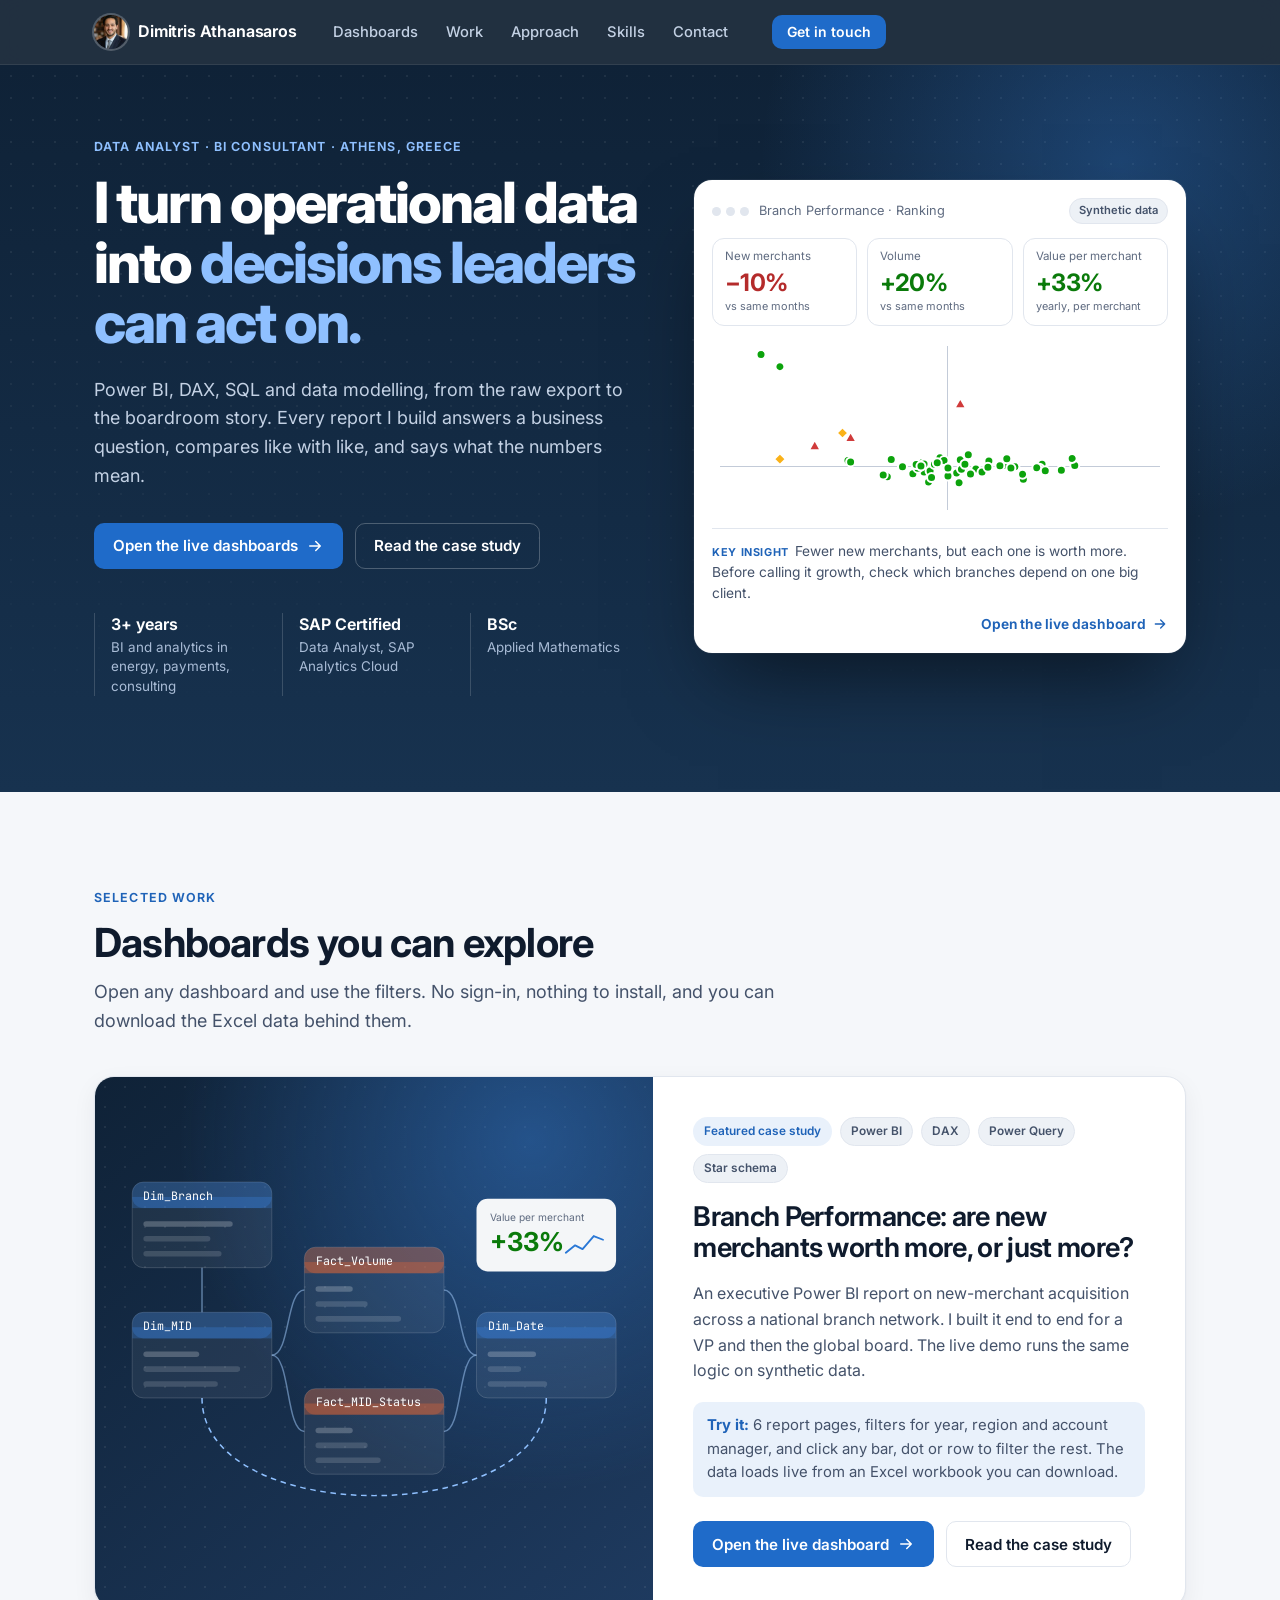
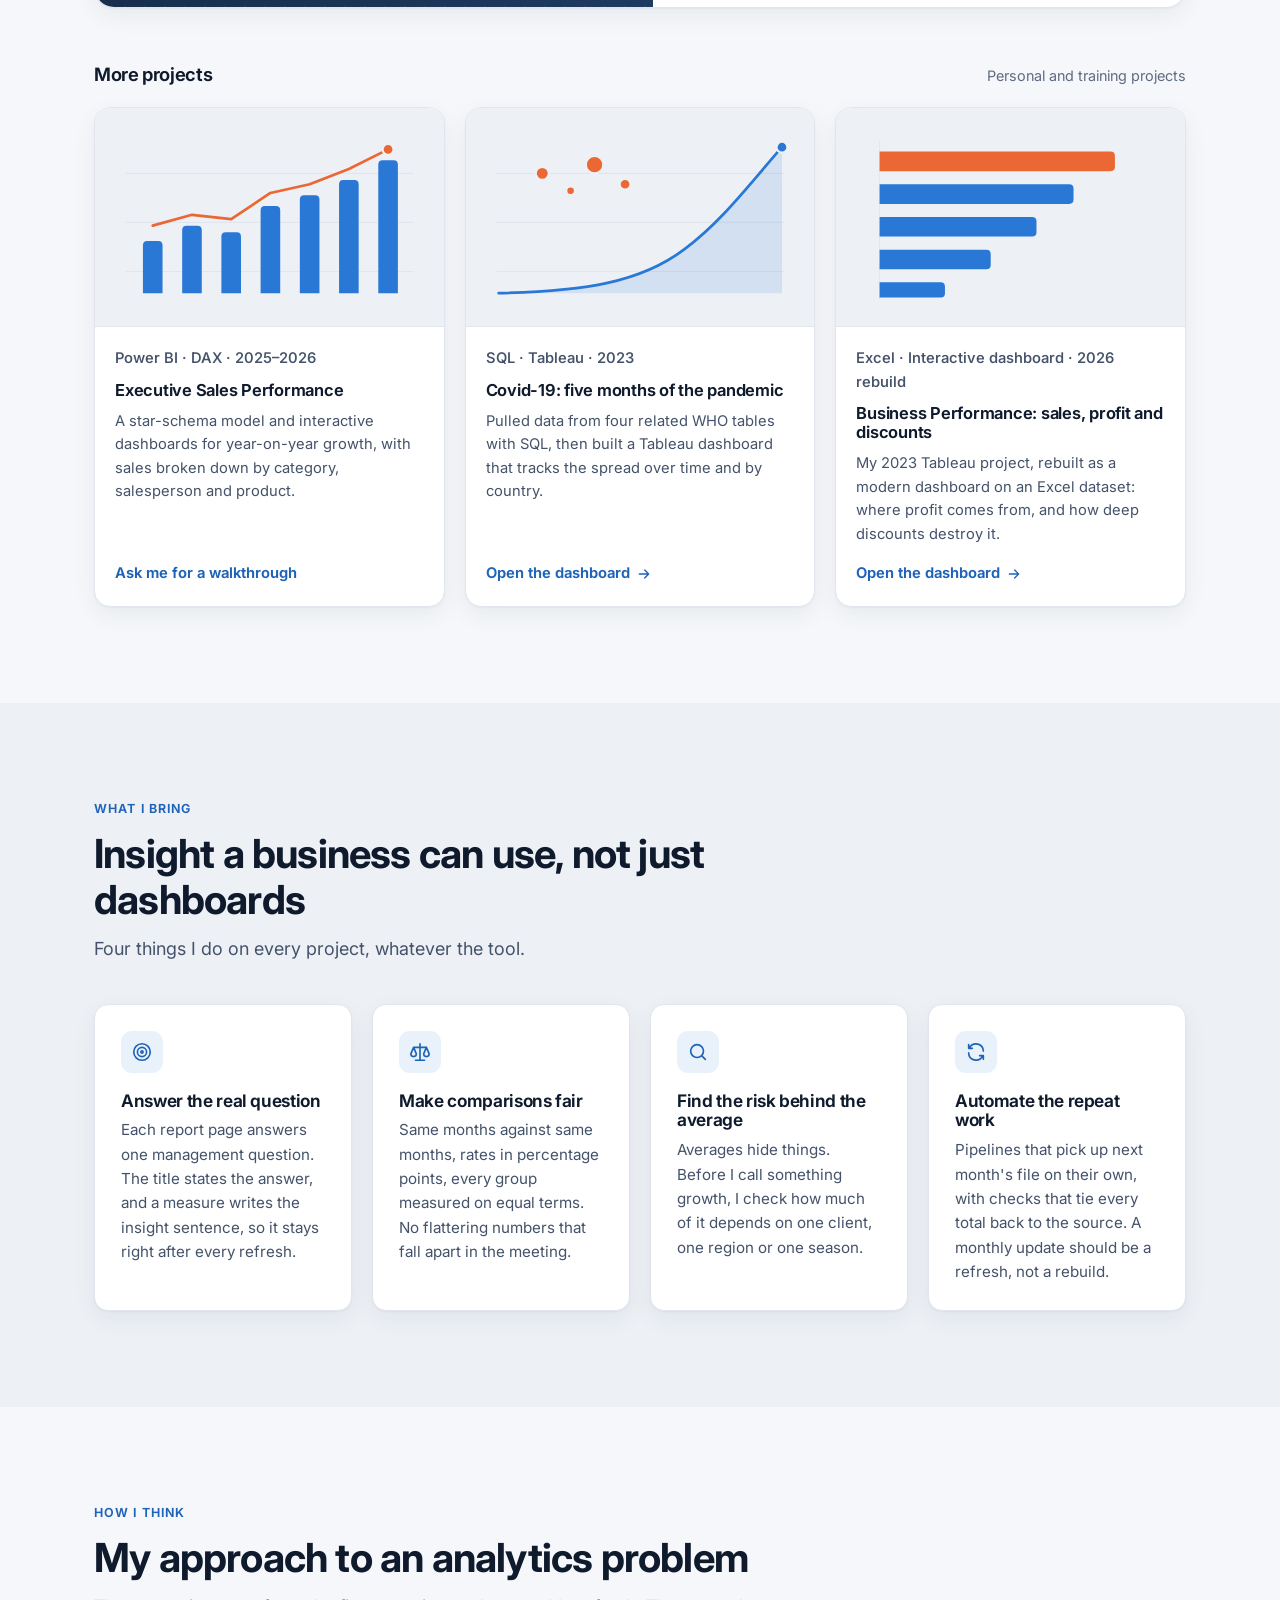
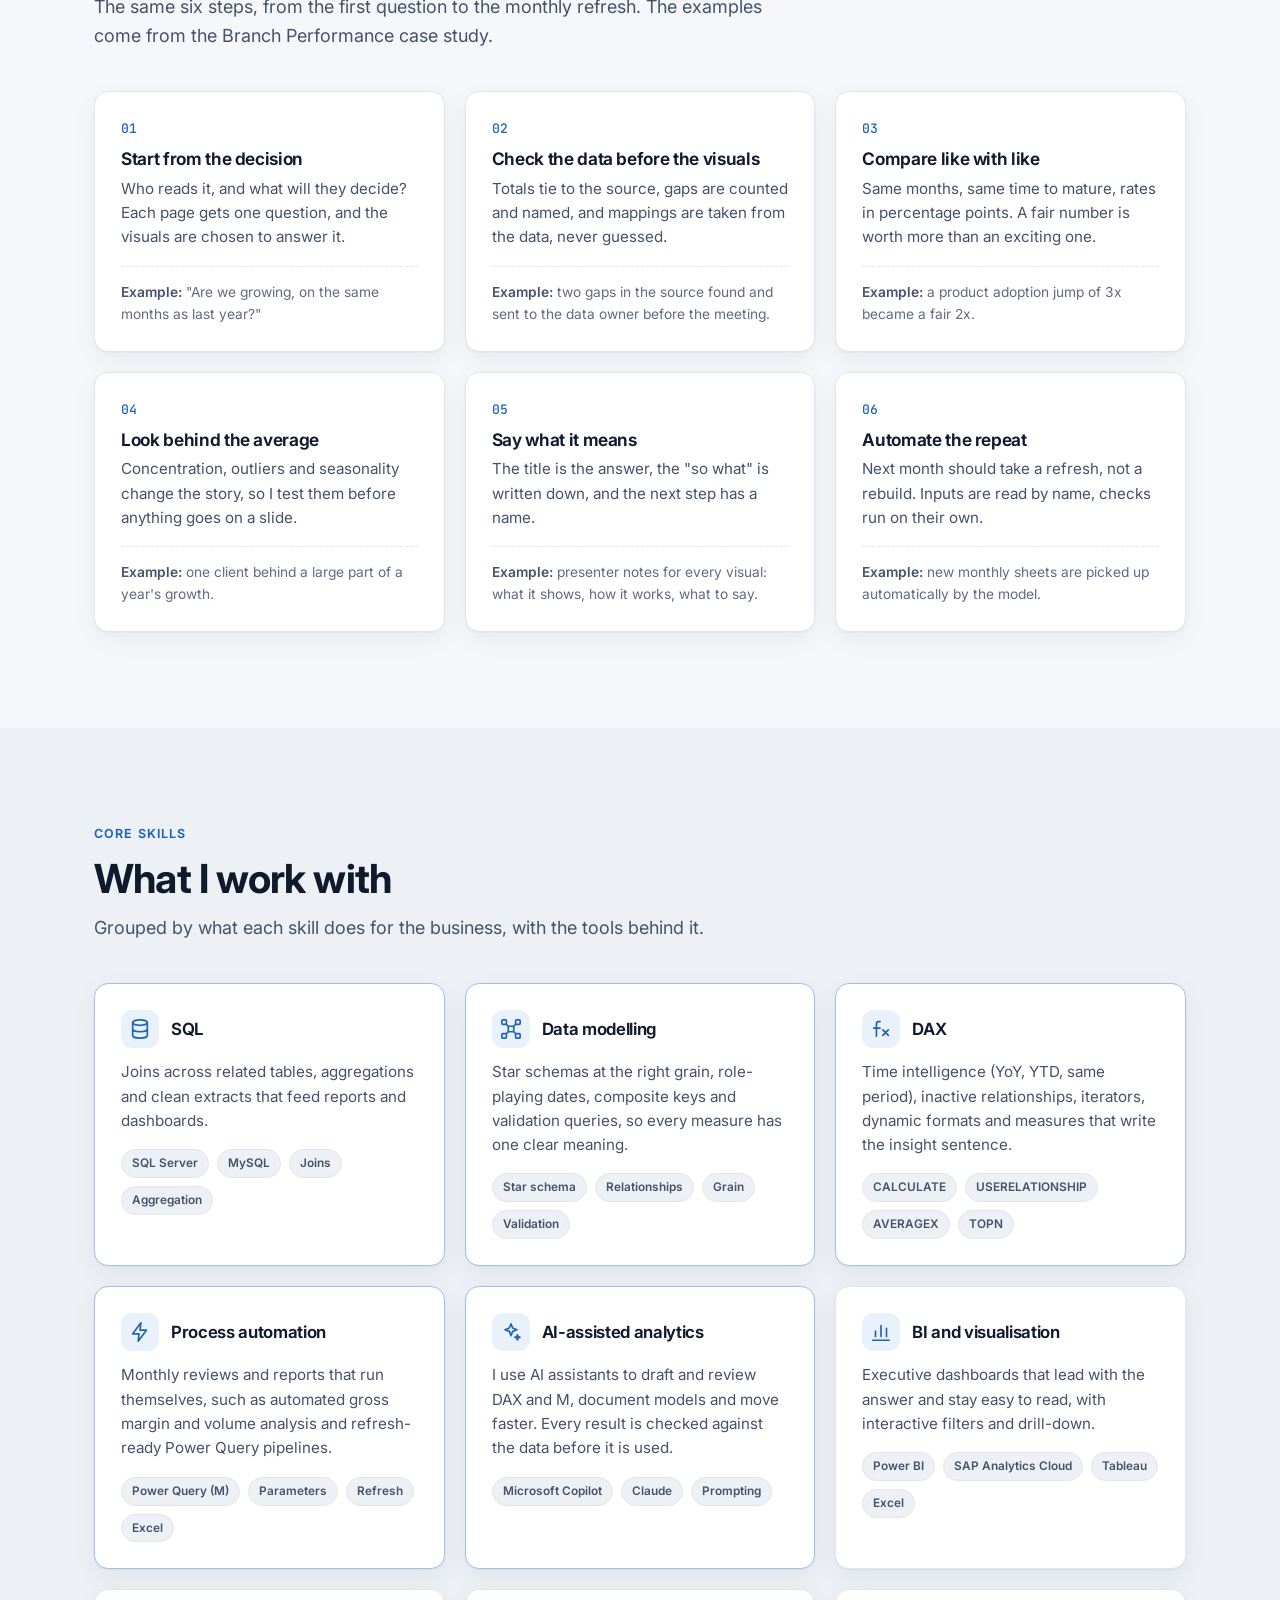
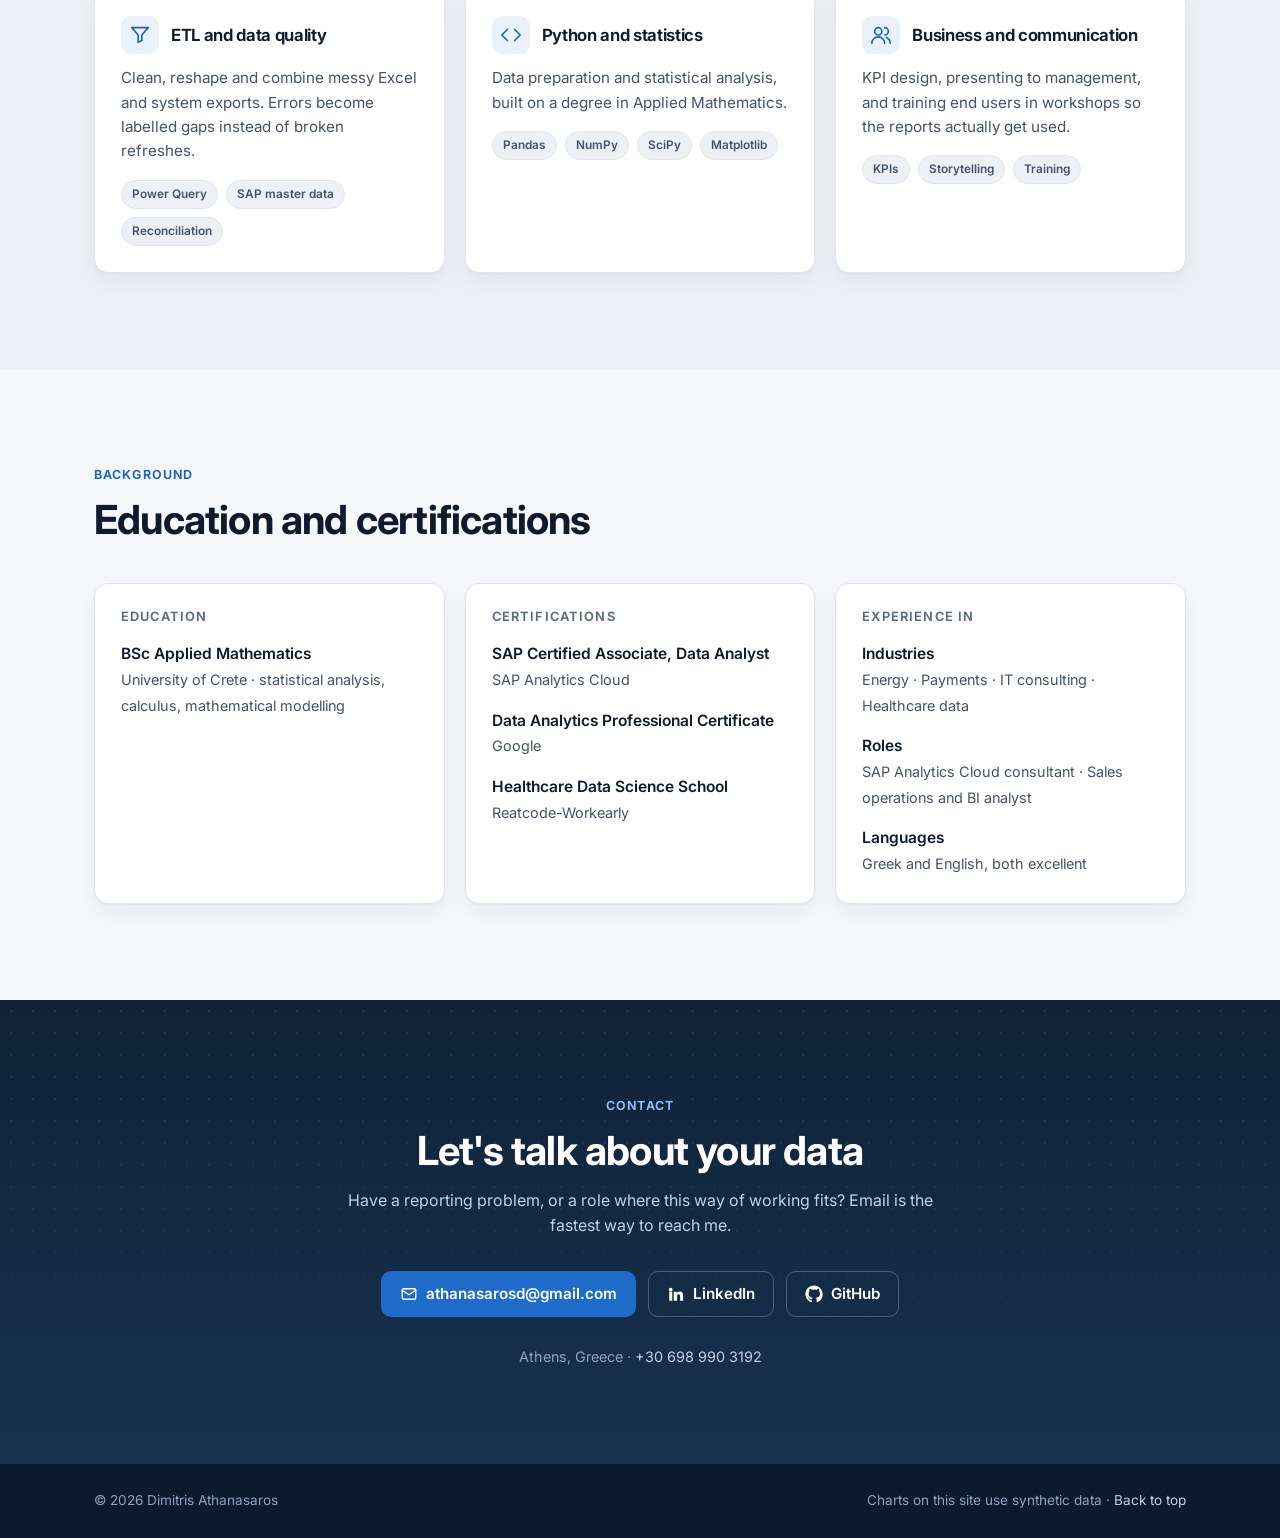
<file: index.html>
<!doctype html>
<html lang="en">
<head>
  <meta charset="utf-8">
  <meta name="viewport" content="width=device-width, initial-scale=1">
  <title>Dimitris Athanasaros · Data Analyst &amp; BI Consultant</title>
  <meta name="description" content="Data Analyst and BI consultant in Athens. Power BI, DAX, SQL and data modelling: reports that answer a business question, compare fairly and say what it means.">
  <meta name="author" content="Dimitris Athanasaros">
  <meta name="theme-color" content="#0f2237">
  <link rel="canonical" href="https://dimitrisatha.github.io/DataDim.github.io/">
  <meta property="og:type" content="website">
  <meta property="og:title" content="Dimitris Athanasaros · Data Analyst &amp; BI Consultant">
  <meta property="og:description" content="Power BI, DAX, SQL and data modelling, from the raw export to the boardroom story.">
  <meta property="og:url" content="https://dimitrisatha.github.io/DataDim.github.io/">
  <meta property="og:image" content="https://dimitrisatha.github.io/DataDim.github.io/images/og-cover.png">
  <meta name="twitter:card" content="summary_large_image">
  <link rel="icon" href="favicon.svg" type="image/svg+xml">
  <link rel="preconnect" href="https://fonts.googleapis.com">
  <link rel="preconnect" href="https://fonts.gstatic.com" crossorigin>
  <link rel="stylesheet" href="https://fonts.googleapis.com/css2?family=Inter:wght@400;500;600;700;800&amp;family=JetBrains+Mono:wght@400;500;600&amp;display=swap">
  <link rel="stylesheet" href="css/site.css">
</head>
<body>
  <a class="skip" href="#main">Skip to content</a>

  <header class="nav">
    <div class="wrap nav-in">
      <a class="brand" href="./" aria-label="Dimitris Athanasaros, home"><img class="avatar" src="images/avatar-96.jpg" alt="" width="34" height="34"><span class="brand-name">Dimitris Athanasaros</span></a>
      <nav aria-label="Main">
        <ul class="nav-links">
          <li><a href="dashboard.html">Dashboards</a></li>
          <li><a href="#work">Work</a></li>
          <li><a href="#approach">Approach</a></li>
          <li><a href="#skills">Skills</a></li>
          <li><a href="#contact">Contact</a></li>
        </ul>
      </nav>
      <a class="btn btn-sm btn-primary nav-cta" href="mailto:athanasarosd@gmail.com">Get in touch</a>
    </div>
  </header>

  <main id="main">
    <!-- Hero -->
    <section class="hero">
      <div class="wrap hero-grid">
        <div>
          <p class="eyebrow">Data Analyst · BI Consultant · Athens, Greece</p>
          <h1>I turn operational data into <em>decisions leaders can act on.</em></h1>
          <p class="lead">Power BI, DAX, SQL and data modelling, from the raw export to the boardroom story. Every report I build answers a business question, compares like with like, and says what the numbers mean.</p>
          <div class="cta-row">
            <a class="btn btn-primary" href="dashboard.html">Open the live dashboards
              <svg viewBox="0 0 24 24" fill="none" stroke="currentColor" stroke-width="2" stroke-linecap="round" stroke-linejoin="round" aria-hidden="true"><path d="M5 12h14M13 6l6 6-6 6"/></svg></a>
            <a class="btn btn-ghost-dark" href="branch-performance.html">Read the case study</a>
          </div>
          <ul class="hero-facts">
            <li><strong>3+ years</strong>BI and analytics in energy, payments, consulting</li>
            <li><strong>SAP Certified</strong>Data Analyst, SAP Analytics Cloud</li>
            <li><strong>BSc</strong>Applied Mathematics</li>
          </ul>
        </div>

        <a class="preview-link" href="dashboard.html" aria-label="Open the live Branch Performance dashboard">
        <figure class="preview">
          <div class="preview-head">
            <span class="dots" aria-hidden="true"><i></i><i></i><i></i></span>
            <span>Branch Performance · Ranking</span>
            <span class="tag-synth">Synthetic data</span>
          </div>
          <div class="preview-kpis">
            <div class="kpi"><span class="kpi-label">New merchants</span><span class="kpi-value down">−10%</span><span class="kpi-sub">vs same months</span></div>
            <div class="kpi"><span class="kpi-label">Volume</span><span class="kpi-value up">+20%</span><span class="kpi-sub">vs same months</span></div>
            <div class="kpi"><span class="kpi-label">Value per merchant</span><span class="kpi-value up">+33%</span><span class="kpi-sub">yearly, per merchant</span></div>
          </div>
          <div class="preview-chart" id="hero-scatter"></div>
          <figcaption class="preview-insight"><span class="insight-tag">Key insight</span>Fewer new merchants, but each one is worth more. Before calling it growth, check which branches depend on one big client.</figcaption>
          <p class="preview-open">Open the live dashboard <svg viewBox="0 0 24 24" fill="none" stroke="currentColor" stroke-width="2" stroke-linecap="round" stroke-linejoin="round" aria-hidden="true"><path d="M5 12h14M13 6l6 6-6 6"/></svg></p>
        </figure>
        </a>
      </div>
    </section>

    <!-- Work -->
    <section class="section" id="work">
      <div class="wrap">
        <div class="section-head">
          <p class="eyebrow">Selected work</p>
          <h2>Dashboards you can explore</h2>
          <p class="lead">Open any dashboard and use the filters. No sign-in, nothing to install, and you can download the Excel data behind them.</p>
        </div>

        <article class="feature">
          <a class="feature-art" href="dashboard.html" tabindex="-1" aria-hidden="true">
            <svg viewBox="0 0 600 400" preserveAspectRatio="xMidYMid meet">
              <g fill="none" stroke="#9cc4f2" stroke-opacity=".55" stroke-width="1.6">
                <path d="M115 120V168"/>
                <path d="M190 214C210 214 205 144 225 144"/>
                <path d="M190 214C210 214 205 296 225 296"/>
                <path d="M375 144C395 144 390 214 410 214"/>
                <path d="M375 296C395 296 390 214 410 214"/>
              </g>
              <path d="M115 260C115 400 485 400 485 260" fill="none" stroke="#8fc0ff" stroke-width="1.6" stroke-dasharray="6 5"/>
              <g font-family="JetBrains Mono, monospace" font-size="12.5" fill="#fff">
                <g transform="translate(40 28)"><rect width="150" height="92" rx="12" fill="#fff" fill-opacity=".06" stroke="#fff" stroke-opacity=".16"/><rect width="150" height="28" rx="12" fill="#3987e5" fill-opacity=".28"/><rect y="16" width="150" height="12" fill="#3987e5" fill-opacity=".28"/><text x="12" y="19">Dim_Branch</text><rect x="12" y="42" width="96" height="6" rx="3" fill="#fff" fill-opacity=".22"/><rect x="12" y="58" width="72" height="6" rx="3" fill="#fff" fill-opacity=".14"/><rect x="12" y="74" width="84" height="6" rx="3" fill="#fff" fill-opacity=".14"/></g>
                <g transform="translate(40 168)"><rect width="150" height="92" rx="12" fill="#fff" fill-opacity=".06" stroke="#fff" stroke-opacity=".16"/><rect width="150" height="28" rx="12" fill="#3987e5" fill-opacity=".28"/><rect y="16" width="150" height="12" fill="#3987e5" fill-opacity=".28"/><text x="12" y="19">Dim_MID</text><rect x="12" y="42" width="60" height="6" rx="3" fill="#fff" fill-opacity=".22"/><rect x="12" y="58" width="104" height="6" rx="3" fill="#fff" fill-opacity=".14"/><rect x="12" y="74" width="80" height="6" rx="3" fill="#fff" fill-opacity=".14"/></g>
                <g transform="translate(225 98)"><rect width="150" height="92" rx="12" fill="#fff" fill-opacity=".06" stroke="#fff" stroke-opacity=".16"/><rect width="150" height="28" rx="12" fill="#eb6834" fill-opacity=".32"/><rect y="16" width="150" height="12" fill="#eb6834" fill-opacity=".32"/><text x="12" y="19">Fact_Volume</text><rect x="12" y="42" width="40" height="6" rx="3" fill="#fff" fill-opacity=".22"/><rect x="12" y="58" width="56" height="6" rx="3" fill="#fff" fill-opacity=".14"/><rect x="12" y="74" width="92" height="6" rx="3" fill="#fff" fill-opacity=".14"/></g>
                <g transform="translate(225 250)"><rect width="150" height="92" rx="12" fill="#fff" fill-opacity=".06" stroke="#fff" stroke-opacity=".16"/><rect width="150" height="28" rx="12" fill="#eb6834" fill-opacity=".32"/><rect y="16" width="150" height="12" fill="#eb6834" fill-opacity=".32"/><text x="12" y="19">Fact_MID_Status</text><rect x="12" y="42" width="40" height="6" rx="3" fill="#fff" fill-opacity=".22"/><rect x="12" y="58" width="56" height="6" rx="3" fill="#fff" fill-opacity=".14"/><rect x="12" y="74" width="70" height="6" rx="3" fill="#fff" fill-opacity=".14"/></g>
                <g transform="translate(410 168)"><rect width="150" height="92" rx="12" fill="#fff" fill-opacity=".06" stroke="#fff" stroke-opacity=".16"/><rect width="150" height="28" rx="12" fill="#3987e5" fill-opacity=".28"/><rect y="16" width="150" height="12" fill="#3987e5" fill-opacity=".28"/><text x="12" y="19">Dim_Date</text><rect x="12" y="42" width="52" height="6" rx="3" fill="#fff" fill-opacity=".22"/><rect x="12" y="58" width="36" height="6" rx="3" fill="#fff" fill-opacity=".14"/><rect x="12" y="74" width="64" height="6" rx="3" fill="#fff" fill-opacity=".14"/></g>
              </g>
              <g transform="translate(410 46)">
                <rect width="150" height="78" rx="12" fill="#fff" fill-opacity=".95"/>
                <text x="14" y="24" font-family="Inter, sans-serif" font-size="11" fill="#5f6b80">Value per merchant</text>
                <text x="14" y="56" font-family="Inter, sans-serif" font-size="28" font-weight="700" fill="#0a7a0a">+33%</text>
                <path d="M96 58l10-8 8 4 12-14 10 4" fill="none" stroke="#2a78d6" stroke-width="2" stroke-linecap="round" stroke-linejoin="round"/>
              </g>
            </svg>
          </a>
          <div class="feature-body">
            <div class="chips">
              <span class="chip chip-accent">Featured case study</span>
              <span class="chip">Power BI</span>
              <span class="chip">DAX</span>
              <span class="chip">Power Query</span>
              <span class="chip">Star schema</span>
            </div>
            <h3>Branch Performance: are new merchants worth more, or just more?</h3>
            <p>An executive Power BI report on new-merchant acquisition across a national branch network. I built it end to end for a VP and then the global board. The live demo runs the same logic on synthetic data.</p>
            <p class="feature-try"><b>Try it:</b> 6 report pages, filters for year, region and account manager, and click any bar, dot or row to filter the rest. The data loads live from an Excel workbook you can download.</p>
            <div class="cta-row feature-cta">
              <a class="btn btn-primary" href="dashboard.html">Open the live dashboard <svg viewBox="0 0 24 24" fill="none" stroke="currentColor" stroke-width="2" stroke-linecap="round" stroke-linejoin="round" aria-hidden="true"><path d="M5 12h14M13 6l6 6-6 6"/></svg></a>
              <a class="btn btn-outline" href="branch-performance.html">Read the case study</a>
            </div>
          </div>
        </article>

        <div class="sub-head">
          <h3>More projects</h3>
          <p>Personal and training projects</p>
        </div>
        <div class="projects">
          <article class="project">
            <div class="project-art" aria-hidden="true">
              <svg viewBox="0 0 320 200" preserveAspectRatio="xMidYMid slice">
                <rect class="art-bg" width="320" height="200"/>
                <path class="art-grid" d="M28 60H292M28 105H292M28 150H292"/>
                <path class="art-a" d="M44 170V126Q44 122 48 122H58Q62 122 62 126V170Z"/>
                <path class="art-a" d="M80 170V112Q80 108 84 108H94Q98 108 98 112V170Z"/>
                <path class="art-a" d="M116 170V118Q116 114 120 114H130Q134 114 134 118V170Z"/>
                <path class="art-a" d="M152 170V94Q152 90 156 90H166Q170 90 170 94V170Z"/>
                <path class="art-a" d="M188 170V84Q188 80 192 80H202Q206 80 206 84V170Z"/>
                <path class="art-a" d="M224 170V70Q224 66 228 66H238Q242 66 242 70V170Z"/>
                <path class="art-a" d="M260 170V52Q260 48 264 48H274Q278 48 278 52V170Z"/>
                <path class="art-line-b" d="M53 108L89 98L125 102L161 78L197 70L233 56L269 38"/>
                <circle class="art-b art-ring" cx="269" cy="38" r="5"/>
              </svg>
            </div>
            <div class="project-body">
              <p class="project-meta">Power BI · DAX · 2025–2026</p>
              <h4>Executive Sales Performance</h4>
              <p>A star-schema model and interactive dashboards for year-on-year growth, with sales broken down by category, salesperson and product.</p>
              <p class="project-foot"><a class="link-arrow" href="mailto:athanasarosd@gmail.com?subject=Executive%20Sales%20Performance%20walkthrough">Ask me for a walkthrough</a></p>
            </div>
          </article>

          <article class="project">
            <div class="project-art" aria-hidden="true">
              <svg viewBox="0 0 320 200" preserveAspectRatio="xMidYMid slice">
                <rect class="art-bg" width="320" height="200"/>
                <path class="art-grid" d="M28 60H292M28 105H292M28 150H292"/>
                <path class="art-a-soft" d="M30 170C110 168 160 160 200 130C235 104 260 70 290 36V170Z"/>
                <path class="art-line-a" d="M30 170C110 168 160 160 200 130C235 104 260 70 290 36"/>
                <circle class="art-a art-ring" cx="290" cy="36" r="5"/>
                <circle class="art-b art-ring" cx="70" cy="60" r="6"/>
                <circle class="art-b art-ring" cx="96" cy="76" r="4"/>
                <circle class="art-b art-ring" cx="118" cy="52" r="8"/>
                <circle class="art-b art-ring" cx="146" cy="70" r="5"/>
              </svg>
            </div>
            <div class="project-body">
              <p class="project-meta">SQL · Tableau · 2023</p>
              <h4>Covid-19: five months of the pandemic</h4>
              <p>Pulled data from four related WHO tables with SQL, then built a Tableau dashboard that tracks the spread over time and by country.</p>
              <p class="project-foot"><a class="link-arrow" href="dashboard.html#dash=covid">Open the dashboard <svg viewBox="0 0 24 24" fill="none" stroke="currentColor" stroke-width="2" stroke-linecap="round" stroke-linejoin="round" aria-hidden="true"><path d="M5 12h14M13 6l6 6-6 6"/></svg></a></p>
            </div>
          </article>

          <article class="project">
            <div class="project-art" aria-hidden="true">
              <svg viewBox="0 0 320 200" preserveAspectRatio="xMidYMid slice">
                <rect class="art-bg" width="320" height="200"/>
                <path class="art-grid" d="M40 30V176"/>
                <path class="art-b" d="M40 40H252Q256 40 256 44V54Q256 58 252 58H40Z"/>
                <path class="art-a" d="M40 70H214Q218 70 218 74V84Q218 88 214 88H40Z"/>
                <path class="art-a" d="M40 100H180Q184 100 184 104V114Q184 118 180 118H40Z"/>
                <path class="art-a" d="M40 130H138Q142 130 142 134V144Q142 148 138 148H40Z"/>
                <path class="art-a" d="M40 160H96Q100 160 100 164V170Q100 174 96 174H40Z"/>
              </svg>
            </div>
            <div class="project-body">
              <p class="project-meta">Excel · Interactive dashboard · 2026 rebuild</p>
              <h4>Business Performance: sales, profit and discounts</h4>
              <p>My 2023 Tableau project, rebuilt as a modern dashboard on an Excel dataset: where profit comes from, and how deep discounts destroy it.</p>
              <p class="project-foot"><a class="link-arrow" href="dashboard.html#dash=business">Open the dashboard <svg viewBox="0 0 24 24" fill="none" stroke="currentColor" stroke-width="2" stroke-linecap="round" stroke-linejoin="round" aria-hidden="true"><path d="M5 12h14M13 6l6 6-6 6"/></svg></a></p>
            </div>
          </article>

        </div>
      </div>
    </section>

    <!-- Value -->
    <section class="section section-alt" id="value">
      <div class="wrap">
        <div class="section-head">
          <p class="eyebrow">What I bring</p>
          <h2>Insight a business can use, not just dashboards</h2>
          <p class="lead">Four things I do on every project, whatever the tool.</p>
        </div>
        <div class="grid-4">
          <article class="card">
            <div class="icon-badge"><svg viewBox="0 0 24 24" fill="none" stroke="currentColor" stroke-width="1.8" stroke-linecap="round" stroke-linejoin="round" aria-hidden="true"><circle cx="12" cy="12" r="9"/><circle cx="12" cy="12" r="5"/><circle cx="12" cy="12" r="1.2"/></svg></div>
            <h3>Answer the real question</h3>
            <p>Each report page answers one management question. The title states the answer, and a measure writes the insight sentence, so it stays right after every refresh.</p>
          </article>
          <article class="card">
            <div class="icon-badge"><svg viewBox="0 0 24 24" fill="none" stroke="currentColor" stroke-width="1.8" stroke-linecap="round" stroke-linejoin="round" aria-hidden="true"><path d="M12 3v18M7 21h10M5 7h14M5 7l-3 7a3 3 0 0 0 6 0zM19 7l-3 7a3 3 0 0 0 6 0z"/></svg></div>
            <h3>Make comparisons fair</h3>
            <p>Same months against same months, rates in percentage points, every group measured on equal terms. No flattering numbers that fall apart in the meeting.</p>
          </article>
          <article class="card">
            <div class="icon-badge"><svg viewBox="0 0 24 24" fill="none" stroke="currentColor" stroke-width="1.8" stroke-linecap="round" stroke-linejoin="round" aria-hidden="true"><circle cx="11" cy="11" r="7"/><path d="m20 20-3.5-3.5"/></svg></div>
            <h3>Find the risk behind the average</h3>
            <p>Averages hide things. Before I call something growth, I check how much of it depends on one client, one region or one season.</p>
          </article>
          <article class="card">
            <div class="icon-badge"><svg viewBox="0 0 24 24" fill="none" stroke="currentColor" stroke-width="1.8" stroke-linecap="round" stroke-linejoin="round" aria-hidden="true"><path d="M20 11a8 8 0 0 0-14.9-3.9M4 4v4h4M4 13a8 8 0 0 0 14.9 3.9M20 20v-4h-4"/></svg></div>
            <h3>Automate the repeat work</h3>
            <p>Pipelines that pick up next month's file on their own, with checks that tie every total back to the source. A monthly update should be a refresh, not a rebuild.</p>
          </article>
        </div>
      </div>
    </section>


    <!-- Approach -->
    <section class="section" id="approach">
      <div class="wrap">
        <div class="section-head">
          <p class="eyebrow">How I think</p>
          <h2>My approach to an analytics problem</h2>
          <p class="lead">The same six steps, from the first question to the monthly refresh. The examples come from the Branch Performance case study.</p>
        </div>
        <ol class="steps">
          <li class="card">
            <span class="step-num">01</span>
            <h3>Start from the decision</h3>
            <p>Who reads it, and what will they decide? Each page gets one question, and the visuals are chosen to answer it.</p>
            <p class="step-eg"><b>Example:</b> "Are we growing, on the same months as last year?"</p>
          </li>
          <li class="card">
            <span class="step-num">02</span>
            <h3>Check the data before the visuals</h3>
            <p>Totals tie to the source, gaps are counted and named, and mappings are taken from the data, never guessed.</p>
            <p class="step-eg"><b>Example:</b> two gaps in the source found and sent to the data owner before the meeting.</p>
          </li>
          <li class="card">
            <span class="step-num">03</span>
            <h3>Compare like with like</h3>
            <p>Same months, same time to mature, rates in percentage points. A fair number is worth more than an exciting one.</p>
            <p class="step-eg"><b>Example:</b> a product adoption jump of 3x became a fair 2x.</p>
          </li>
          <li class="card">
            <span class="step-num">04</span>
            <h3>Look behind the average</h3>
            <p>Concentration, outliers and seasonality change the story, so I test them before anything goes on a slide.</p>
            <p class="step-eg"><b>Example:</b> one client behind a large part of a year's growth.</p>
          </li>
          <li class="card">
            <span class="step-num">05</span>
            <h3>Say what it means</h3>
            <p>The title is the answer, the "so what" is written down, and the next step has a name.</p>
            <p class="step-eg"><b>Example:</b> presenter notes for every visual: what it shows, how it works, what to say.</p>
          </li>
          <li class="card">
            <span class="step-num">06</span>
            <h3>Automate the repeat</h3>
            <p>Next month should take a refresh, not a rebuild. Inputs are read by name, checks run on their own.</p>
            <p class="step-eg"><b>Example:</b> new monthly sheets are picked up automatically by the model.</p>
          </li>
        </ol>
      </div>
    </section>

    <!-- Skills -->
    <section class="section section-alt" id="skills">
      <div class="wrap">
        <div class="section-head">
          <p class="eyebrow">Core skills</p>
          <h2>What I work with</h2>
          <p class="lead">Grouped by what each skill does for the business, with the tools behind it.</p>
        </div>
        <div class="grid-3">
          <article class="card skill key">
            <div class="skill-head"><div class="icon-badge"><svg viewBox="0 0 24 24" fill="none" stroke="currentColor" stroke-width="1.8" stroke-linecap="round" stroke-linejoin="round" aria-hidden="true"><ellipse cx="12" cy="5" rx="8" ry="3"/><path d="M4 5v14c0 1.7 3.6 3 8 3s8-1.3 8-3V5M4 12c0 1.7 3.6 3 8 3s8-1.3 8-3"/></svg></div><h3>SQL</h3></div>
            <p>Joins across related tables, aggregations and clean extracts that feed reports and dashboards.</p>
            <div class="chips"><span class="chip">SQL Server</span><span class="chip">MySQL</span><span class="chip">Joins</span><span class="chip">Aggregation</span></div>
          </article>
          <article class="card skill key">
            <div class="skill-head"><div class="icon-badge"><svg viewBox="0 0 24 24" fill="none" stroke="currentColor" stroke-width="1.8" stroke-linecap="round" stroke-linejoin="round" aria-hidden="true"><rect x="9" y="9" width="6" height="6" rx="1"/><rect x="2" y="2" width="5" height="5" rx="1"/><rect x="17" y="2" width="5" height="5" rx="1"/><rect x="2" y="17" width="5" height="5" rx="1"/><rect x="17" y="17" width="5" height="5" rx="1"/><path d="M7 7l2 2M17 7l-2 2M7 17l2-2M17 17l-2-2"/></svg></div><h3>Data modelling</h3></div>
            <p>Star schemas at the right grain, role-playing dates, composite keys and validation queries, so every measure has one clear meaning.</p>
            <div class="chips"><span class="chip">Star schema</span><span class="chip">Relationships</span><span class="chip">Grain</span><span class="chip">Validation</span></div>
          </article>
          <article class="card skill key">
            <div class="skill-head"><div class="icon-badge"><svg viewBox="0 0 24 24" fill="none" stroke="currentColor" stroke-width="1.8" stroke-linecap="round" stroke-linejoin="round" aria-hidden="true"><path d="M11 4H9.5A2.5 2.5 0 0 0 7 6.5V20M4 11h7M14 13l6 6M20 13l-6 6"/></svg></div><h3>DAX</h3></div>
            <p>Time intelligence (YoY, YTD, same period), inactive relationships, iterators, dynamic formats and measures that write the insight sentence.</p>
            <div class="chips"><span class="chip">CALCULATE</span><span class="chip">USERELATIONSHIP</span><span class="chip">AVERAGEX</span><span class="chip">TOPN</span></div>
          </article>
          <article class="card skill key">
            <div class="skill-head"><div class="icon-badge"><svg viewBox="0 0 24 24" fill="none" stroke="currentColor" stroke-width="1.8" stroke-linecap="round" stroke-linejoin="round" aria-hidden="true"><path d="M13 2 4 14h7l-1 8 9-12h-7z"/></svg></div><h3>Process automation</h3></div>
            <p>Monthly reviews and reports that run themselves, such as automated gross margin and volume analysis and refresh-ready Power Query pipelines.</p>
            <div class="chips"><span class="chip">Power Query (M)</span><span class="chip">Parameters</span><span class="chip">Refresh</span><span class="chip">Excel</span></div>
          </article>
          <article class="card skill key">
            <div class="skill-head"><div class="icon-badge"><svg viewBox="0 0 24 24" fill="none" stroke="currentColor" stroke-width="1.8" stroke-linecap="round" stroke-linejoin="round" aria-hidden="true"><path d="M12 3l1.8 4.7 4.7 1.8-4.7 1.8L12 16l-1.8-4.7-4.7-1.8 4.7-1.8z"/><path d="M19 15l.8 2 2 .8-2 .8-.8 2-.8-2-2-.8 2-.8z"/></svg></div><h3>AI-assisted analytics</h3></div>
            <p>I use AI assistants to draft and review DAX and M, document models and move faster. Every result is checked against the data before it is used.</p>
            <div class="chips"><span class="chip">Microsoft Copilot</span><span class="chip">Claude</span><span class="chip">Prompting</span></div>
          </article>
          <article class="card skill">
            <div class="skill-head"><div class="icon-badge"><svg viewBox="0 0 24 24" fill="none" stroke="currentColor" stroke-width="1.8" stroke-linecap="round" stroke-linejoin="round" aria-hidden="true"><path d="M3 21h18M6 17v-6M12 17V5M18 17v-9"/></svg></div><h3>BI and visualisation</h3></div>
            <p>Executive dashboards that lead with the answer and stay easy to read, with interactive filters and drill-down.</p>
            <div class="chips"><span class="chip">Power BI</span><span class="chip">SAP Analytics Cloud</span><span class="chip">Tableau</span><span class="chip">Excel</span></div>
          </article>
          <article class="card skill">
            <div class="skill-head"><div class="icon-badge"><svg viewBox="0 0 24 24" fill="none" stroke="currentColor" stroke-width="1.8" stroke-linecap="round" stroke-linejoin="round" aria-hidden="true"><path d="M3 4h18l-7 8v6l-4 2v-8z"/></svg></div><h3>ETL and data quality</h3></div>
            <p>Clean, reshape and combine messy Excel and system exports. Errors become labelled gaps instead of broken refreshes.</p>
            <div class="chips"><span class="chip">Power Query</span><span class="chip">SAP master data</span><span class="chip">Reconciliation</span></div>
          </article>
          <article class="card skill">
            <div class="skill-head"><div class="icon-badge"><svg viewBox="0 0 24 24" fill="none" stroke="currentColor" stroke-width="1.8" stroke-linecap="round" stroke-linejoin="round" aria-hidden="true"><path d="M8 6 2 12l6 6M16 6l6 6-6 6"/></svg></div><h3>Python and statistics</h3></div>
            <p>Data preparation and statistical analysis, built on a degree in Applied Mathematics.</p>
            <div class="chips"><span class="chip">Pandas</span><span class="chip">NumPy</span><span class="chip">SciPy</span><span class="chip">Matplotlib</span></div>
          </article>
          <article class="card skill">
            <div class="skill-head"><div class="icon-badge"><svg viewBox="0 0 24 24" fill="none" stroke="currentColor" stroke-width="1.8" stroke-linecap="round" stroke-linejoin="round" aria-hidden="true"><circle cx="9" cy="8" r="4"/><path d="M2 21a7 7 0 0 1 14 0M16 4a4 4 0 0 1 0 8M22 21a7 7 0 0 0-4-6.3"/></svg></div><h3>Business and communication</h3></div>
            <p>KPI design, presenting to management, and training end users in workshops so the reports actually get used.</p>
            <div class="chips"><span class="chip">KPIs</span><span class="chip">Storytelling</span><span class="chip">Training</span></div>
          </article>
        </div>
      </div>
    </section>

    <!-- Background -->
    <section class="section" id="background">
      <div class="wrap">
        <div class="section-head">
          <p class="eyebrow">Background</p>
          <h2>Education and certifications</h2>
        </div>
        <div class="grid-3">
          <article class="card">
            <h3 class="bg-title">Education</h3>
            <ul class="bg-list">
              <li><strong>BSc Applied Mathematics</strong><span>University of Crete · statistical analysis, calculus, mathematical modelling</span></li>
            </ul>
          </article>
          <article class="card">
            <h3 class="bg-title">Certifications</h3>
            <ul class="bg-list">
              <li><strong>SAP Certified Associate, Data Analyst</strong><span>SAP Analytics Cloud</span></li>
              <li><strong>Data Analytics Professional Certificate</strong><span>Google</span></li>
              <li><strong>Healthcare Data Science School</strong><span>Reatcode-Workearly</span></li>
            </ul>
          </article>
          <article class="card">
            <h3 class="bg-title">Experience in</h3>
            <ul class="bg-list">
              <li><strong>Industries</strong><span>Energy · Payments · IT consulting · Healthcare data</span></li>
              <li><strong>Roles</strong><span>SAP Analytics Cloud consultant · Sales operations and BI analyst</span></li>
              <li><strong>Languages</strong><span>Greek and English, both excellent</span></li>
            </ul>
          </article>
        </div>
      </div>
    </section>

    <!-- Contact -->
    <section class="contact" id="contact">
      <div class="wrap">
        <p class="eyebrow">Contact</p>
        <h2>Let's talk about your data</h2>
        <p>Have a reporting problem, or a role where this way of working fits? Email is the fastest way to reach me.</p>
        <div class="cta-row">
          <a class="btn btn-primary" href="mailto:athanasarosd@gmail.com">
            <svg viewBox="0 0 24 24" fill="none" stroke="currentColor" stroke-width="1.8" stroke-linecap="round" stroke-linejoin="round" aria-hidden="true"><rect x="3" y="5" width="18" height="14" rx="2"/><path d="m3 7 9 6 9-6"/></svg>athanasarosd@gmail.com</a>
          <a class="btn btn-ghost-dark" href="https://www.linkedin.com/in/dimitris-athanasaros/" target="_blank" rel="noopener">
            <svg viewBox="0 0 24 24" fill="currentColor" aria-hidden="true"><path d="M4.98 3.5a2.5 2.5 0 1 1 0 5 2.5 2.5 0 0 1 0-5zM3 9h4v12H3zM9 9h3.8v1.7h.1c.5-1 1.8-2 3.8-2 4 0 4.8 2.6 4.8 6V21h-4v-5.6c0-1.3 0-3-1.9-3s-2.1 1.4-2.1 2.9V21H9z"/></svg>LinkedIn</a>
          <a class="btn btn-ghost-dark" href="https://github.com/DimitrisAtha" target="_blank" rel="noopener">
            <svg viewBox="0 0 24 24" fill="currentColor" aria-hidden="true"><path d="M12 .5C5.7.5.5 5.7.5 12c0 5.1 3.3 9.4 7.9 10.9.6.1.8-.3.8-.6v-2c-3.2.7-3.9-1.5-3.9-1.5-.5-1.3-1.3-1.7-1.3-1.7-1-.7.1-.7.1-.7 1.2.1 1.8 1.2 1.8 1.2 1 1.8 2.8 1.3 3.5 1 .1-.8.4-1.3.7-1.6-2.6-.3-5.3-1.3-5.3-5.7 0-1.3.5-2.3 1.2-3.1-.1-.3-.5-1.5.1-3.1 0 0 1-.3 3.3 1.2a11.4 11.4 0 0 1 6 0c2.3-1.5 3.3-1.2 3.3-1.2.6 1.6.2 2.8.1 3.1.8.8 1.2 1.9 1.2 3.1 0 4.4-2.7 5.4-5.3 5.7.4.4.8 1.1.8 2.2v3.3c0 .3.2.7.8.6A11.5 11.5 0 0 0 23.5 12C23.5 5.7 18.3.5 12 .5z"/></svg>GitHub</a>
        </div>
        <p class="contact-small">Athens, Greece · <a href="tel:+306989903192">+30 698 990 3192</a></p>
      </div>
    </section>
  </main>

  <footer class="site-foot">
    <div class="wrap">
      <span>© <span data-year>2026</span> Dimitris Athanasaros</span>
      <span>Charts on this site use synthetic data · <a href="#main">Back to top</a></span>
    </div>
  </footer>

  <script src="js/site.js"></script>
  <script src="js/demo-data.js"></script>
  <script src="js/demo-model.js"></script>
  <script src="js/charts.js"></script>
</body>
</html>
</file>
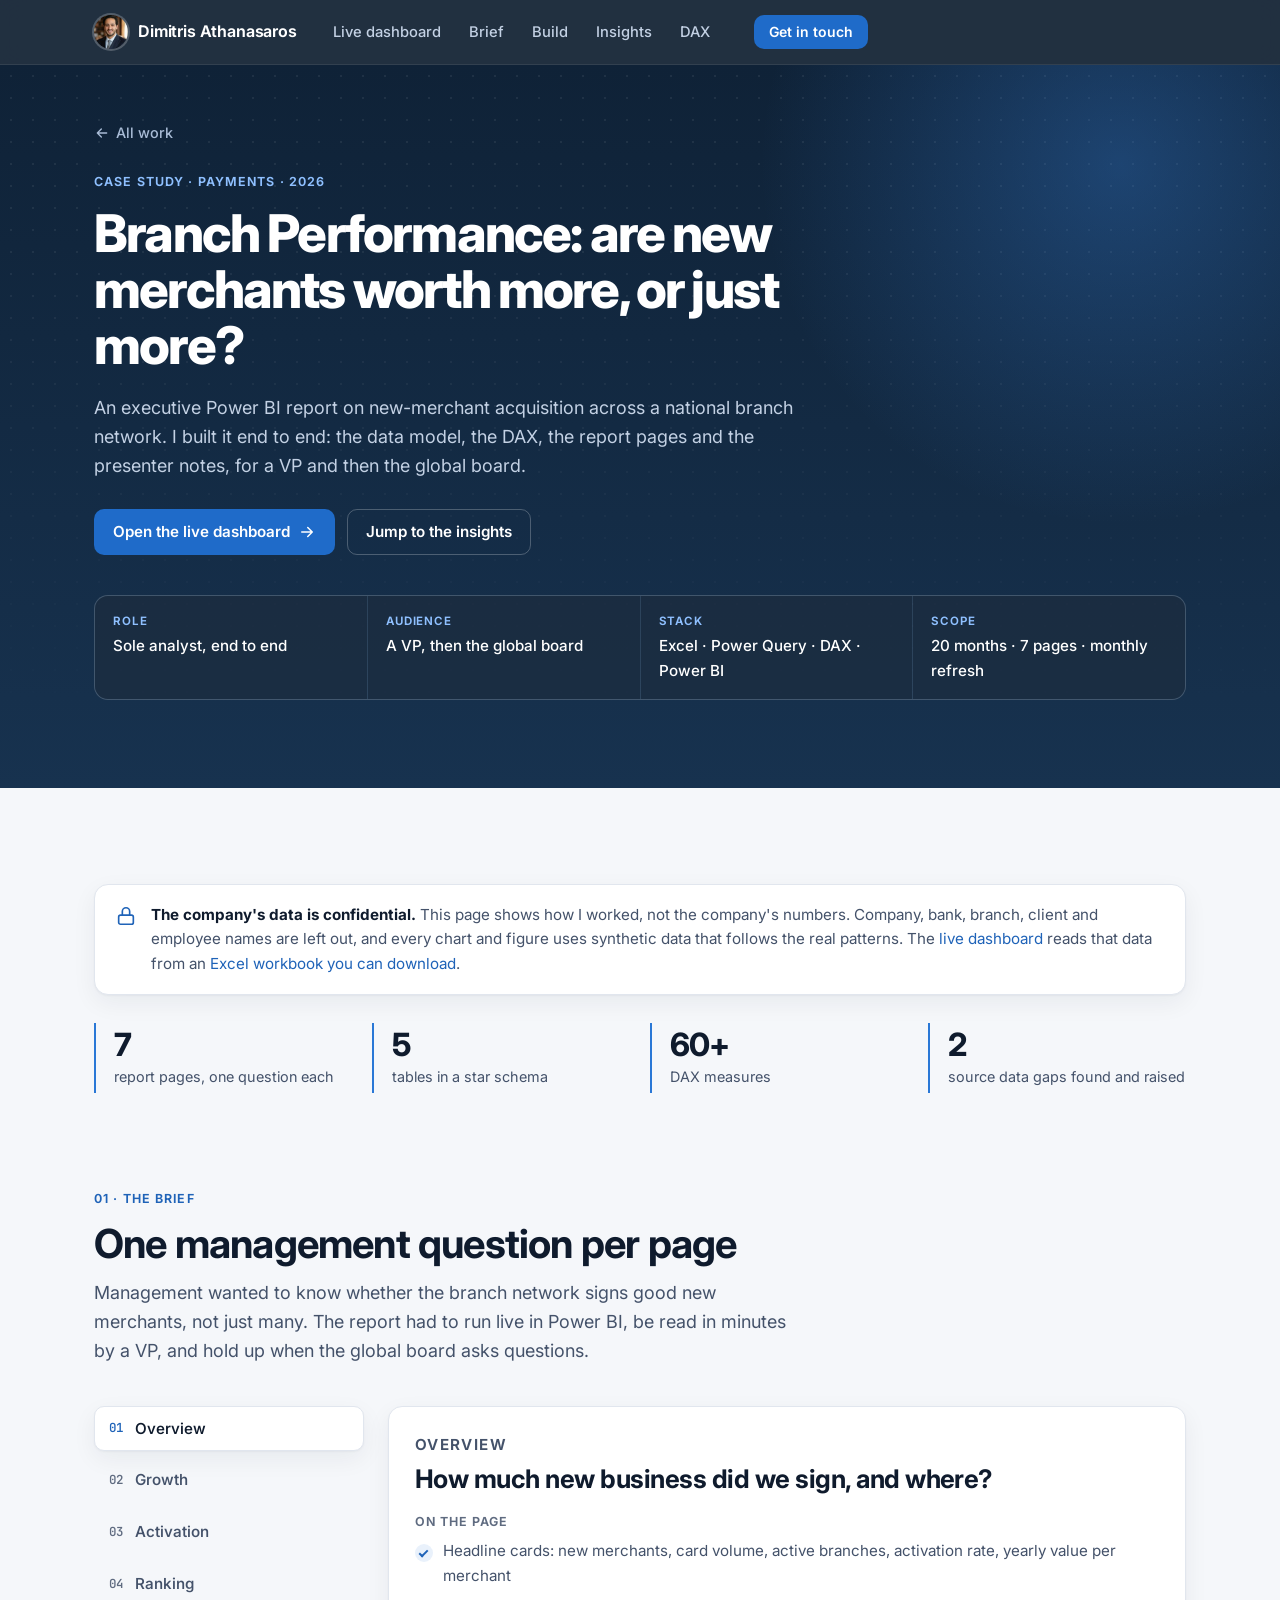
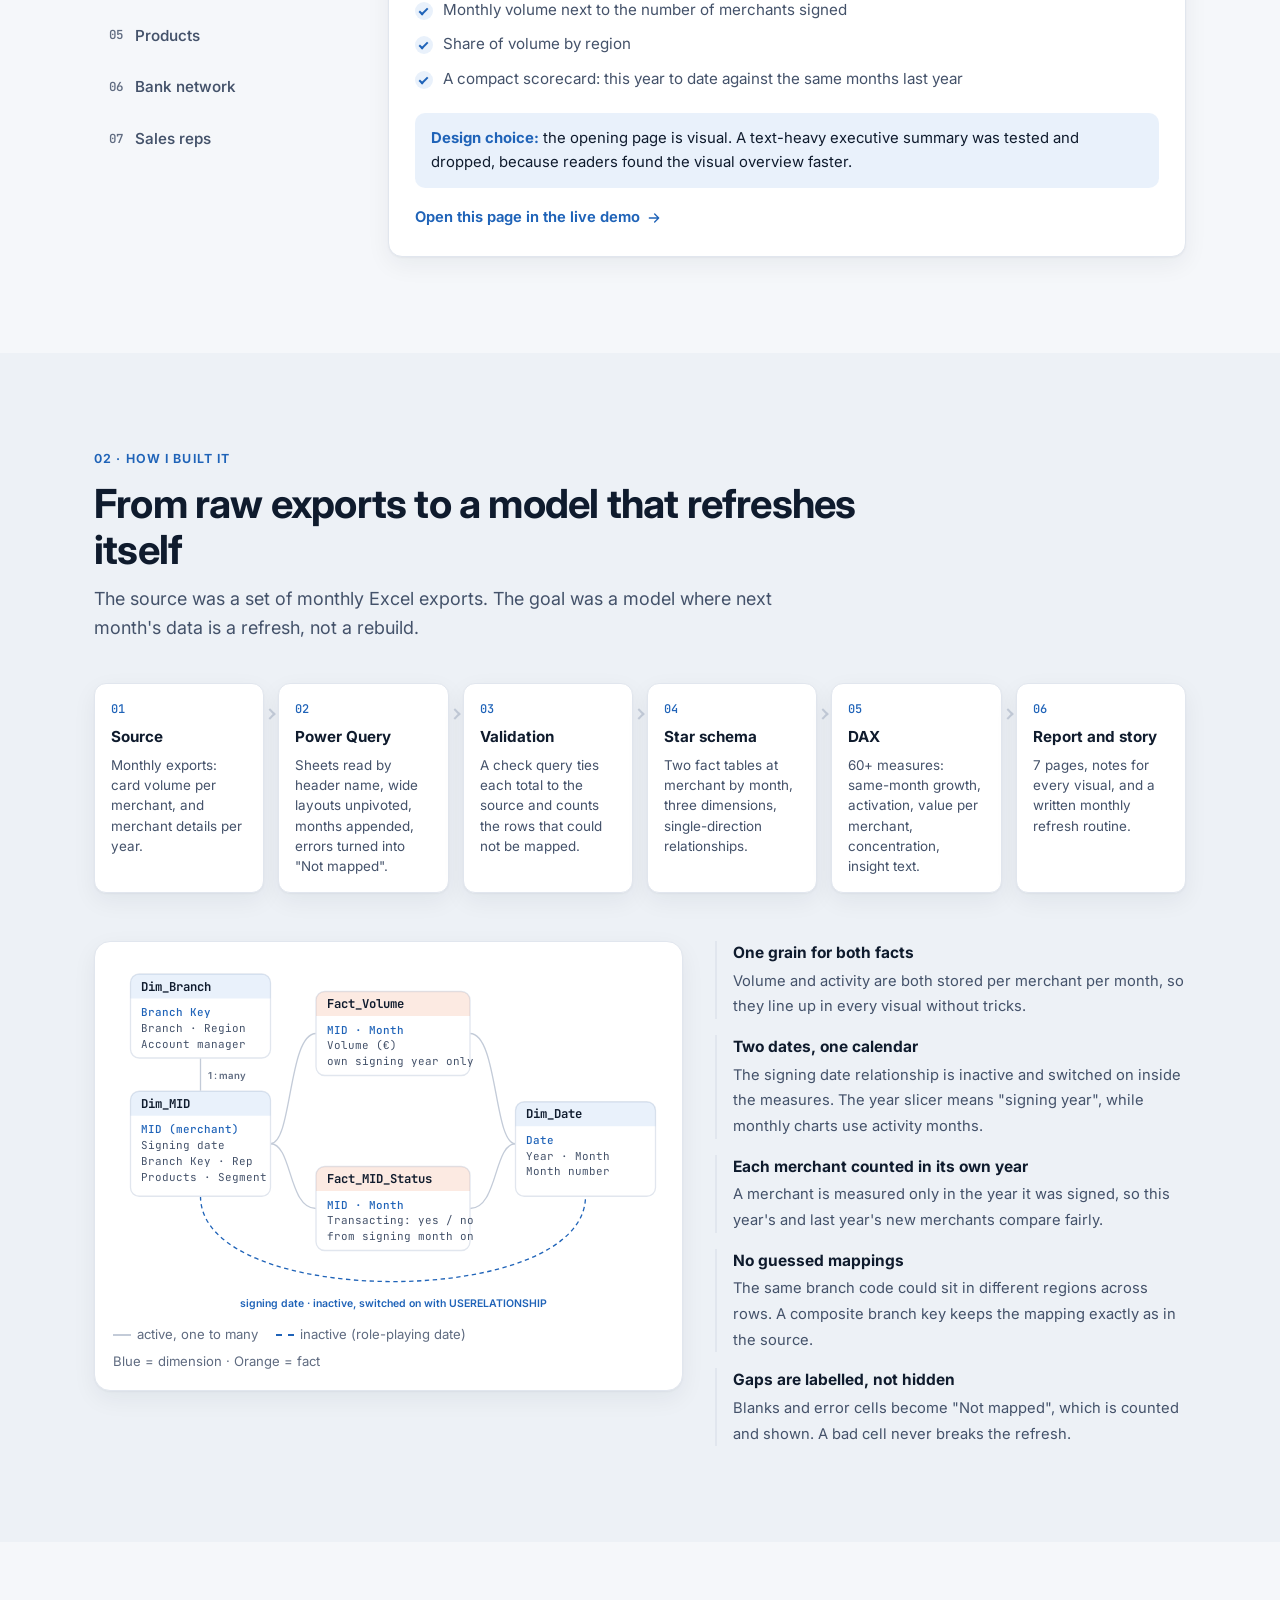
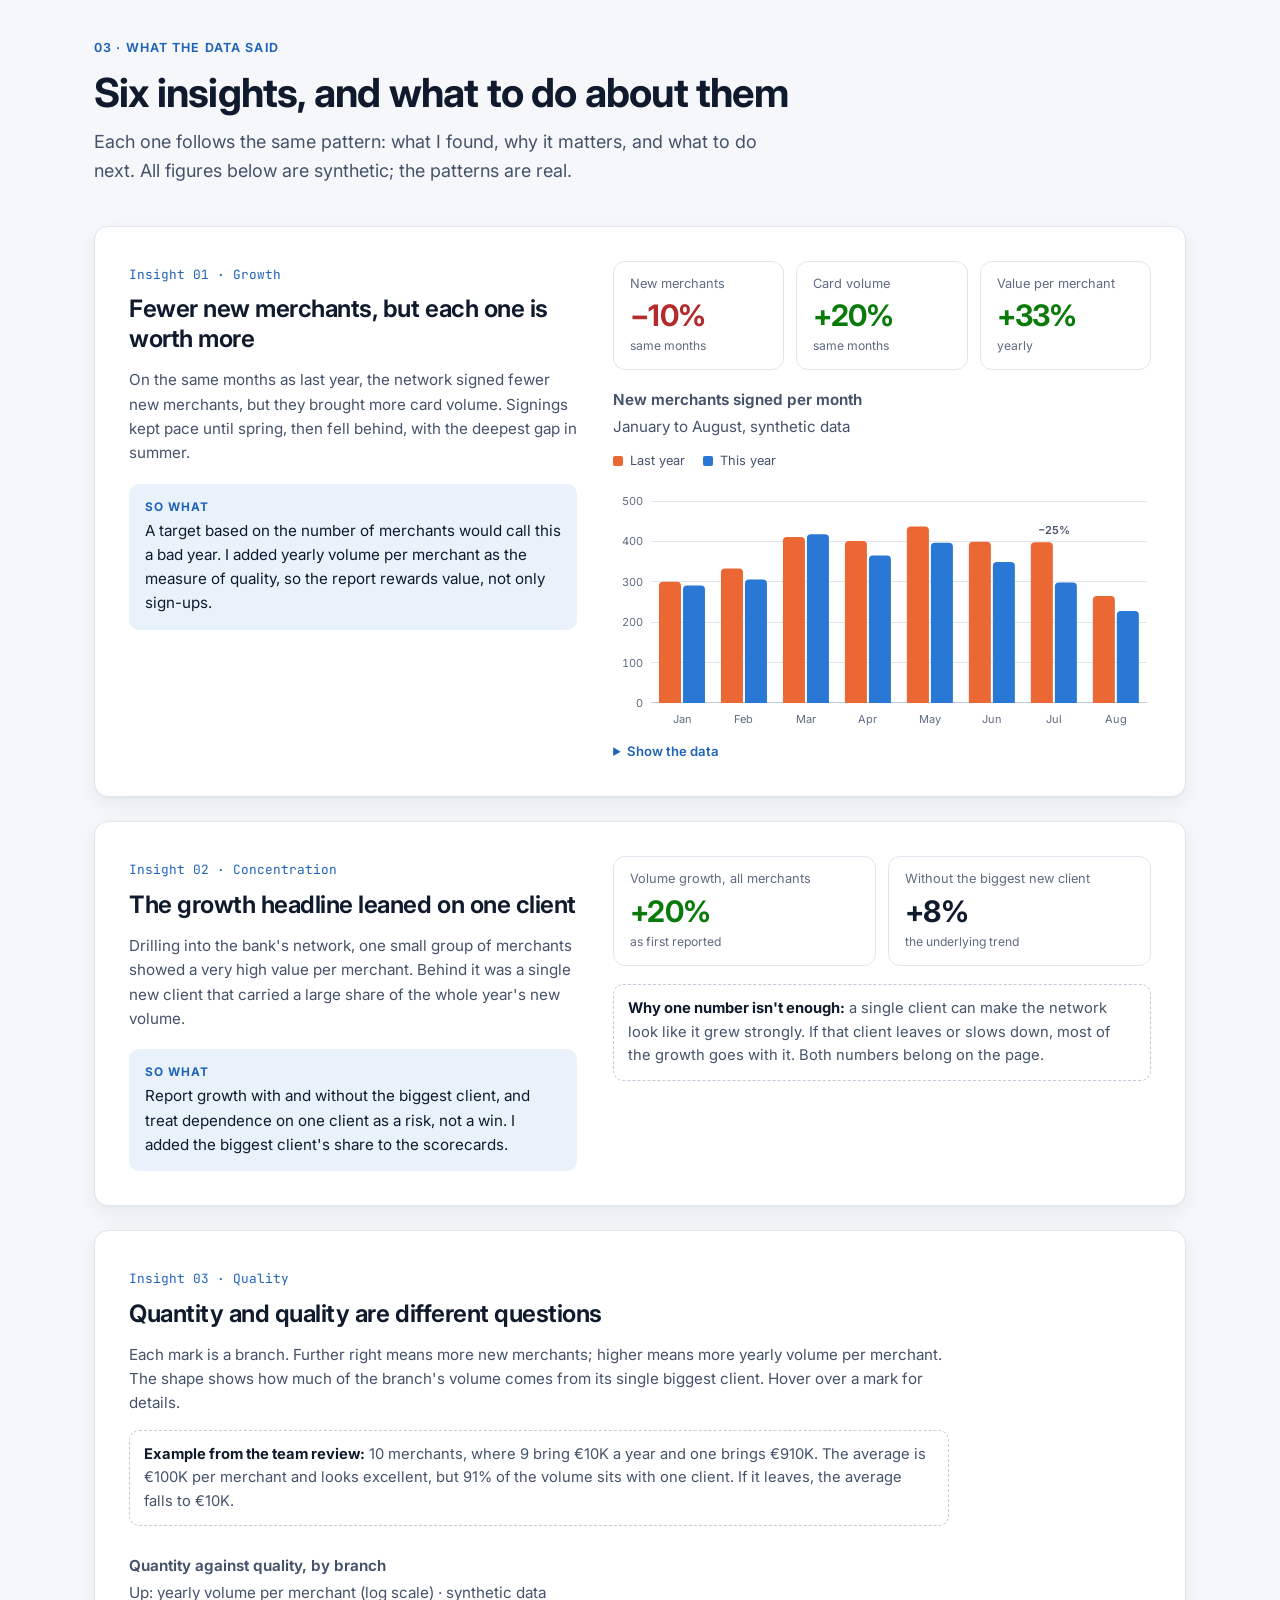
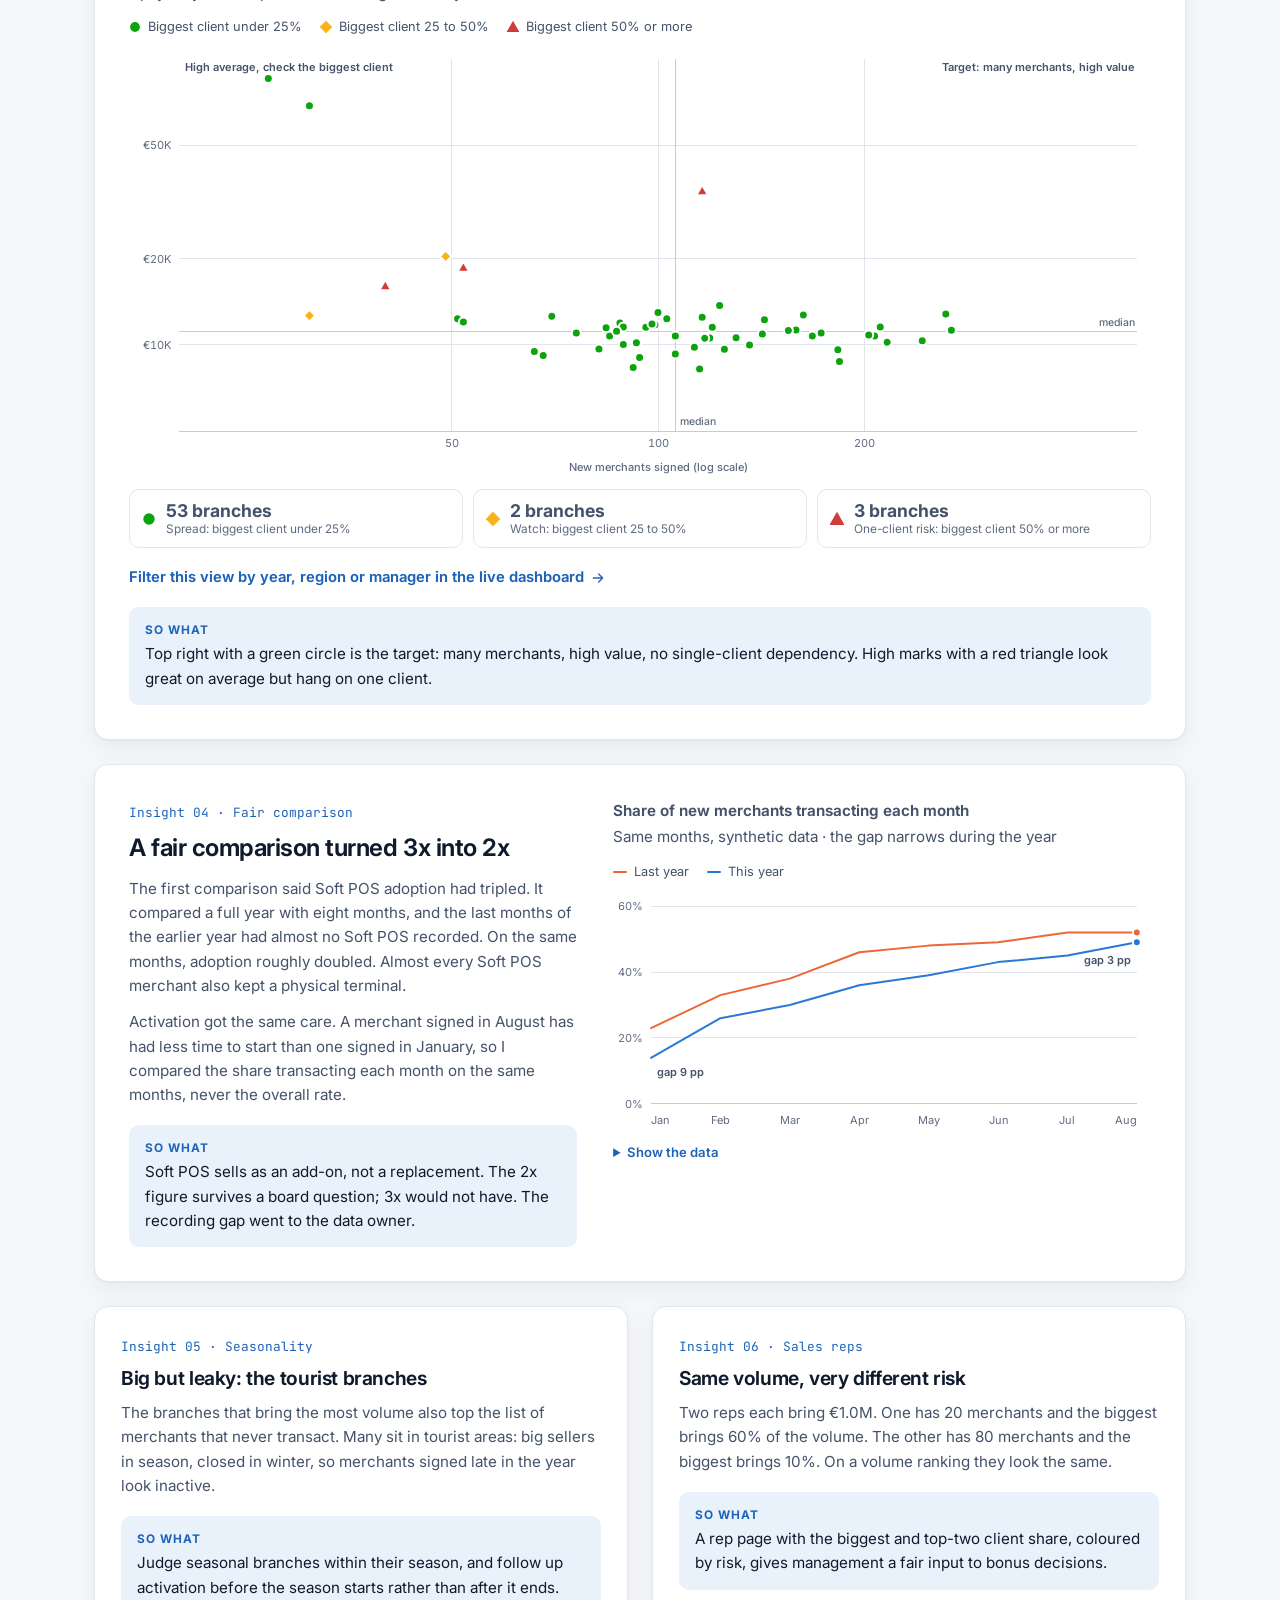
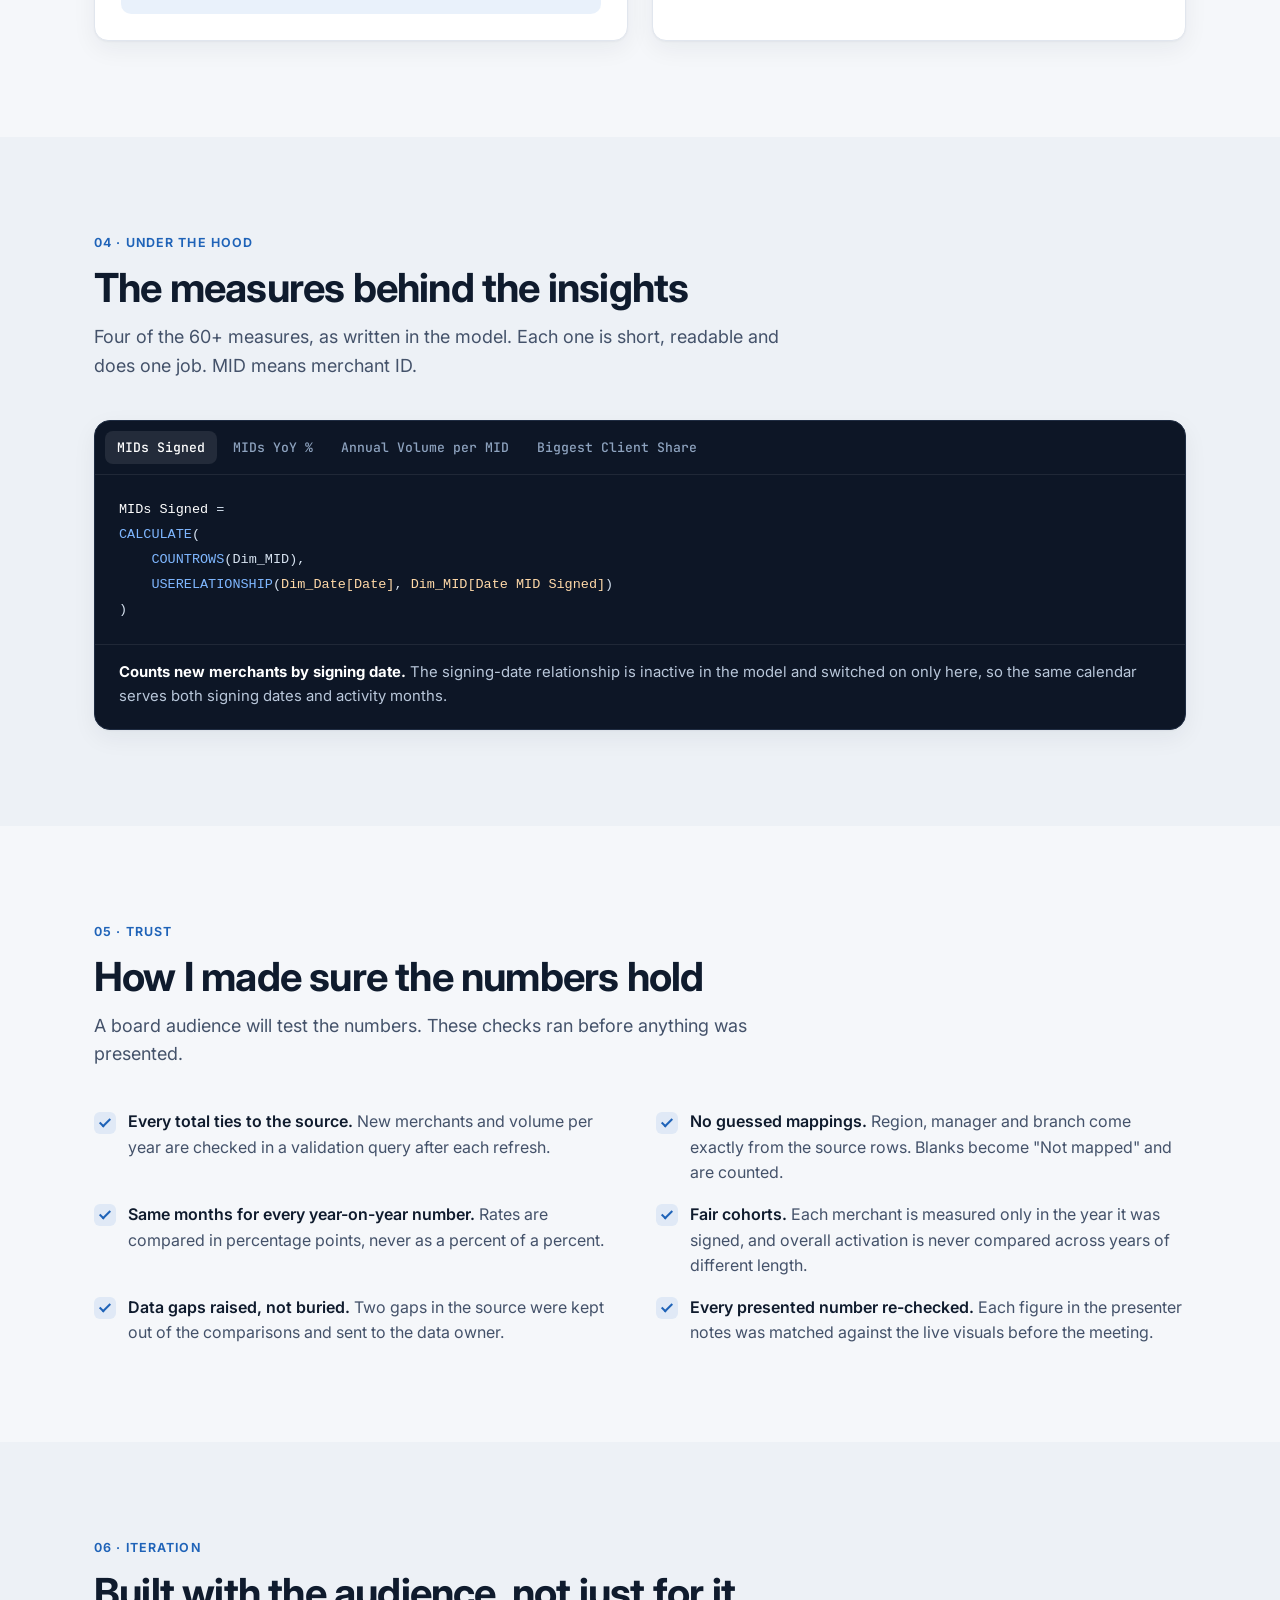
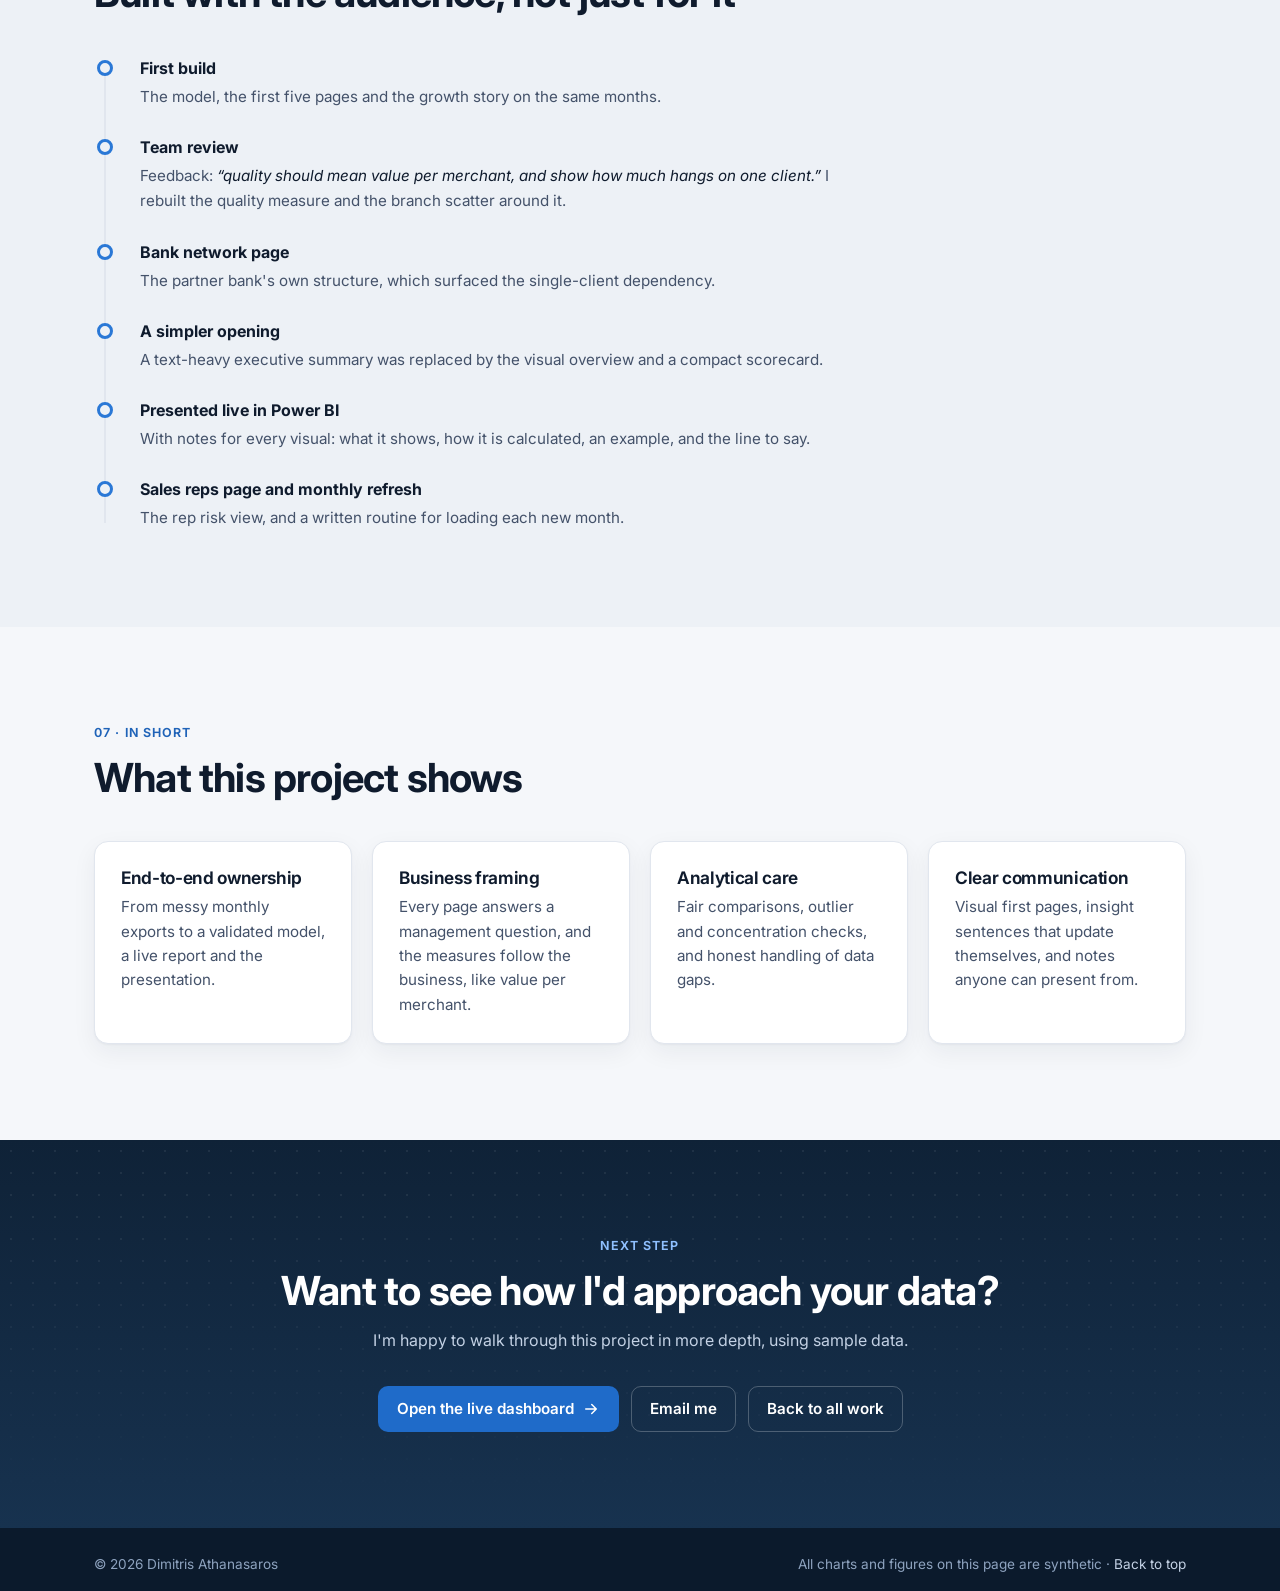
<file: branch-performance.html>
<!doctype html>
<html lang="en">
<head>
  <meta charset="utf-8">
  <meta name="viewport" content="width=device-width, initial-scale=1">
  <title>Branch Performance case study · Dimitris Athanasaros</title>
  <meta name="description" content="Case study: an executive Power BI report on new-merchant acquisition across a national branch network. Data model, DAX, insights and how they were validated.">
  <meta name="author" content="Dimitris Athanasaros">
  <meta name="theme-color" content="#0f2237">
  <link rel="canonical" href="https://dimitrisatha.github.io/DataDim.github.io/branch-performance.html">
  <meta property="og:type" content="article">
  <meta property="og:title" content="Branch Performance: are new merchants worth more, or just more?">
  <meta property="og:description" content="An executive Power BI report, built end to end: star schema, 60+ DAX measures, and insights a VP can act on.">
  <meta property="og:url" content="https://dimitrisatha.github.io/DataDim.github.io/branch-performance.html">
  <meta property="og:image" content="https://dimitrisatha.github.io/DataDim.github.io/images/og-cover.png">
  <meta name="twitter:card" content="summary_large_image">
  <link rel="icon" href="favicon.svg" type="image/svg+xml">
  <link rel="preconnect" href="https://fonts.googleapis.com">
  <link rel="preconnect" href="https://fonts.gstatic.com" crossorigin>
  <link rel="stylesheet" href="https://fonts.googleapis.com/css2?family=Inter:wght@400;500;600;700;800&amp;family=JetBrains+Mono:wght@400;500;600&amp;display=swap">
  <link rel="stylesheet" href="css/site.css">
</head>
<body>
  <a class="skip" href="#main">Skip to content</a>

  <header class="nav">
    <div class="wrap nav-in">
      <a class="brand" href="./" aria-label="Dimitris Athanasaros, home"><img class="avatar" src="images/avatar-96.jpg" alt="" width="34" height="34"><span class="brand-name">Dimitris Athanasaros</span></a>
      <nav aria-label="Case study sections">
        <ul class="nav-links">
          <li><a href="dashboard.html">Live dashboard</a></li>
          <li><a href="#brief">Brief</a></li>
          <li><a href="#build">Build</a></li>
          <li><a href="#insights">Insights</a></li>
          <li><a href="#dax">DAX</a></li>
        </ul>
      </nav>
      <a class="btn btn-sm btn-primary nav-cta" href="mailto:athanasarosd@gmail.com?subject=Branch%20Performance%20case%20study">Get in touch</a>
    </div>
  </header>

  <main id="main">
    <section class="cs-hero">
      <div class="wrap">
        <a class="crumb" href="./#work"><svg viewBox="0 0 24 24" fill="none" stroke="currentColor" stroke-width="2" stroke-linecap="round" stroke-linejoin="round" aria-hidden="true"><path d="M19 12H5M11 6l-6 6 6 6"/></svg>All work</a>
        <p class="eyebrow">Case study · Payments · 2026</p>
        <h1>Branch Performance: are new merchants worth more, or just more?</h1>
        <p class="lead">An executive Power BI report on new-merchant acquisition across a national branch network. I built it end to end: the data model, the DAX, the report pages and the presenter notes, for a VP and then the global board.</p>
        <div class="cta-row cs-cta">
          <a class="btn btn-primary" href="dashboard.html">Open the live dashboard <svg viewBox="0 0 24 24" fill="none" stroke="currentColor" stroke-width="2" stroke-linecap="round" stroke-linejoin="round" aria-hidden="true"><path d="M5 12h14M13 6l6 6-6 6"/></svg></a>
          <a class="btn btn-ghost-dark" href="#insights">Jump to the insights</a>
        </div>
        <dl class="meta-grid">
          <div><dt>Role</dt><dd>Sole analyst, end to end</dd></div>
          <div><dt>Audience</dt><dd>A VP, then the global board</dd></div>
          <div><dt>Stack</dt><dd>Excel · Power Query · DAX · Power BI</dd></div>
          <div><dt>Scope</dt><dd>20 months · 7 pages · monthly refresh</dd></div>
        </dl>
      </div>
    </section>

    <!-- Confidentiality + at a glance -->
    <section class="section section-flush">
      <div class="wrap">
        <div class="note">
          <svg viewBox="0 0 24 24" fill="none" stroke="currentColor" stroke-width="1.8" stroke-linecap="round" stroke-linejoin="round" aria-hidden="true"><rect x="4" y="11" width="16" height="10" rx="2"/><path d="M8 11V7a4 4 0 0 1 8 0v4"/></svg>
          <p><strong>The company's data is confidential.</strong> This page shows how I worked, not the company's numbers. Company, bank, branch, client and employee names are left out, and every chart and figure uses synthetic data that follows the real patterns. The <a href="dashboard.html">live dashboard</a> reads that data from an <a href="data/Branch_Performance_Synthetic.xlsx" download>Excel workbook you can download</a>.</p>
        </div>
        <div class="glance">
          <div><b>7</b><span>report pages, one question each</span></div>
          <div><b>5</b><span>tables in a star schema</span></div>
          <div><b>60+</b><span>DAX measures</span></div>
          <div><b>2</b><span>source data gaps found and raised</span></div>
        </div>
      </div>
    </section>

    <!-- 1. Brief -->
    <section class="section" id="brief">
      <div class="wrap">
        <div class="section-head">
          <p class="eyebrow">01 · The brief</p>
          <h2>One management question per page</h2>
          <p class="lead">Management wanted to know whether the branch network signs good new merchants, not just many. The report had to run live in Power BI, be read in minutes by a VP, and hold up when the global board asks questions.</p>
        </div>

        <div class="tour" data-tabs>
          <div class="tour-tabs" role="tablist" aria-label="Report pages">
            <button type="button" role="tab" id="t-ov" aria-controls="p-ov" aria-selected="true"><span class="tab-num">01</span>Overview</button>
            <button type="button" role="tab" id="t-gr" aria-controls="p-gr" aria-selected="false" tabindex="-1"><span class="tab-num">02</span>Growth</button>
            <button type="button" role="tab" id="t-ac" aria-controls="p-ac" aria-selected="false" tabindex="-1"><span class="tab-num">03</span>Activation</button>
            <button type="button" role="tab" id="t-ra" aria-controls="p-ra" aria-selected="false" tabindex="-1"><span class="tab-num">04</span>Ranking</button>
            <button type="button" role="tab" id="t-pr" aria-controls="p-pr" aria-selected="false" tabindex="-1"><span class="tab-num">05</span>Products</button>
            <button type="button" role="tab" id="t-bk" aria-controls="p-bk" aria-selected="false" tabindex="-1"><span class="tab-num">06</span>Bank network</button>
            <button type="button" role="tab" id="t-rm" aria-controls="p-rm" aria-selected="false" tabindex="-1"><span class="tab-num">07</span>Sales reps</button>
          </div>

          <div class="card tour-panel" role="tabpanel" id="p-ov" aria-labelledby="t-ov" tabindex="0">
            <p class="eyebrow">Overview</p>
            <p class="q">How much new business did we sign, and where?</p>
            <h4>On the page</h4>
            <ul class="ticks">
              <li>Headline cards: new merchants, card volume, active branches, activation rate, yearly value per merchant</li>
              <li>Monthly volume next to the number of merchants signed</li>
              <li>Share of volume by region</li>
              <li>A compact scorecard: this year to date against the same months last year</li>
            </ul>
            <p class="design-note"><b>Design choice:</b> the opening page is visual. A text-heavy executive summary was tested and dropped, because readers found the visual overview faster.</p>
            <a class="demo-link" href="dashboard.html#page=overview">Open this page in the live demo <svg viewBox="0 0 24 24" fill="none" stroke="currentColor" stroke-width="2" stroke-linecap="round" stroke-linejoin="round" aria-hidden="true"><path d="M5 12h14M13 6l6 6-6 6"/></svg></a>
          </div>
          <div class="card tour-panel" role="tabpanel" id="p-gr" aria-labelledby="t-gr" tabindex="0" hidden>
            <p class="eyebrow">Growth</p>
            <p class="q">Are we growing, on the same months as last year?</p>
            <h4>On the page</h4>
            <ul class="ticks">
              <li>New merchants and volume per month, this year against last year, with the growth line</li>
              <li>Share of new merchants transacting each month</li>
              <li>A region table: change in merchants, volume, and transacting rate in points</li>
            </ul>
            <p class="design-note"><b>Design choice:</b> no year slicer on this page, so every number is like for like. Clicking a month turns the cards into that month against the same month last year.</p>
            <a class="demo-link" href="dashboard.html#page=growth">Open this page in the live demo <svg viewBox="0 0 24 24" fill="none" stroke="currentColor" stroke-width="2" stroke-linecap="round" stroke-linejoin="round" aria-hidden="true"><path d="M5 12h14M13 6l6 6-6 6"/></svg></a>
          </div>
          <div class="card tour-panel" role="tabpanel" id="p-ac" aria-labelledby="t-ac" tabindex="0" hidden>
            <p class="eyebrow">Activation</p>
            <p class="q">Do new merchants actually start using the service?</p>
            <h4>On the page</h4>
            <ul class="ticks">
              <li>Activation rate by region, green or red against the company average</li>
              <li>The branches with the most merchants that never transacted</li>
              <li>Transacting against non-transacting merchants, month by month</li>
            </ul>
            <p class="design-note"><b>Design choice:</b> best and weakest region only count regions with enough merchants, so a tiny region can't top the list by chance.</p>
            <a class="demo-link" href="dashboard.html#page=activation">Open this page in the live demo <svg viewBox="0 0 24 24" fill="none" stroke="currentColor" stroke-width="2" stroke-linecap="round" stroke-linejoin="round" aria-hidden="true"><path d="M5 12h14M13 6l6 6-6 6"/></svg></a>
          </div>
          <div class="card tour-panel" role="tabpanel" id="p-ra" aria-labelledby="t-ra" tabindex="0" hidden>
            <p class="eyebrow">Ranking</p>
            <p class="q">Which branches bring quantity, and which bring quality?</p>
            <h4>On the page</h4>
            <ul class="ticks">
              <li>Top 10 and bottom 10 branches by a metric the reader picks: volume, merchants or activation</li>
              <li>A quantity against quality scatter, coloured by dependence on the biggest client</li>
              <li>An insight sentence on how concentrated the business is</li>
            </ul>
            <p class="design-note"><b>Design choice:</b> the bottom 10 only ranks branches with 10 or more new merchants, so tiny or special units don't fill the list.</p>
            <a class="demo-link" href="dashboard.html#page=ranking">Open this page in the live demo <svg viewBox="0 0 24 24" fill="none" stroke="currentColor" stroke-width="2" stroke-linecap="round" stroke-linejoin="round" aria-hidden="true"><path d="M5 12h14M13 6l6 6-6 6"/></svg></a>
          </div>
          <div class="card tour-panel" role="tabpanel" id="p-pr" aria-labelledby="t-pr" tabindex="0" hidden>
            <p class="eyebrow">Products</p>
            <p class="q">Is Soft POS growing, and is it replacing the physical terminal?</p>
            <h4>On the page</h4>
            <ul class="ticks">
              <li>Soft POS and e-commerce share by year, on the same months</li>
              <li>The terminal mix of new merchants: physical only, both, Soft POS only, none</li>
              <li>Soft POS adoption by region</li>
            </ul>
            <p class="design-note"><b>Design choice:</b> the first version compared a full year with eight months and overstated the growth. The page now compares the same months.</p>
            <a class="demo-link" href="dashboard.html#page=products">Open this page in the live demo <svg viewBox="0 0 24 24" fill="none" stroke="currentColor" stroke-width="2" stroke-linecap="round" stroke-linejoin="round" aria-hidden="true"><path d="M5 12h14M13 6l6 6-6 6"/></svg></a>
          </div>
          <div class="card tour-panel" role="tabpanel" id="p-bk" aria-labelledby="t-bk" tabindex="0" hidden>
            <p class="eyebrow">Bank network</p>
            <p class="q">How does each part of the partner bank's network perform?</p>
            <h4>On the page</h4>
            <ul class="ticks">
              <li>The bank's own structure as a slicer: division, then area</li>
              <li>Activation by area, against the average</li>
              <li>A scorecard that drills from division to area to branch, with the biggest client's share</li>
              <li>Growth and Soft POS adoption by area</li>
            </ul>
            <p class="design-note"><b>Design choice:</b> using the bank's own hierarchy made the page familiar to its readers, and the drill-down exposed the single-client dependency.</p>
          </div>
          <div class="card tour-panel" role="tabpanel" id="p-rm" aria-labelledby="t-rm" tabindex="0" hidden>
            <p class="eyebrow">Sales reps</p>
            <p class="q">Do sales reps build steady business, or rely on one big client?</p>
            <h4>On the page</h4>
            <ul class="ticks">
              <li>A rep table: new merchants, volume, yearly value per merchant, activation</li>
              <li>The biggest client's share and the top two clients' share, coloured by risk</li>
              <li>The quantity against quality scatter, one dot per rep</li>
            </ul>
            <p class="design-note"><b>Design choice:</b> added after the team review. Reps earn bonuses, and the business doesn't want a target reached by one client who could leave.</p>
            <a class="demo-link" href="dashboard.html#page=reps">Open this page in the live demo <svg viewBox="0 0 24 24" fill="none" stroke="currentColor" stroke-width="2" stroke-linecap="round" stroke-linejoin="round" aria-hidden="true"><path d="M5 12h14M13 6l6 6-6 6"/></svg></a>
          </div>
        </div>
      </div>
    </section>

    <!-- 2. Build -->
    <section class="section section-alt" id="build">
      <div class="wrap">
        <div class="section-head">
          <p class="eyebrow">02 · How I built it</p>
          <h2>From raw exports to a model that refreshes itself</h2>
          <p class="lead">The source was a set of monthly Excel exports. The goal was a model where next month's data is a refresh, not a rebuild.</p>
        </div>
        <ol class="pipeline">
          <li class="pipe"><span class="step-num">01</span><b>Source</b><p>Monthly exports: card volume per merchant, and merchant details per year.</p></li>
          <li class="pipe"><span class="step-num">02</span><b>Power Query</b><p>Sheets read by header name, wide layouts unpivoted, months appended, errors turned into "Not mapped".</p></li>
          <li class="pipe"><span class="step-num">03</span><b>Validation</b><p>A check query ties each total to the source and counts the rows that could not be mapped.</p></li>
          <li class="pipe"><span class="step-num">04</span><b>Star schema</b><p>Two fact tables at merchant by month, three dimensions, single-direction relationships.</p></li>
          <li class="pipe"><span class="step-num">05</span><b>DAX</b><p>60+ measures: same-month growth, activation, value per merchant, concentration, insight text.</p></li>
          <li class="pipe"><span class="step-num">06</span><b>Report and story</b><p>7 pages, notes for every visual, and a written monthly refresh routine.</p></li>
        </ol>

        <div class="model">
          <figure class="model-fig">
            <div class="model-scroll">
              <svg viewBox="0 0 640 404" role="img" aria-labelledby="model-title model-desc">
                <title id="model-title">The data model</title>
                <desc id="model-desc">Star schema. Fact_Volume and Fact_MID_Status hold one row per merchant per month and link to Dim_MID and Dim_Date. Dim_MID links to Dim_Branch. An inactive relationship links the merchant's signing date to Dim_Date.</desc>
                <g>
                  <path class="m-rel" d="M100 112V150"/>
                  <path class="m-rel" d="M180 210C205 210 200 84 232 84"/>
                  <path class="m-rel" d="M180 210C205 210 200 284 232 284"/>
                  <path class="m-rel" d="M408 84C440 84 435 210 460 210"/>
                  <path class="m-rel" d="M408 284C440 284 435 210 460 210"/>
                  <path class="m-rel-inactive" d="M100 270C100 400 540 400 540 270"/>
                  <text class="m-tag" x="320" y="396" text-anchor="middle">signing date · inactive, switched on with USERELATIONSHIP</text>
                  <text class="m-card" x="108" y="136">1 : many</text>
                </g>
                <g transform="translate(20 16)">
                  <rect class="m-box" width="160" height="96" rx="10"/>
                  <path class="m-head-dim" d="M0 10a10 10 0 0 1 10-10h140a10 10 0 0 1 10 10v18H0z"/>
                  <text class="m-title" x="12" y="19">Dim_Branch</text>
                  <text class="m-key" x="12" y="48">Branch Key</text>
                  <text class="m-col" x="12" y="66">Branch · Region</text>
                  <text class="m-col" x="12" y="84">Account manager</text>
                </g>
                <g transform="translate(20 150)">
                  <rect class="m-box" width="160" height="120" rx="10"/>
                  <path class="m-head-dim" d="M0 10a10 10 0 0 1 10-10h140a10 10 0 0 1 10 10v18H0z"/>
                  <text class="m-title" x="12" y="19">Dim_MID</text>
                  <text class="m-key" x="12" y="48">MID (merchant)</text>
                  <text class="m-col" x="12" y="66">Signing date</text>
                  <text class="m-col" x="12" y="84">Branch Key · Rep</text>
                  <text class="m-col" x="12" y="102">Products · Segment</text>
                </g>
                <g transform="translate(232 36)">
                  <rect class="m-box" width="176" height="96" rx="10"/>
                  <path class="m-head-fact" d="M0 10a10 10 0 0 1 10-10h156a10 10 0 0 1 10 10v18H0z"/>
                  <text class="m-title" x="12" y="19">Fact_Volume</text>
                  <text class="m-key" x="12" y="48">MID · Month</text>
                  <text class="m-col" x="12" y="66">Volume (€)</text>
                  <text class="m-col" x="12" y="84">own signing year only</text>
                </g>
                <g transform="translate(232 236)">
                  <rect class="m-box" width="176" height="96" rx="10"/>
                  <path class="m-head-fact" d="M0 10a10 10 0 0 1 10-10h156a10 10 0 0 1 10 10v18H0z"/>
                  <text class="m-title" x="12" y="19">Fact_MID_Status</text>
                  <text class="m-key" x="12" y="48">MID · Month</text>
                  <text class="m-col" x="12" y="66">Transacting: yes / no</text>
                  <text class="m-col" x="12" y="84">from signing month on</text>
                </g>
                <g transform="translate(460 162)">
                  <rect class="m-box" width="160" height="108" rx="10"/>
                  <path class="m-head-dim" d="M0 10a10 10 0 0 1 10-10h140a10 10 0 0 1 10 10v18H0z"/>
                  <text class="m-title" x="12" y="19">Dim_Date</text>
                  <text class="m-key" x="12" y="48">Date</text>
                  <text class="m-col" x="12" y="66">Year · Month</text>
                  <text class="m-col" x="12" y="84">Month number</text>
                </g>
              </svg>
            </div>
            <figcaption><span><i></i>active, one to many</span><span><i class="dash"></i>inactive (role-playing date)</span><span>Blue = dimension · Orange = fact</span></figcaption>
          </figure>

          <ul class="decisions">
            <li><b>One grain for both facts</b><span>Volume and activity are both stored per merchant per month, so they line up in every visual without tricks.</span></li>
            <li><b>Two dates, one calendar</b><span>The signing date relationship is inactive and switched on inside the measures. The year slicer means "signing year", while monthly charts use activity months.</span></li>
            <li><b>Each merchant counted in its own year</b><span>A merchant is measured only in the year it was signed, so this year's and last year's new merchants compare fairly.</span></li>
            <li><b>No guessed mappings</b><span>The same branch code could sit in different regions across rows. A composite branch key keeps the mapping exactly as in the source.</span></li>
            <li><b>Gaps are labelled, not hidden</b><span>Blanks and error cells become "Not mapped", which is counted and shown. A bad cell never breaks the refresh.</span></li>
          </ul>
        </div>
      </div>
    </section>

    <!-- 3. Insights -->
    <section class="section" id="insights">
      <div class="wrap">
        <div class="section-head">
          <p class="eyebrow">03 · What the data said</p>
          <h2>Six insights, and what to do about them</h2>
          <p class="lead">Each one follows the same pattern: what I found, why it matters, and what to do next. All figures below are synthetic; the patterns are real.</p>
        </div>

        <article class="card insight">
          <div class="insight-text">
            <span class="insight-num">Insight 01 · Growth</span>
            <h3>Fewer new merchants, but each one is worth more</h3>
            <p>On the same months as last year, the network signed fewer new merchants, but they brought more card volume. Signings kept pace until spring, then fell behind, with the deepest gap in summer.</p>
            <div class="sowhat"><b>So what</b>A target based on the number of merchants would call this a bad year. I added yearly volume per merchant as the measure of quality, so the report rewards value, not only sign-ups.</div>
          </div>
          <div class="chart-block" id="chart-signings">
            <div class="tiles">
              <div class="tile"><span class="tile-label">New merchants</span><span class="tile-value down">−10%</span><span class="tile-sub">same months</span></div>
              <div class="tile"><span class="tile-label">Card volume</span><span class="tile-value up">+20%</span><span class="tile-sub">same months</span></div>
              <div class="tile"><span class="tile-label">Value per merchant</span><span class="tile-value up">+33%</span><span class="tile-sub">yearly</span></div>
            </div>
            <p class="chart-title">New merchants signed per month</p>
            <p class="chart-sub">January to August, synthetic data</p>
            <div class="legend"><span class="key"><span class="sw-rect sw-last"></span>Last year</span><span class="key"><span class="sw-rect sw-this"></span>This year</span></div>
            <div class="chart"></div>
          </div>
        </article>

        <article class="card insight">
          <div class="insight-text">
            <span class="insight-num">Insight 02 · Concentration</span>
            <h3>The growth headline leaned on one client</h3>
            <p>Drilling into the bank's network, one small group of merchants showed a very high value per merchant. Behind it was a single new client that carried a large share of the whole year's new volume.</p>
            <div class="sowhat"><b>So what</b>Report growth with and without the biggest client, and treat dependence on one client as a risk, not a win. I added the biggest client's share to the scorecards.</div>
          </div>
          <div>
            <div class="tiles two">
              <div class="tile"><span class="tile-label">Volume growth, all merchants</span><span class="tile-value up">+20%</span><span class="tile-sub">as first reported</span></div>
              <div class="tile"><span class="tile-label">Without the biggest new client</span><span class="tile-value">+8%</span><span class="tile-sub">the underlying trend</span></div>
            </div>
            <div class="example"><b>Why one number isn't enough:</b> a single client can make the network look like it grew strongly. If that client leaves or slows down, most of the growth goes with it. Both numbers belong on the page.</div>
          </div>
        </article>

        <article class="card insight insight-wide">
          <div class="insight-text narrow">
            <span class="insight-num">Insight 03 · Quality</span>
            <h3>Quantity and quality are different questions</h3>
            <p>Each mark is a branch. Further right means more new merchants; higher means more yearly volume per merchant. The shape shows how much of the branch's volume comes from its single biggest client. Hover over a mark for details.</p>
            <div class="example"><b>Example from the team review:</b> 10 merchants, where 9 bring €10K a year and one brings €910K. The average is €100K per merchant and looks excellent, but 91% of the volume sits with one client. If it leaves, the average falls to €10K.</div>
          </div>
          <div class="chart-block scatter-wrap" id="chart-scatter">
            <p class="chart-title">Quantity against quality, by branch</p>
            <p class="chart-sub">Up: yearly volume per merchant (log scale) · synthetic data</p>
            <div class="legend" data-legend="risk"></div>
            <div class="chart"></div>
            <div class="risk-row"></div>
          </div>
          <a class="demo-link" href="dashboard.html#page=ranking">Filter this view by year, region or manager in the live dashboard <svg viewBox="0 0 24 24" fill="none" stroke="currentColor" stroke-width="2" stroke-linecap="round" stroke-linejoin="round" aria-hidden="true"><path d="M5 12h14M13 6l6 6-6 6"/></svg></a>
          <div class="sowhat"><b>So what</b>Top right with a green circle is the target: many merchants, high value, no single-client dependency. High marks with a red triangle look great on average but hang on one client.</div>
        </article>

        <article class="card insight">
          <div class="insight-text">
            <span class="insight-num">Insight 04 · Fair comparison</span>
            <h3>A fair comparison turned 3x into 2x</h3>
            <p>The first comparison said Soft POS adoption had tripled. It compared a full year with eight months, and the last months of the earlier year had almost no Soft POS recorded. On the same months, adoption roughly doubled. Almost every Soft POS merchant also kept a physical terminal.</p>
            <p>Activation got the same care. A merchant signed in August has had less time to start than one signed in January, so I compared the share transacting each month on the same months, never the overall rate.</p>
            <div class="sowhat"><b>So what</b>Soft POS sells as an add-on, not a replacement. The 2x figure survives a board question; 3x would not have. The recording gap went to the data owner.</div>
          </div>
          <div class="chart-block" id="chart-rate">
            <p class="chart-title">Share of new merchants transacting each month</p>
            <p class="chart-sub">Same months, synthetic data · the gap narrows during the year</p>
            <div class="legend"><span class="key"><span class="sw-line sw-last"></span>Last year</span><span class="key"><span class="sw-line sw-this"></span>This year</span></div>
            <div class="chart"></div>
          </div>
        </article>

        <div class="pair">
          <article class="card">
            <span class="insight-num">Insight 05 · Seasonality</span>
            <h3>Big but leaky: the tourist branches</h3>
            <p>The branches that bring the most volume also top the list of merchants that never transact. Many sit in tourist areas: big sellers in season, closed in winter, so merchants signed late in the year look inactive.</p>
            <div class="sowhat"><b>So what</b>Judge seasonal branches within their season, and follow up activation before the season starts rather than after it ends.</div>
          </article>
          <article class="card">
            <span class="insight-num">Insight 06 · Sales reps</span>
            <h3>Same volume, very different risk</h3>
            <p>Two reps each bring €1.0M. One has 20 merchants and the biggest brings 60% of the volume. The other has 80 merchants and the biggest brings 10%. On a volume ranking they look the same.</p>
            <div class="sowhat"><b>So what</b>A rep page with the biggest and top-two client share, coloured by risk, gives management a fair input to bonus decisions.</div>
          </article>
        </div>
      </div>
    </section>

    <!-- 4. DAX -->
    <section class="section section-alt" id="dax">
      <div class="wrap">
        <div class="section-head">
          <p class="eyebrow">04 · Under the hood</p>
          <h2>The measures behind the insights</h2>
          <p class="lead">Four of the 60+ measures, as written in the model. Each one is short, readable and does one job. MID means merchant ID.</p>
        </div>
        <div class="code" data-tabs>
          <div class="code-tabs" role="tablist" aria-label="DAX measures">
            <button type="button" role="tab" id="ct-1" aria-controls="cp-1" aria-selected="true">MIDs Signed</button>
            <button type="button" role="tab" id="ct-2" aria-controls="cp-2" aria-selected="false" tabindex="-1">MIDs YoY %</button>
            <button type="button" role="tab" id="ct-3" aria-controls="cp-3" aria-selected="false" tabindex="-1">Annual Volume per MID</button>
            <button type="button" role="tab" id="ct-4" aria-controls="cp-4" aria-selected="false" tabindex="-1">Biggest Client Share</button>
          </div>
          <div class="code-panel" role="tabpanel" id="cp-1" aria-labelledby="ct-1">
<pre tabindex="0"><code class="dax">
MIDs Signed =
CALCULATE(
    COUNTROWS(Dim_MID),
    USERELATIONSHIP(Dim_Date[Date], Dim_MID[Date MID Signed])
)
</code></pre>
            <p class="code-explain"><b>Counts new merchants by signing date.</b> The signing-date relationship is inactive in the model and switched on only here, so the same calendar serves both signing dates and activity months.</p>
          </div>
          <div class="code-panel" role="tabpanel" id="cp-2" aria-labelledby="ct-2" hidden>
<pre tabindex="0"><code class="dax">
MIDs YoY % =
VAR m = [Last Month No]
VAR a = CALCULATE([MIDs Signed 2025], KEEPFILTERS(Dim_Date[Month No] &lt;= m))
VAR b = CALCULATE([MIDs Signed 2026], KEEPFILTERS(Dim_Date[Month No] &lt;= m))
RETURN IF(NOT ISBLANK(b), DIVIDE(b - a, a))
</code></pre>
            <p class="code-explain"><b>Growth on the same months only.</b> Both years are cut at the last month with data, so January to August is compared with January to August. It extends by itself when the next month loads, and on a month axis it compares each month with the same month last year.</p>
          </div>
          <div class="code-panel" role="tabpanel" id="cp-3" aria-labelledby="ct-3" hidden>
<pre tabindex="0"><code class="dax">
Annual Volume per MID =
AVERAGEX(
    CALCULATETABLE(VALUES(Dim_MID[MID]), USERELATIONSHIP(Dim_Date[Date], Dim_MID[Date MID Signed])),
    VAR months = CALCULATE(COUNTROWS(Fact_MID_Status))
    VAR vol = CALCULATE(SUM(Fact_Volume[Volume])) + 0
    RETURN DIVIDE(vol, months) * 12
)
</code></pre>
            <p class="code-explain"><b>The quality measure: value per merchant, annualised.</b> Each merchant's volume is divided by the months it has been live and scaled to a year, then averaged. A merchant signed in November is not punished for having only two months, and merchants with no volume count as zero.</p>
          </div>
          <div class="code-panel" role="tabpanel" id="cp-4" aria-labelledby="ct-4" hidden>
<pre tabindex="0"><code class="dax">
Biggest Client Share =
VAR clients =
    ADDCOLUMNS(
        CALCULATETABLE(VALUES(Dim_MID[MID]), USERELATIONSHIP(Dim_Date[Date], Dim_MID[Date MID Signed])),
        "@vol", CALCULATE(SUM(Fact_Volume[Volume]))
    )
RETURN DIVIDE(MAXX(clients, [@vol]), SUMX(clients, [@vol]))
</code></pre>
            <p class="code-explain"><b>The risk measure: how much hangs on one client.</b> For any branch, rep or region in context, it builds a table of its merchants with their volume, then divides the biggest by the total. A second measure turns it into red, amber or green for the visuals.</p>
          </div>
        </div>
      </div>
    </section>

    <!-- 5. Trust -->
    <section class="section" id="trust">
      <div class="wrap">
        <div class="section-head">
          <p class="eyebrow">05 · Trust</p>
          <h2>How I made sure the numbers hold</h2>
          <p class="lead">A board audience will test the numbers. These checks ran before anything was presented.</p>
        </div>
        <ul class="checks">
          <li><b>Every total ties to the source.</b> New merchants and volume per year are checked in a validation query after each refresh.</li>
          <li><b>No guessed mappings.</b> Region, manager and branch come exactly from the source rows. Blanks become "Not mapped" and are counted.</li>
          <li><b>Same months for every year-on-year number.</b> Rates are compared in percentage points, never as a percent of a percent.</li>
          <li><b>Fair cohorts.</b> Each merchant is measured only in the year it was signed, and overall activation is never compared across years of different length.</li>
          <li><b>Data gaps raised, not buried.</b> Two gaps in the source were kept out of the comparisons and sent to the data owner.</li>
          <li><b>Every presented number re-checked.</b> Each figure in the presenter notes was matched against the live visuals before the meeting.</li>
        </ul>
      </div>
    </section>

    <!-- 6. Iteration -->
    <section class="section section-alt" id="iteration">
      <div class="wrap">
        <div class="section-head">
          <p class="eyebrow">06 · Iteration</p>
          <h2>Built with the audience, not just for it</h2>
        </div>
        <ol class="timeline">
          <li><b>First build</b><span>The model, the first five pages and the growth story on the same months.</span></li>
          <li><b>Team review</b><span>Feedback: <q>quality should mean value per merchant, and show how much hangs on one client.</q> I rebuilt the quality measure and the branch scatter around it.</span></li>
          <li><b>Bank network page</b><span>The partner bank's own structure, which surfaced the single-client dependency.</span></li>
          <li><b>A simpler opening</b><span>A text-heavy executive summary was replaced by the visual overview and a compact scorecard.</span></li>
          <li><b>Presented live in Power BI</b><span>With notes for every visual: what it shows, how it is calculated, an example, and the line to say.</span></li>
          <li><b>Sales reps page and monthly refresh</b><span>The rep risk view, and a written routine for loading each new month.</span></li>
        </ol>
      </div>
    </section>

    <!-- 7. What it shows -->
    <section class="section" id="shows">
      <div class="wrap">
        <div class="section-head">
          <p class="eyebrow">07 · In short</p>
          <h2>What this project shows</h2>
        </div>
        <div class="grid-4">
          <article class="card"><h3>End-to-end ownership</h3><p>From messy monthly exports to a validated model, a live report and the presentation.</p></article>
          <article class="card"><h3>Business framing</h3><p>Every page answers a management question, and the measures follow the business, like value per merchant.</p></article>
          <article class="card"><h3>Analytical care</h3><p>Fair comparisons, outlier and concentration checks, and honest handling of data gaps.</p></article>
          <article class="card"><h3>Clear communication</h3><p>Visual first pages, insight sentences that update themselves, and notes anyone can present from.</p></article>
        </div>
      </div>
    </section>

    <section class="contact">
      <div class="wrap">
        <p class="eyebrow">Next step</p>
        <h2>Want to see how I'd approach your data?</h2>
        <p>I'm happy to walk through this project in more depth, using sample data.</p>
        <div class="cta-row">
          <a class="btn btn-primary" href="dashboard.html">Open the live dashboard <svg viewBox="0 0 24 24" fill="none" stroke="currentColor" stroke-width="2" stroke-linecap="round" stroke-linejoin="round" aria-hidden="true"><path d="M5 12h14M13 6l6 6-6 6"/></svg></a>
          <a class="btn btn-ghost-dark" href="mailto:athanasarosd@gmail.com?subject=Branch%20Performance%20case%20study">Email me</a>
          <a class="btn btn-ghost-dark" href="./#work">Back to all work</a>
        </div>
      </div>
    </section>
  </main>

  <footer class="site-foot">
    <div class="wrap">
      <span>© <span data-year>2026</span> Dimitris Athanasaros</span>
      <span>All charts and figures on this page are synthetic · <a href="#main">Back to top</a></span>
    </div>
  </footer>

  <script src="js/site.js"></script>
  <script src="js/demo-data.js"></script>
  <script src="js/demo-model.js"></script>
  <script src="js/charts.js"></script>
</body>
</html>
</file>
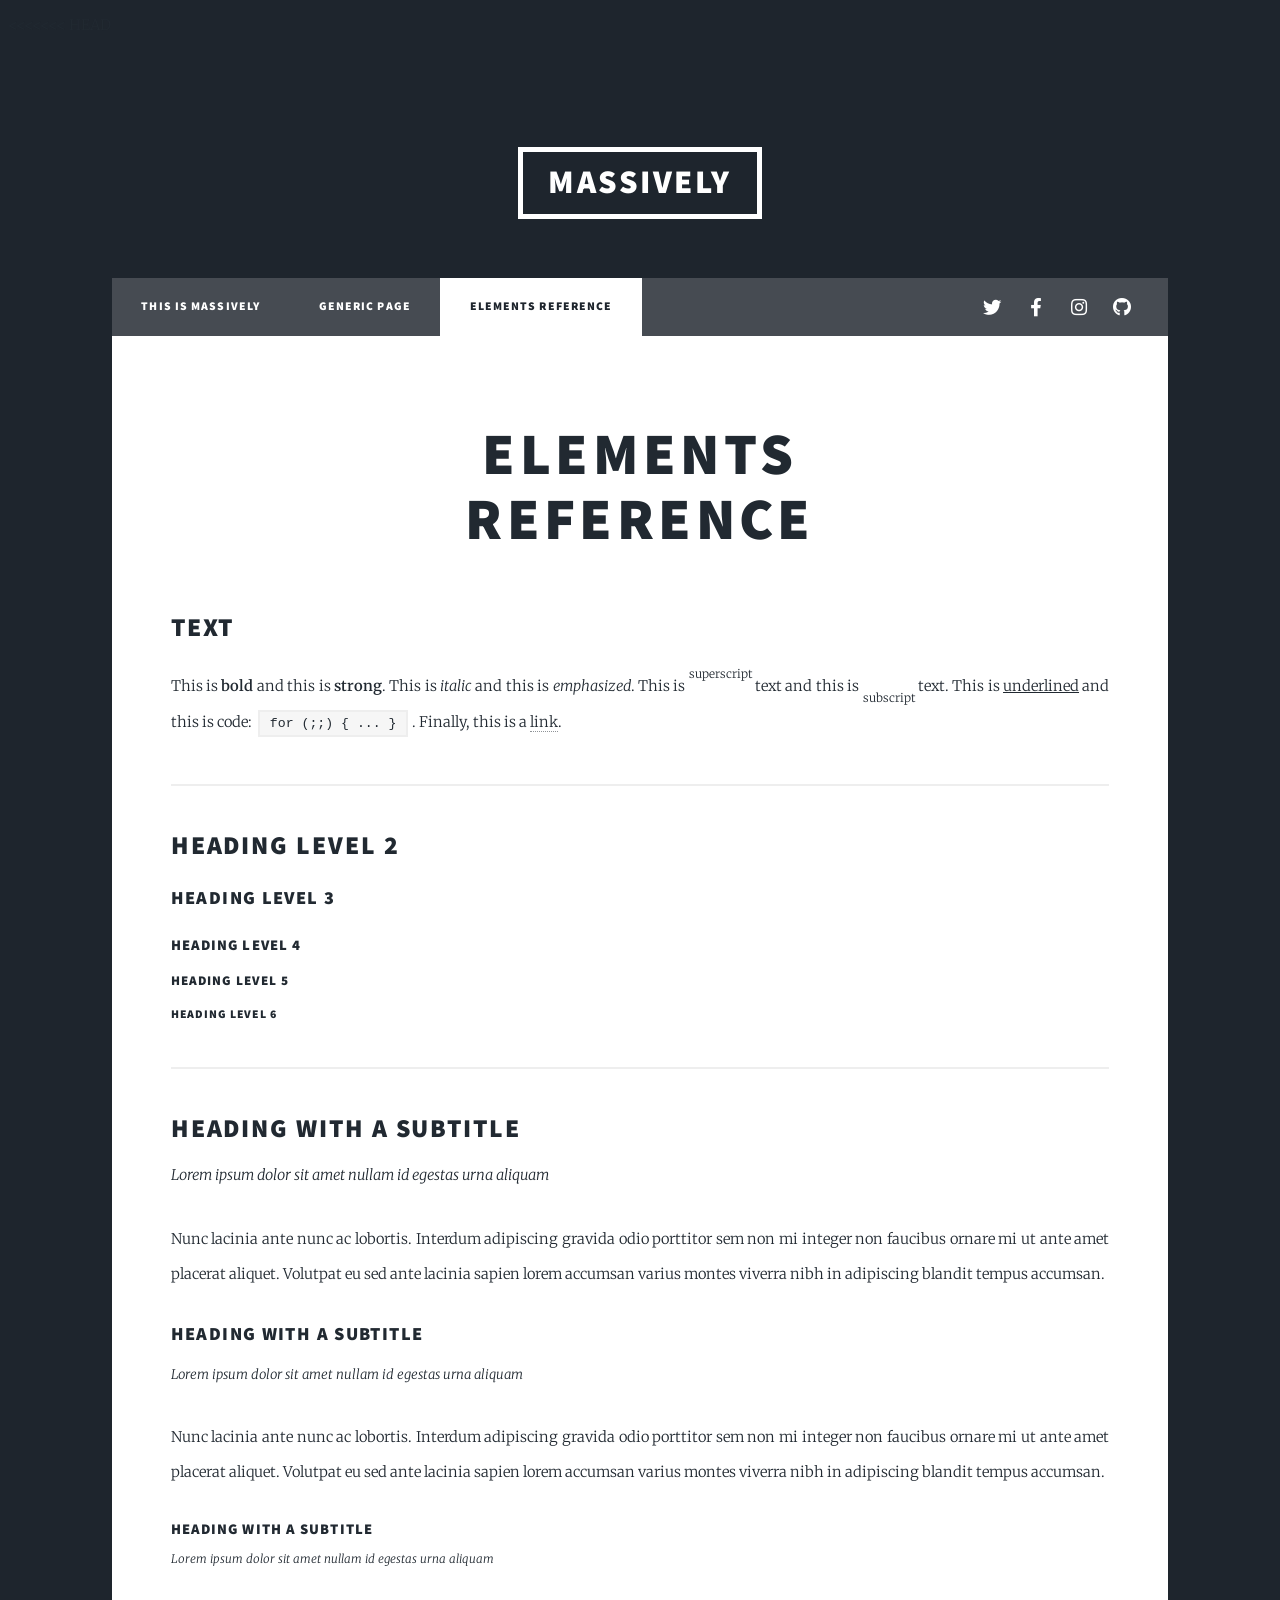
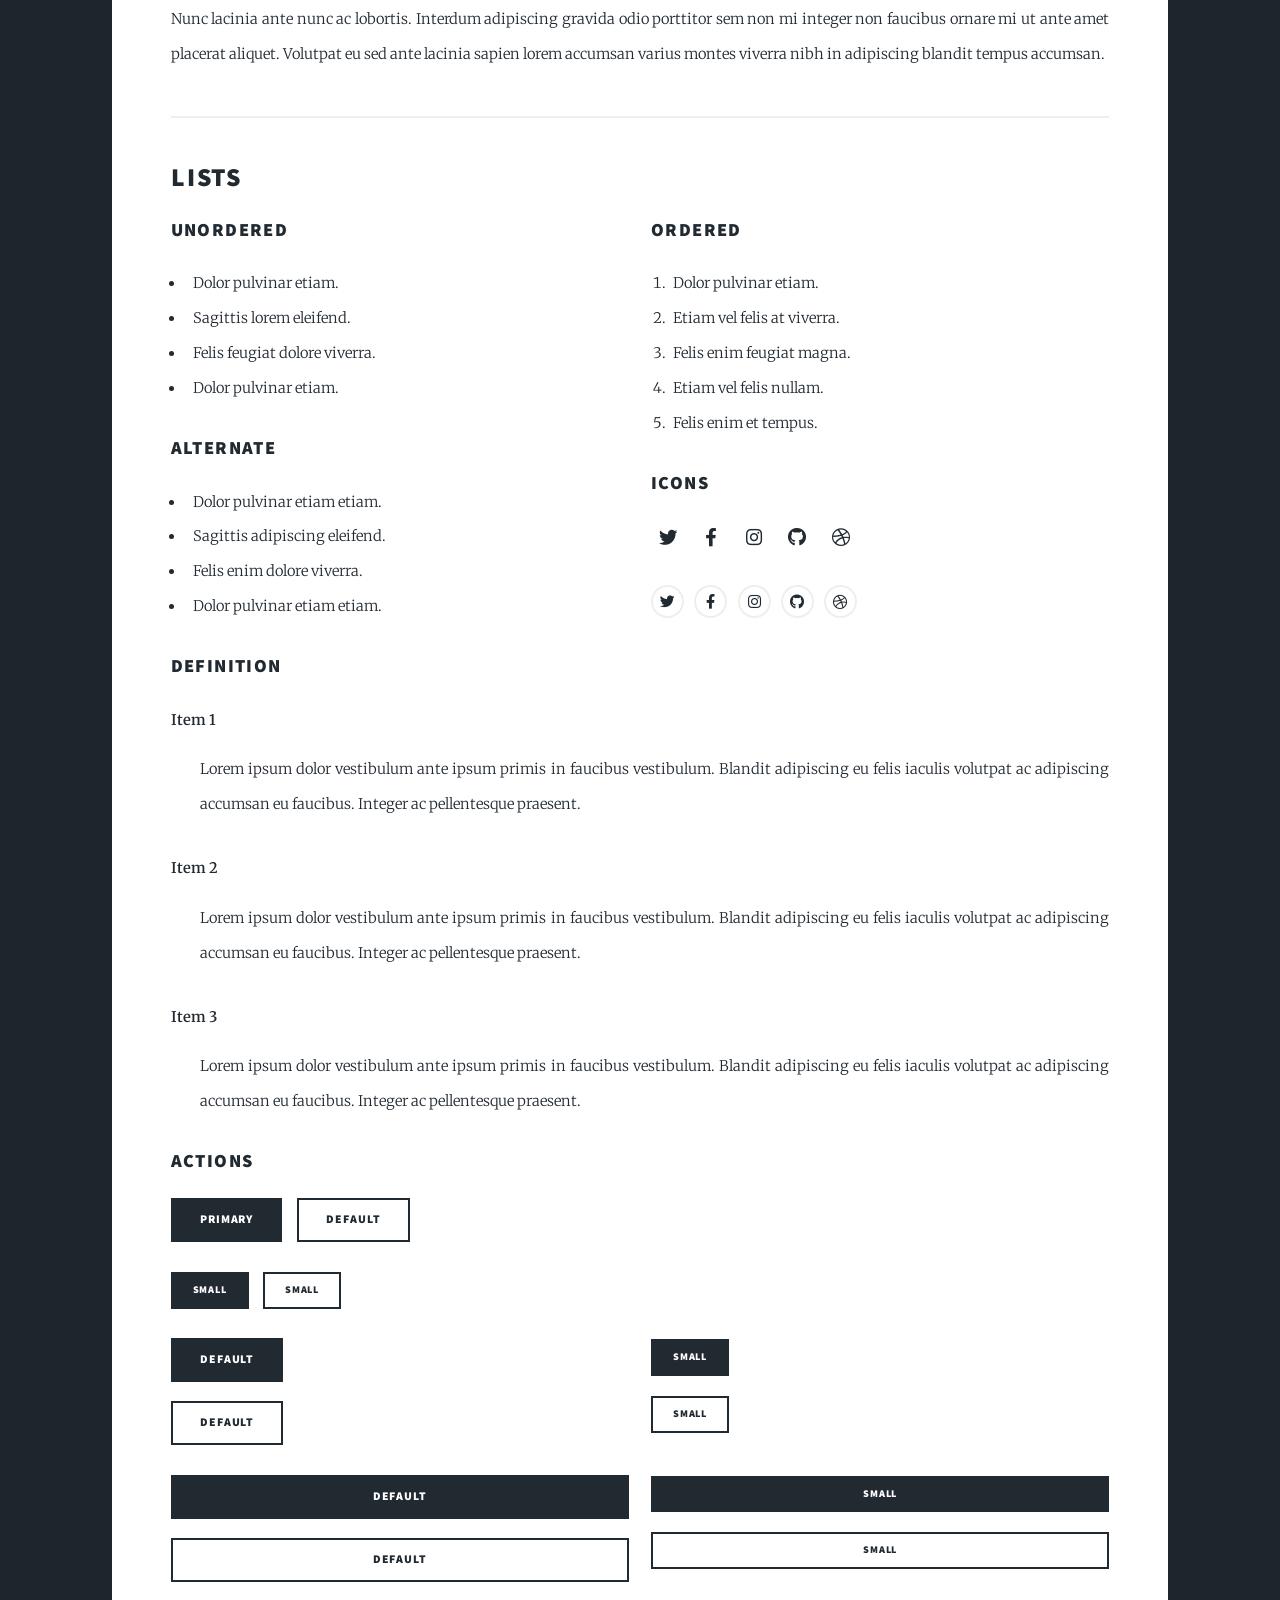
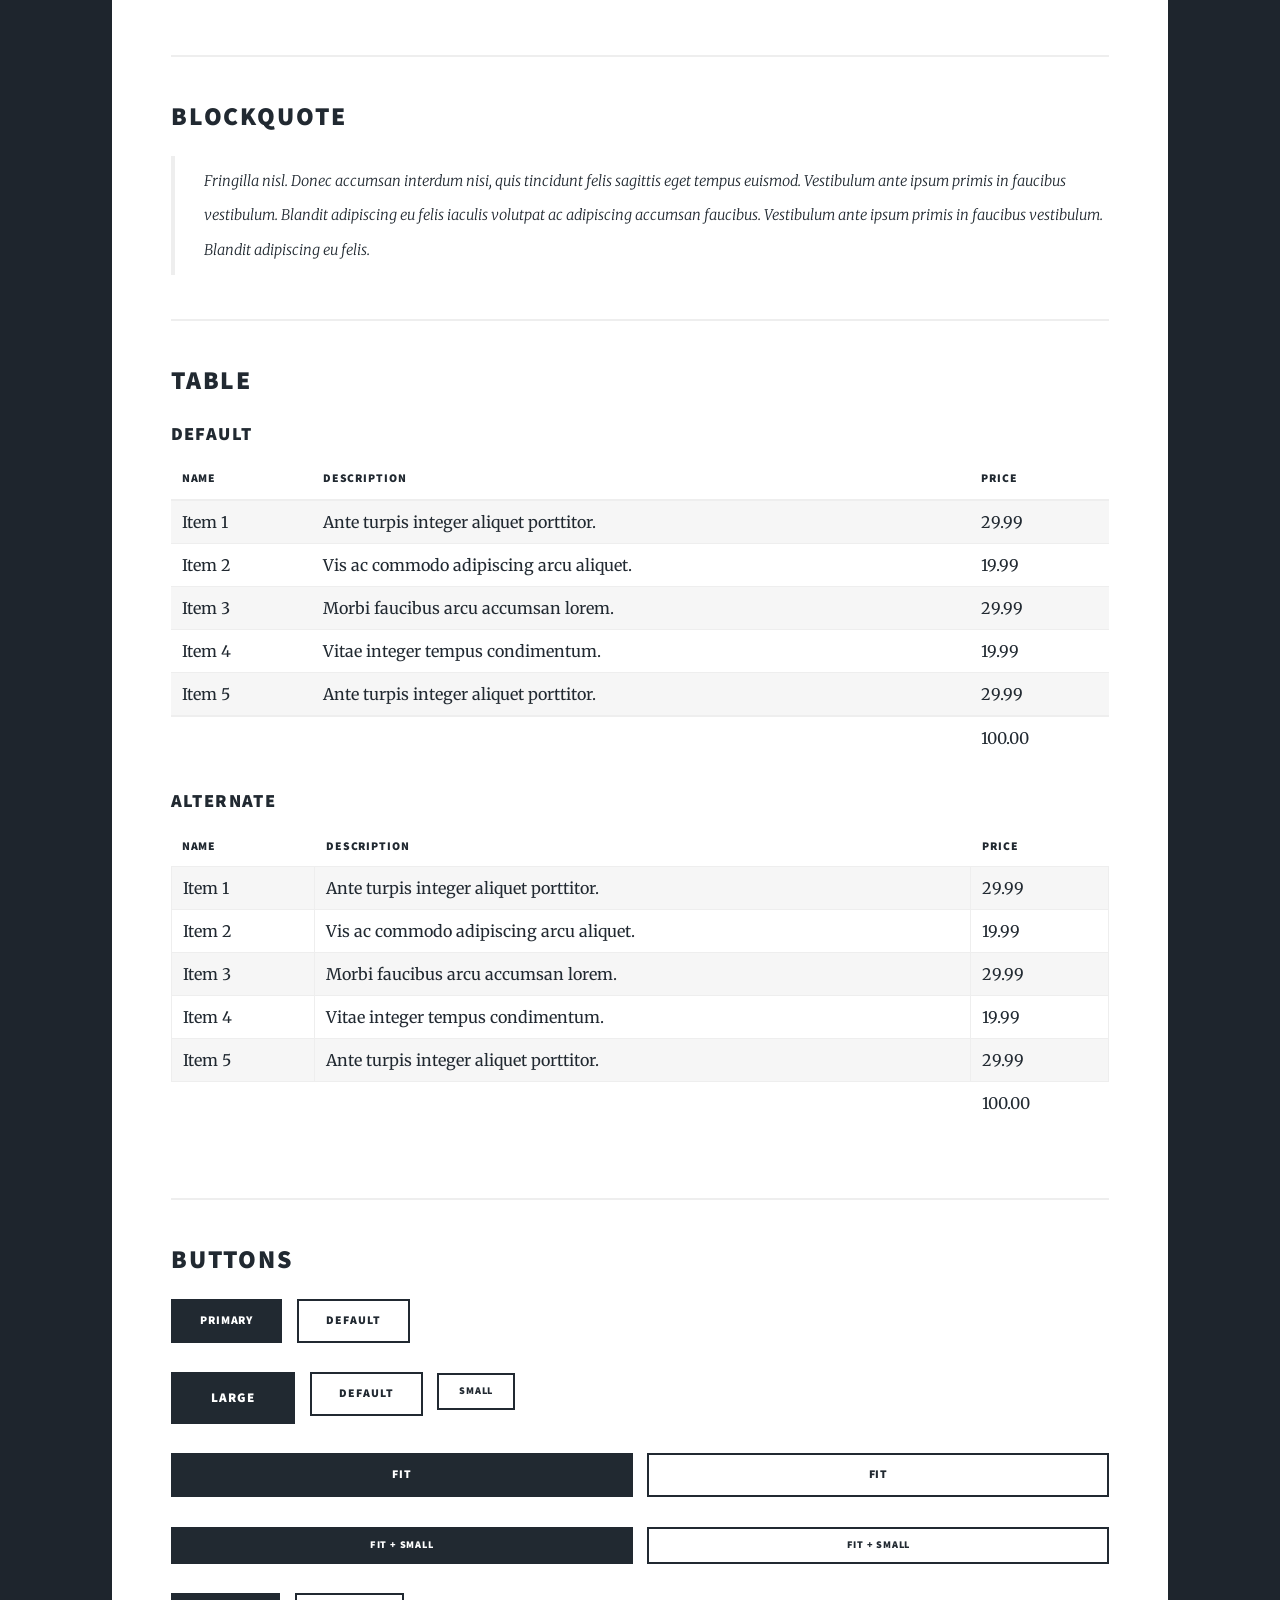
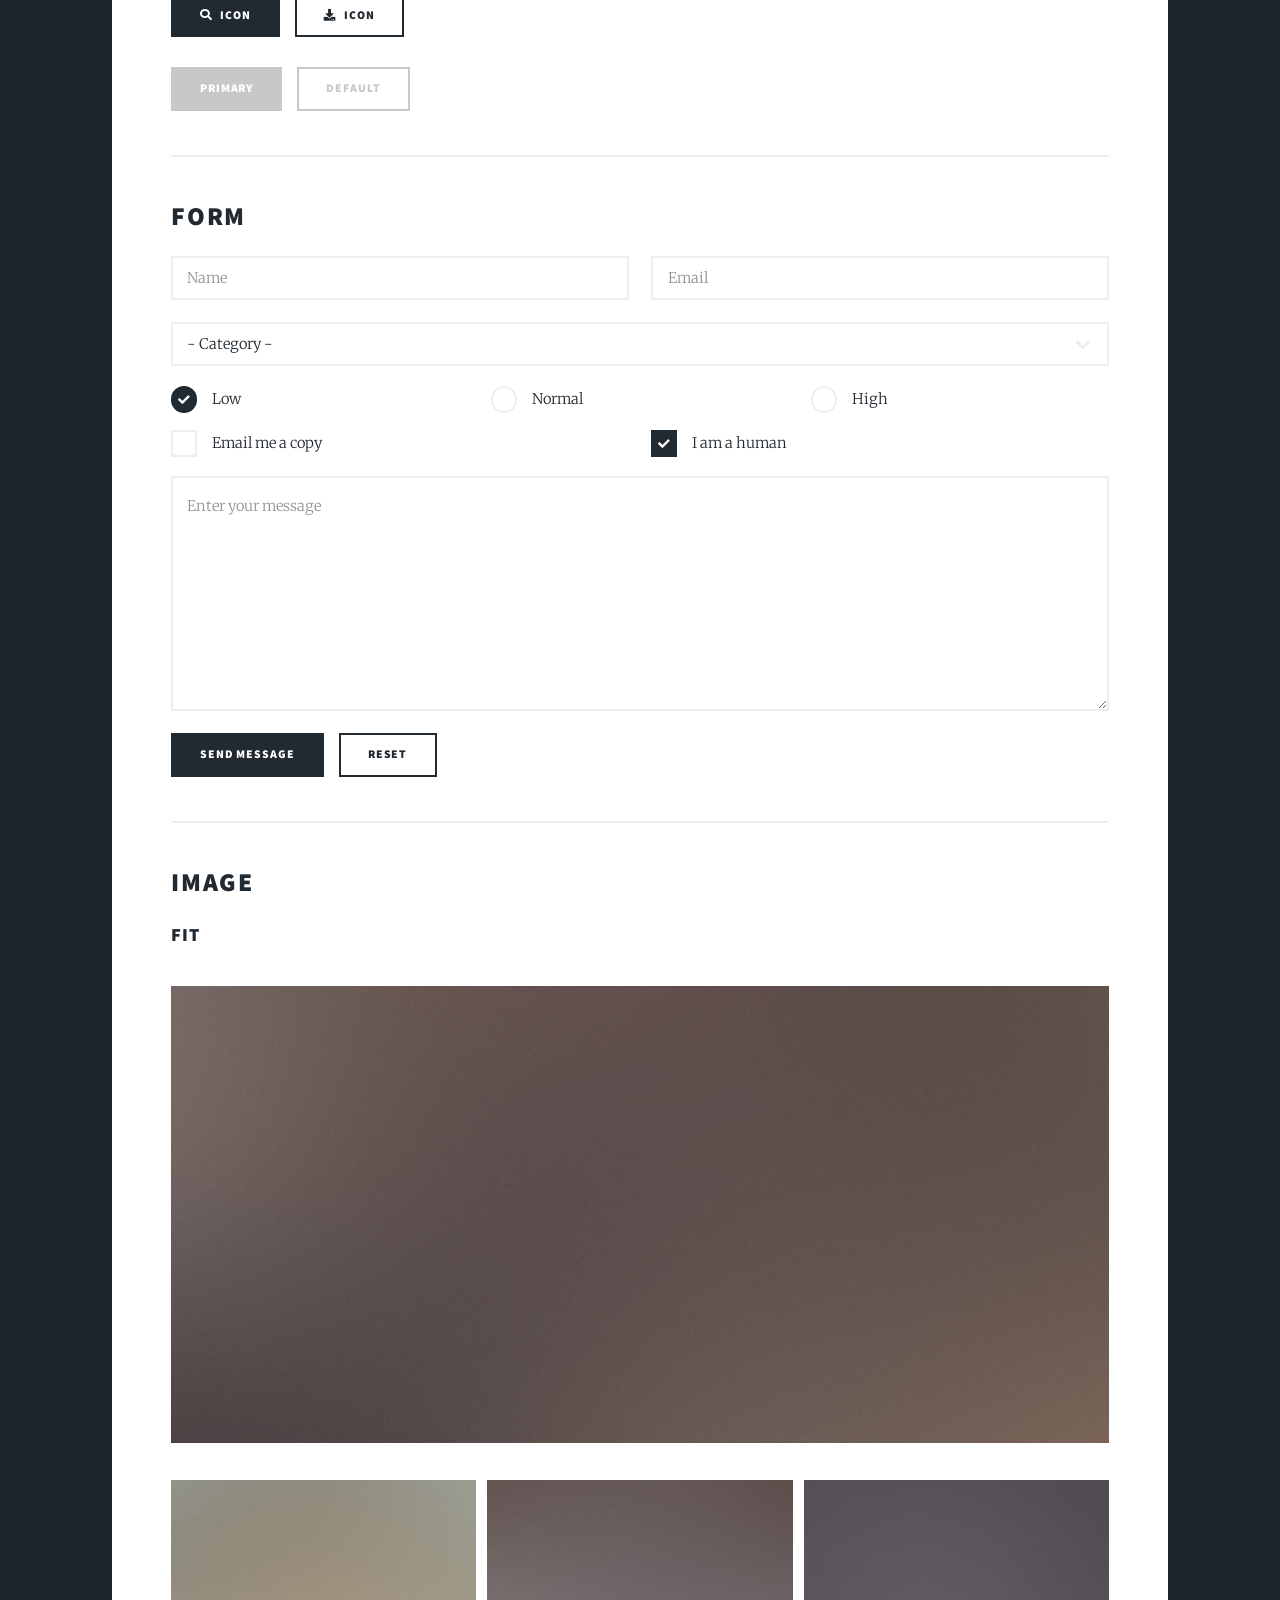
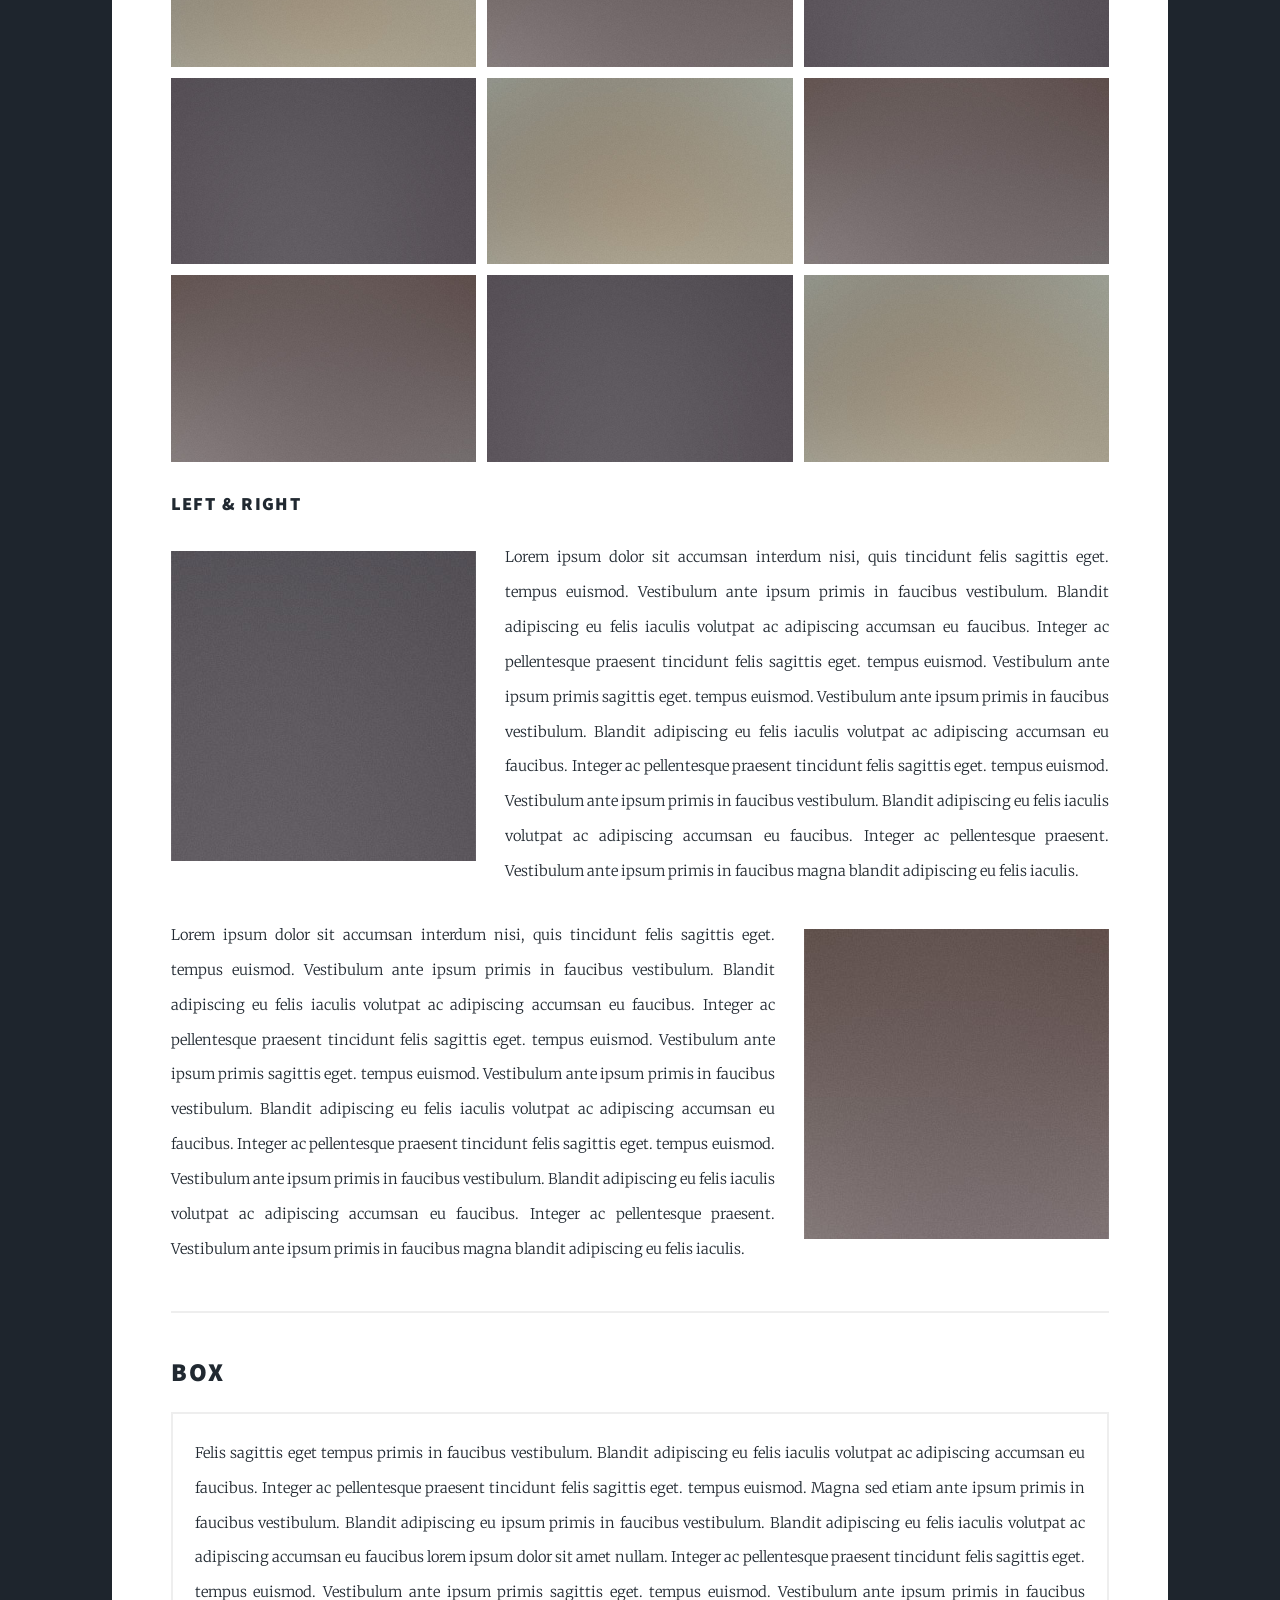
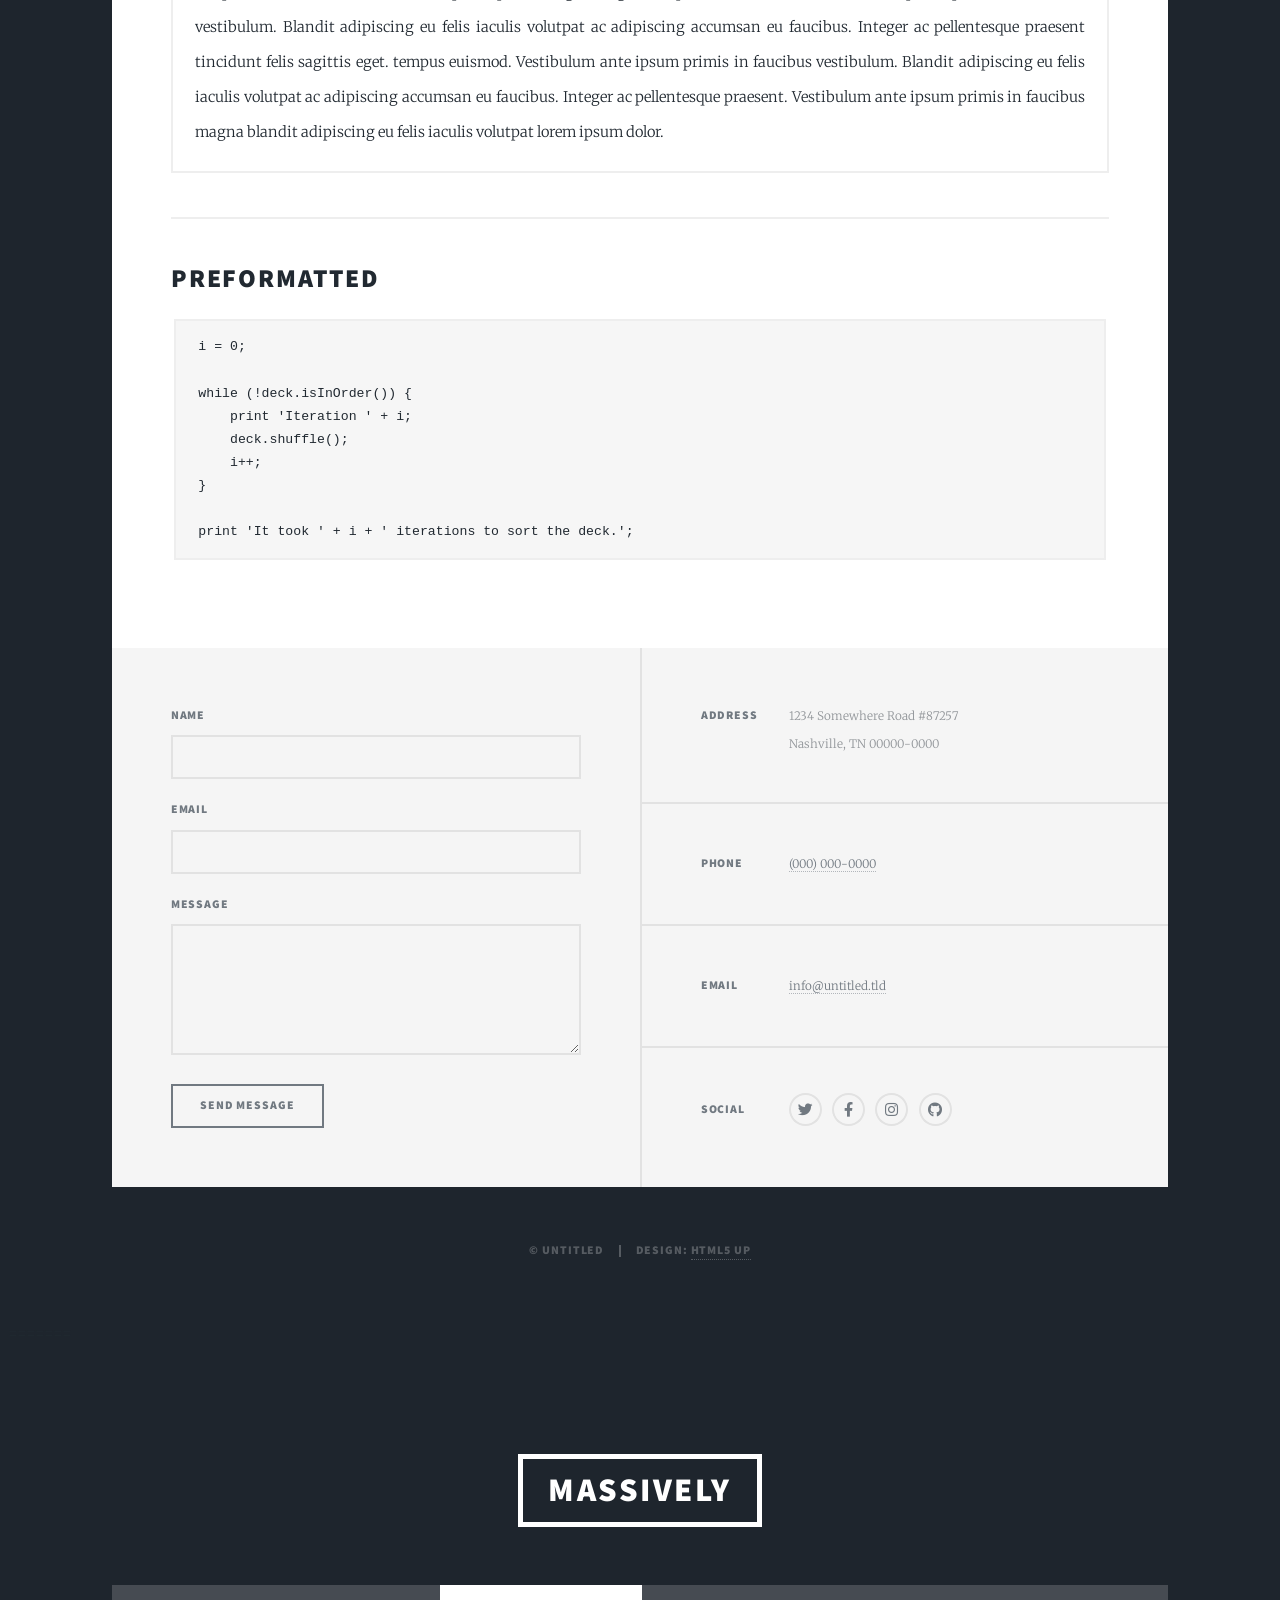
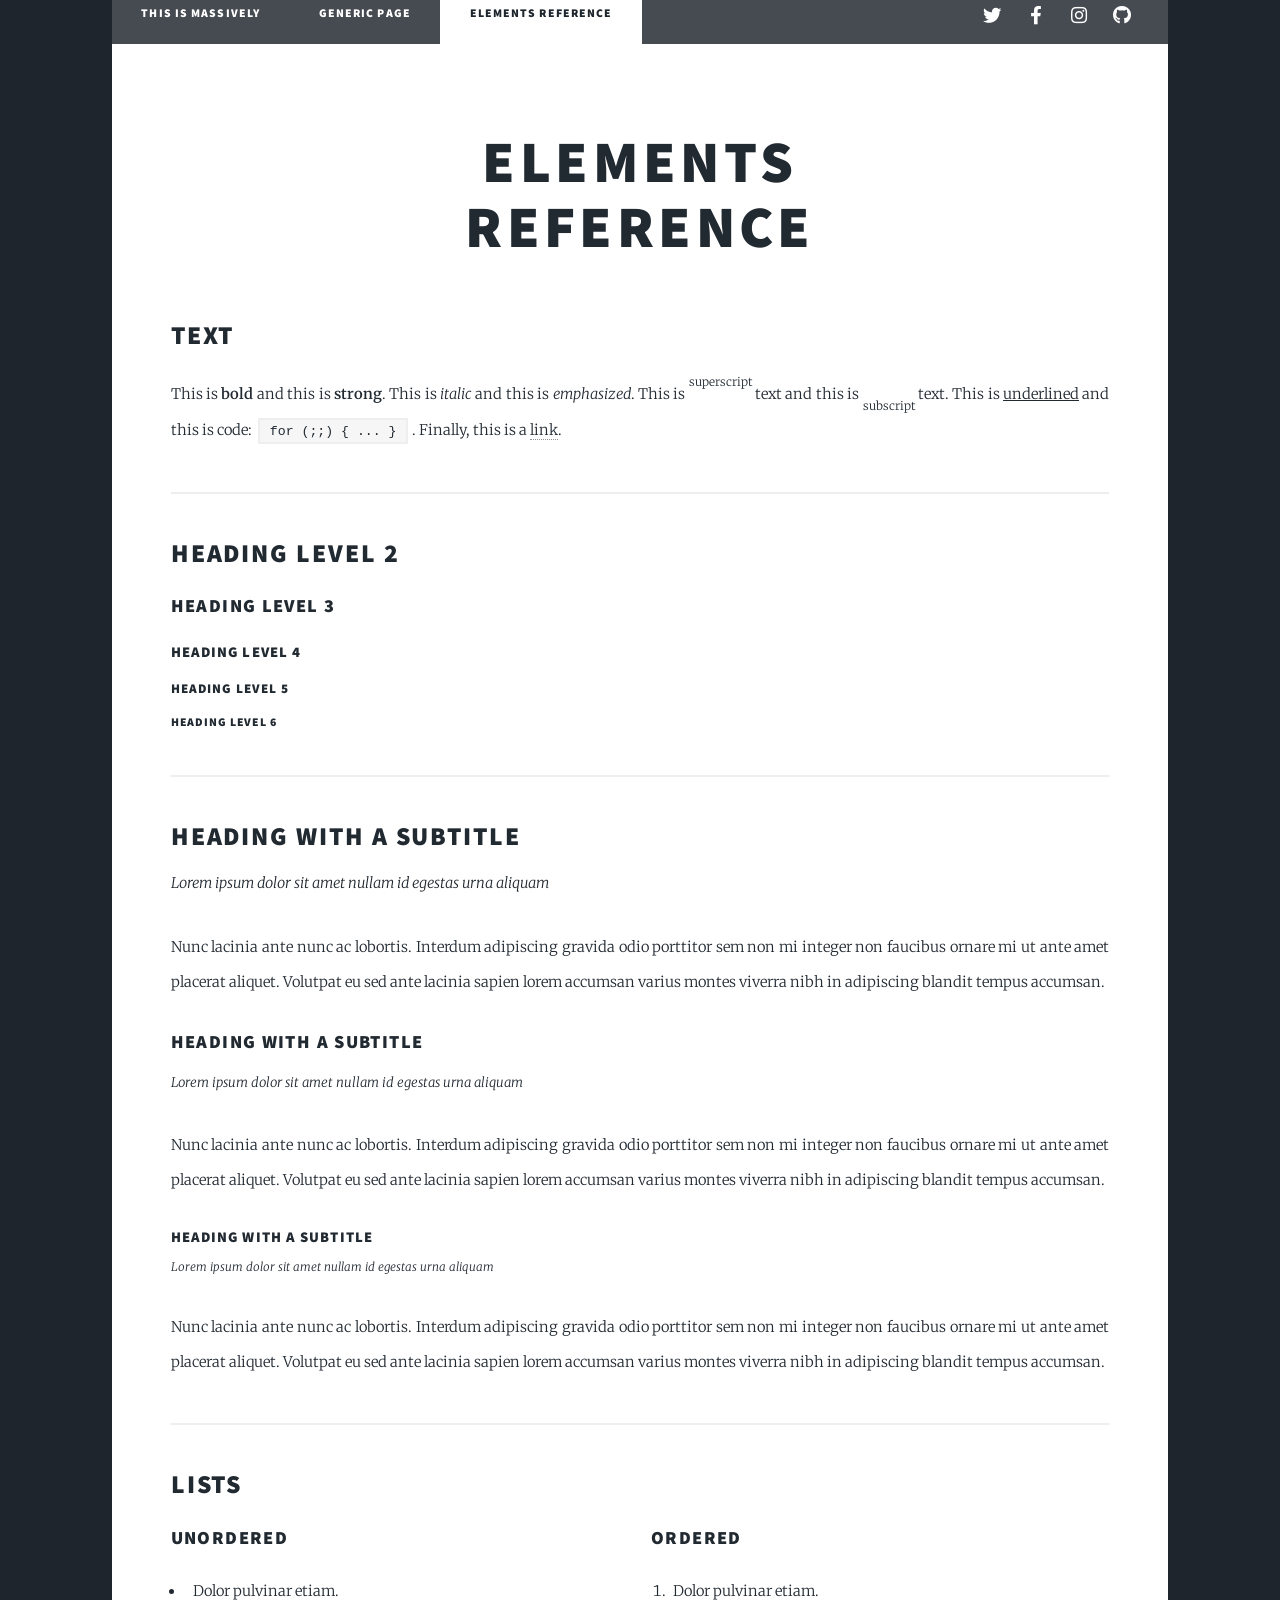
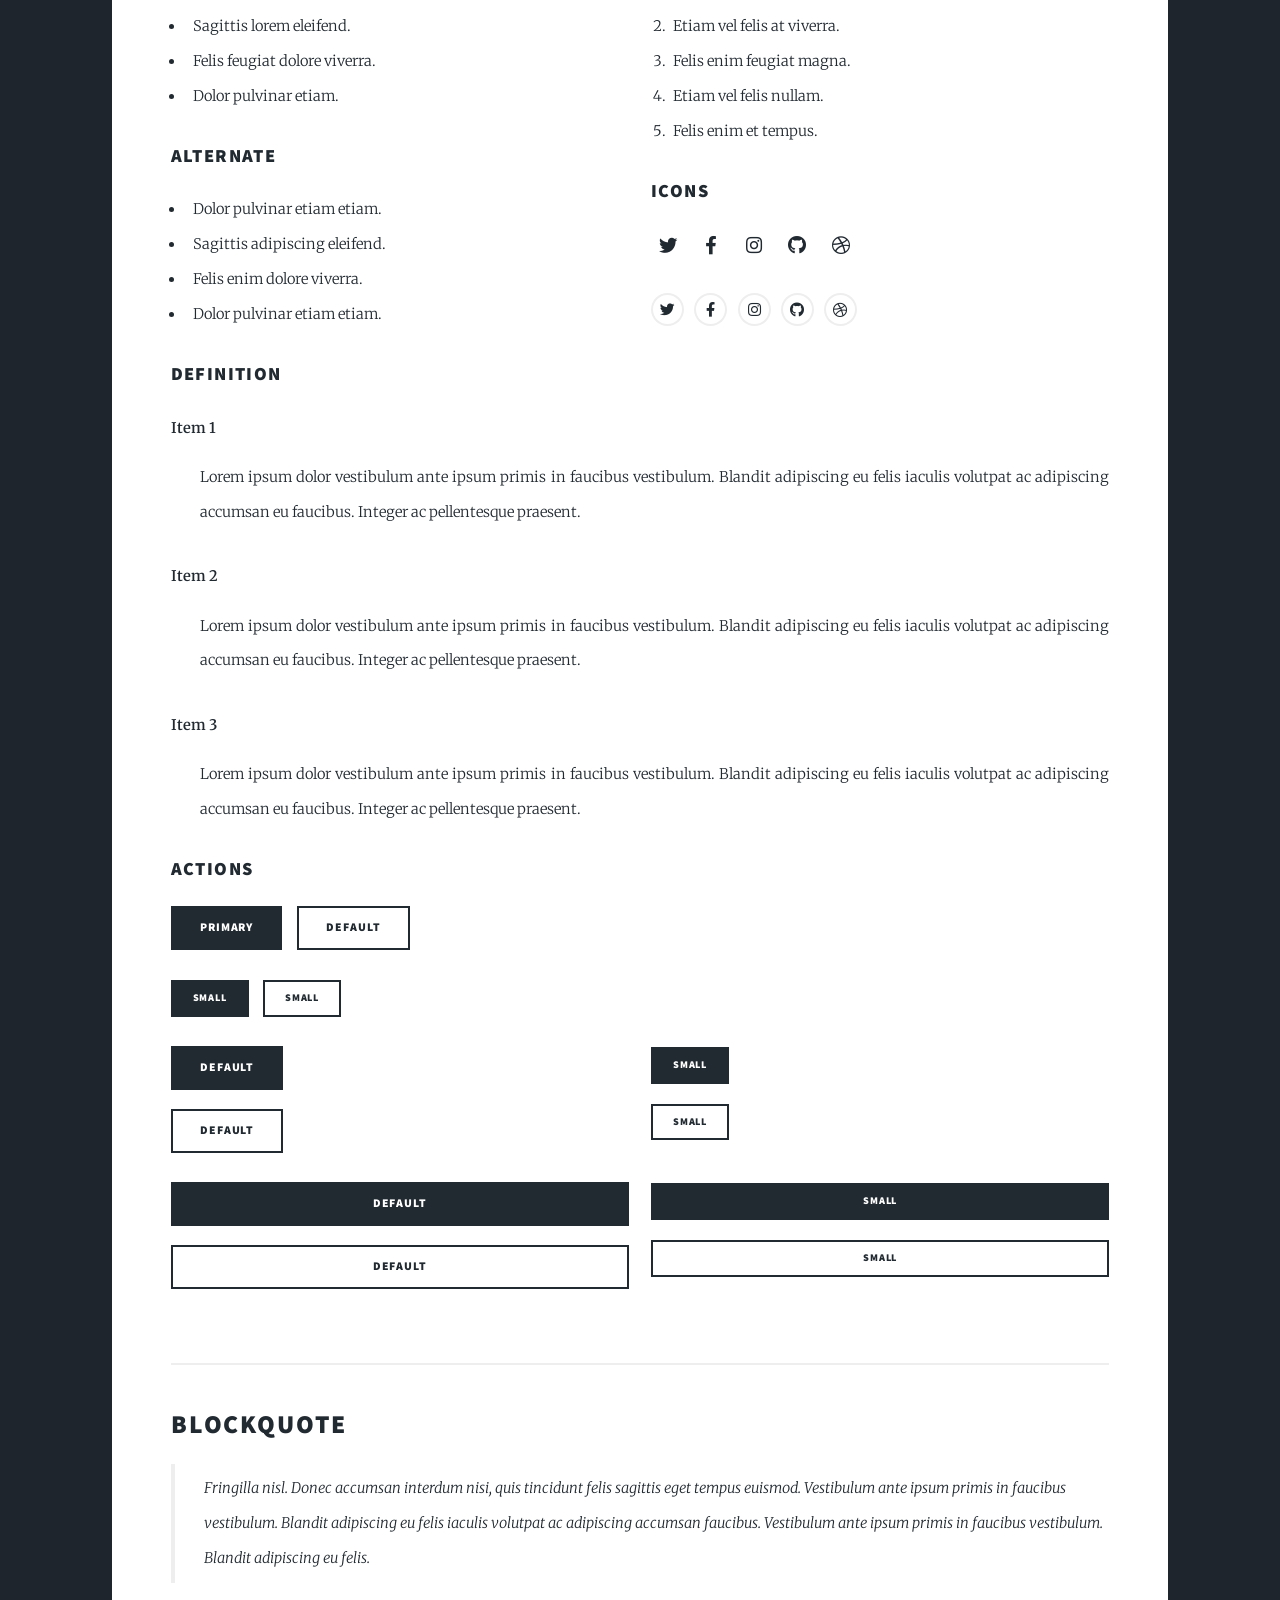
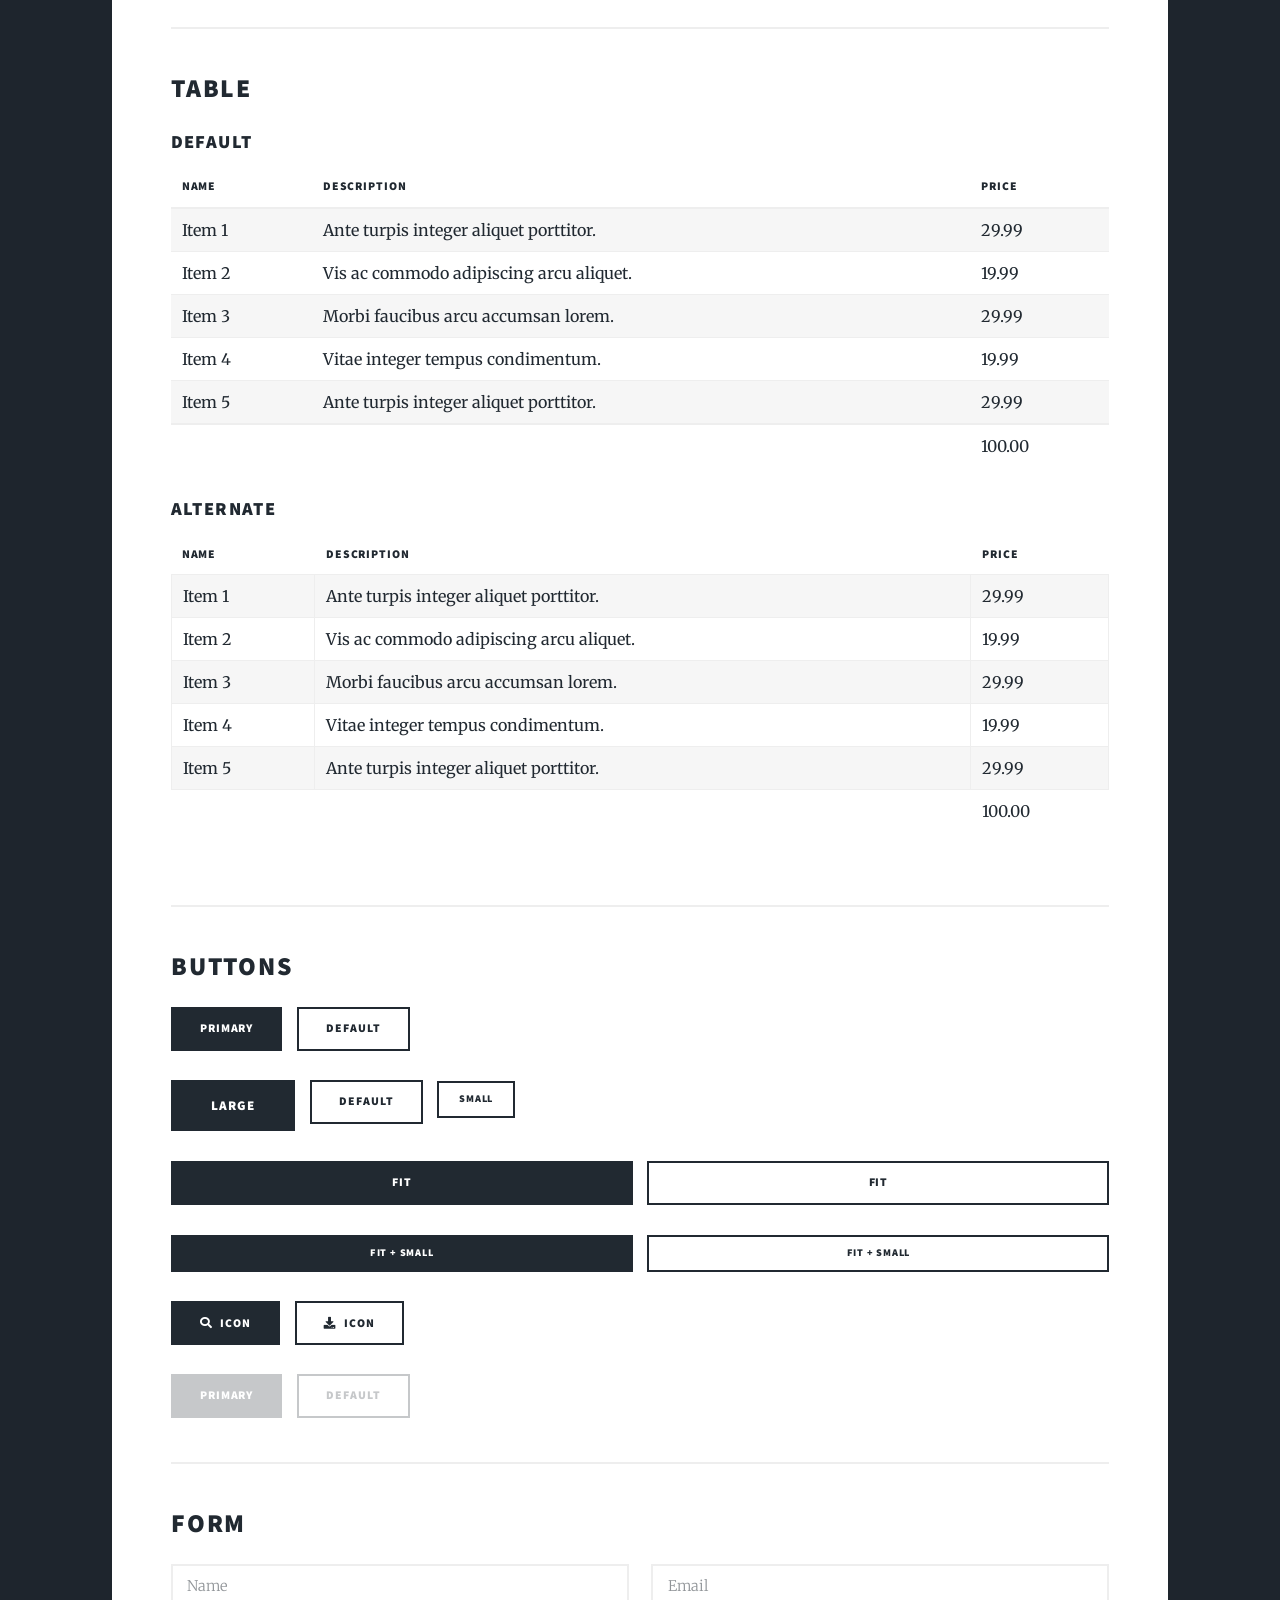
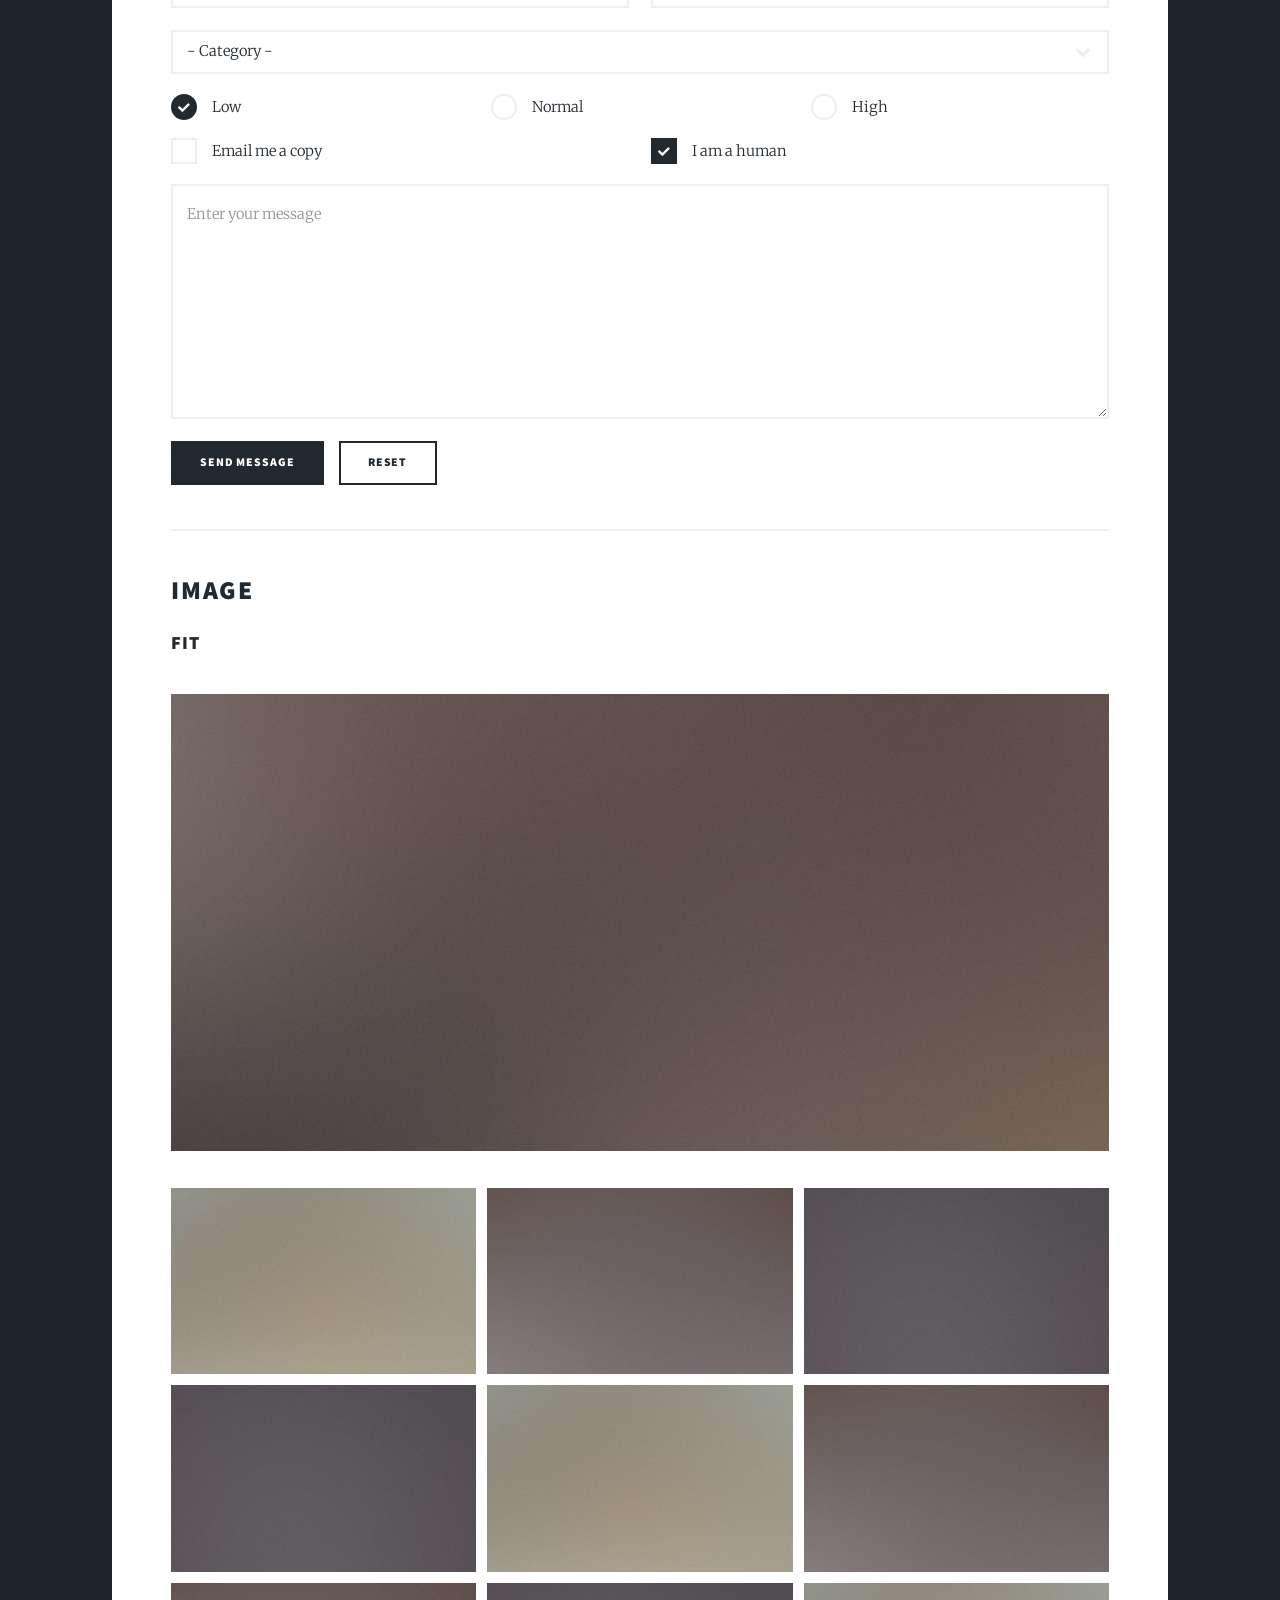
<file: elements.html>
<<<<<<< HEAD
<!DOCTYPE HTML>
<!--
	Massively by HTML5 UP
	html5up.net | @ajlkn
	Free for personal and commercial use under the CCA 3.0 license (html5up.net/license)
-->
<html>
	<head>
		<title>Elements Reference - Massively by HTML5 UP</title>
		<meta charset="utf-8" />
		<meta name="viewport" content="width=device-width, initial-scale=1, user-scalable=no" />
		<link rel="stylesheet" href="assets/css/main.css" />
		<noscript><link rel="stylesheet" href="assets/css/noscript.css" /></noscript>
	</head>
	<body class="is-preload">

		<!-- Wrapper -->
			<div id="wrapper">

				<!-- Header -->
					<header id="header">
						<a href="index.html" class="logo">Massively</a>
					</header>

				<!-- Nav -->
					<nav id="nav">
						<ul class="links">
							<li><a href="index.html">This is Massively</a></li>
							<li><a href="generic.html">Generic Page</a></li>
							<li class="active"><a href="elements.html">Elements Reference</a></li>
						</ul>
						<ul class="icons">
							<li><a href="#" class="icon brands fa-twitter"><span class="label">Twitter</span></a></li>
							<li><a href="#" class="icon brands fa-facebook-f"><span class="label">Facebook</span></a></li>
							<li><a href="#" class="icon brands fa-instagram"><span class="label">Instagram</span></a></li>
							<li><a href="#" class="icon brands fa-github"><span class="label">GitHub</span></a></li>
						</ul>
					</nav>

				<!-- Main -->
					<div id="main">

						<!-- Post -->
							<section class="post">
								<header class="major">
									<h1>Elements<br />
									Reference</h1>
								</header>

								<!-- Text stuff -->
									<h2>Text</h2>
									<p>This is <b>bold</b> and this is <strong>strong</strong>. This is <i>italic</i> and this is <em>emphasized</em>.
									This is <sup>superscript</sup> text and this is <sub>subscript</sub> text.
									This is <u>underlined</u> and this is code: <code>for (;;) { ... }</code>.
									Finally, this is a <a href="#">link</a>.</p>
									<hr />
									<h2>Heading Level 2</h2>
									<h3>Heading Level 3</h3>
									<h4>Heading Level 4</h4>
									<h5>Heading Level 5</h5>
									<h6>Heading Level 6</h6>
									<hr />
									<header>
										<h2>Heading with a Subtitle</h2>
										<p>Lorem ipsum dolor sit amet nullam id egestas urna aliquam</p>
									</header>
									<p>Nunc lacinia ante nunc ac lobortis. Interdum adipiscing gravida odio porttitor sem non mi integer non faucibus ornare mi ut ante amet placerat aliquet. Volutpat eu sed ante lacinia sapien lorem accumsan varius montes viverra nibh in adipiscing blandit tempus accumsan.</p>
									<header>
										<h3>Heading with a Subtitle</h3>
										<p>Lorem ipsum dolor sit amet nullam id egestas urna aliquam</p>
									</header>
									<p>Nunc lacinia ante nunc ac lobortis. Interdum adipiscing gravida odio porttitor sem non mi integer non faucibus ornare mi ut ante amet placerat aliquet. Volutpat eu sed ante lacinia sapien lorem accumsan varius montes viverra nibh in adipiscing blandit tempus accumsan.</p>
									<header>
										<h4>Heading with a Subtitle</h4>
										<p>Lorem ipsum dolor sit amet nullam id egestas urna aliquam</p>
									</header>
									<p>Nunc lacinia ante nunc ac lobortis. Interdum adipiscing gravida odio porttitor sem non mi integer non faucibus ornare mi ut ante amet placerat aliquet. Volutpat eu sed ante lacinia sapien lorem accumsan varius montes viverra nibh in adipiscing blandit tempus accumsan.</p>

									<hr />

								<!-- Lists -->
									<h2>Lists</h2>
									<div class="row">
										<div class="col-6 col-12-small">

											<h3>Unordered</h3>
											<ul>
												<li>Dolor pulvinar etiam.</li>
												<li>Sagittis lorem eleifend.</li>
												<li>Felis feugiat dolore viverra.</li>
												<li>Dolor pulvinar etiam.</li>
											</ul>

											<h3>Alternate</h3>
											<ul class="alt">
												<li>Dolor pulvinar etiam etiam.</li>
												<li>Sagittis adipiscing eleifend.</li>
												<li>Felis enim dolore viverra.</li>
												<li>Dolor pulvinar etiam etiam.</li>
											</ul>

										</div>
										<div class="col-6 col-12-small">

											<h3>Ordered</h3>
											<ol>
												<li>Dolor pulvinar etiam.</li>
												<li>Etiam vel felis at viverra.</li>
												<li>Felis enim feugiat magna.</li>
												<li>Etiam vel felis nullam.</li>
												<li>Felis enim et tempus.</li>
											</ol>

											<h3>Icons</h3>
											<ul class="icons">
												<li><a href="#" class="icon brands fa-twitter"><span class="label">Twitter</span></a></li>
												<li><a href="#" class="icon brands fa-facebook-f"><span class="label">Facebook</span></a></li>
												<li><a href="#" class="icon brands fa-instagram"><span class="label">Instagram</span></a></li>
												<li><a href="#" class="icon brands fa-github"><span class="label">Github</span></a></li>
												<li><a href="#" class="icon brands fa-dribbble"><span class="label">Dribbble</span></a></li>
											</ul>
											<ul class="icons alt">
												<li><a href="#" class="icon brands alt fa-twitter"><span class="label">Twitter</span></a></li>
												<li><a href="#" class="icon brands alt fa-facebook-f"><span class="label">Facebook</span></a></li>
												<li><a href="#" class="icon brands alt fa-instagram"><span class="label">Instagram</span></a></li>
												<li><a href="#" class="icon brands alt fa-github"><span class="label">Github</span></a></li>
												<li><a href="#" class="icon brands alt fa-dribbble"><span class="label">Dribbble</span></a></li>
											</ul>

										</div>
									</div>
									<h3>Definition</h3>
									<dl>
										<dt>Item 1</dt>
										<dd>
											<p>Lorem ipsum dolor vestibulum ante ipsum primis in faucibus vestibulum. Blandit adipiscing eu felis iaculis volutpat ac adipiscing accumsan eu faucibus. Integer ac pellentesque praesent.</p>
										</dd>
										<dt>Item 2</dt>
										<dd>
											<p>Lorem ipsum dolor vestibulum ante ipsum primis in faucibus vestibulum. Blandit adipiscing eu felis iaculis volutpat ac adipiscing accumsan eu faucibus. Integer ac pellentesque praesent.</p>
										</dd>
										<dt>Item 3</dt>
										<dd>
											<p>Lorem ipsum dolor vestibulum ante ipsum primis in faucibus vestibulum. Blandit adipiscing eu felis iaculis volutpat ac adipiscing accumsan eu faucibus. Integer ac pellentesque praesent.</p>
										</dd>
									</dl>

									<h3>Actions</h3>
									<ul class="actions">
										<li><a href="#" class="button primary">Primary</a></li>
										<li><a href="#" class="button">Default</a></li>
									</ul>
									<ul class="actions small">
										<li><a href="#" class="button primary small">Small</a></li>
										<li><a href="#" class="button small">Small</a></li>
									</ul>
									<div class="row">
										<div class="col-6 col-12-small">
											<ul class="actions stacked">
												<li><a href="#" class="button primary">Default</a></li>
												<li><a href="#" class="button">Default</a></li>
											</ul>
										</div>
										<div class="col-6 col-12-small">
											<ul class="actions stacked">
												<li><a href="#" class="button primary small">Small</a></li>
												<li><a href="#" class="button small">Small</a></li>
											</ul>
										</div>
									</div>
									<div class="row">
										<div class="col-6 col-12-small">
											<ul class="actions stacked">
												<li><a href="#" class="button primary fit">Default</a></li>
												<li><a href="#" class="button fit">Default</a></li>
											</ul>
										</div>
										<div class="col-6 col-12-small">
											<ul class="actions stacked">
												<li><a href="#" class="button primary small fit">Small</a></li>
												<li><a href="#" class="button small fit">Small</a></li>
											</ul>
										</div>
									</div>

									<hr />

								<!-- Blockquote -->
									<h2>Blockquote</h2>
									<blockquote>Fringilla nisl. Donec accumsan interdum nisi, quis tincidunt felis sagittis eget tempus euismod. Vestibulum ante ipsum primis in faucibus vestibulum. Blandit adipiscing eu felis iaculis volutpat ac adipiscing accumsan faucibus. Vestibulum ante ipsum primis in faucibus vestibulum. Blandit adipiscing eu felis.</blockquote>

									<hr />

								<!-- Table -->
									<h2>Table</h2>

									<h3>Default</h3>
									<div class="table-wrapper">
										<table>
											<thead>
												<tr>
													<th>Name</th>
													<th>Description</th>
													<th>Price</th>
												</tr>
											</thead>
											<tbody>
												<tr>
													<td>Item 1</td>
													<td>Ante turpis integer aliquet porttitor.</td>
													<td>29.99</td>
												</tr>
												<tr>
													<td>Item 2</td>
													<td>Vis ac commodo adipiscing arcu aliquet.</td>
													<td>19.99</td>
												</tr>
												<tr>
													<td>Item 3</td>
													<td> Morbi faucibus arcu accumsan lorem.</td>
													<td>29.99</td>
												</tr>
												<tr>
													<td>Item 4</td>
													<td>Vitae integer tempus condimentum.</td>
													<td>19.99</td>
												</tr>
												<tr>
													<td>Item 5</td>
													<td>Ante turpis integer aliquet porttitor.</td>
													<td>29.99</td>
												</tr>
											</tbody>
											<tfoot>
												<tr>
													<td colspan="2"></td>
													<td>100.00</td>
												</tr>
											</tfoot>
										</table>
									</div>

									<h3>Alternate</h3>
									<div class="table-wrapper">
										<table class="alt">
											<thead>
												<tr>
													<th>Name</th>
													<th>Description</th>
													<th>Price</th>
												</tr>
											</thead>
											<tbody>
												<tr>
													<td>Item 1</td>
													<td>Ante turpis integer aliquet porttitor.</td>
													<td>29.99</td>
												</tr>
												<tr>
													<td>Item 2</td>
													<td>Vis ac commodo adipiscing arcu aliquet.</td>
													<td>19.99</td>
												</tr>
												<tr>
													<td>Item 3</td>
													<td> Morbi faucibus arcu accumsan lorem.</td>
													<td>29.99</td>
												</tr>
												<tr>
													<td>Item 4</td>
													<td>Vitae integer tempus condimentum.</td>
													<td>19.99</td>
												</tr>
												<tr>
													<td>Item 5</td>
													<td>Ante turpis integer aliquet porttitor.</td>
													<td>29.99</td>
												</tr>
											</tbody>
											<tfoot>
												<tr>
													<td colspan="2"></td>
													<td>100.00</td>
												</tr>
											</tfoot>
										</table>
									</div>

									<hr />

								<!-- Buttons -->
									<h2>Buttons</h2>
									<ul class="actions">
										<li><a href="#" class="button primary">Primary</a></li>
										<li><a href="#" class="button">Default</a></li>
									</ul>
									<ul class="actions">
										<li><a href="#" class="button primary large">Large</a></li>
										<li><a href="#" class="button">Default</a></li>
										<li><a href="#" class="button small">Small</a></li>
									</ul>
									<ul class="actions fit">
										<li><a href="#" class="button primary fit">Fit</a></li>
										<li><a href="#" class="button fit">Fit</a></li>
									</ul>
									<ul class="actions fit small">
										<li><a href="#" class="button primary fit small">Fit + Small</a></li>
										<li><a href="#" class="button fit small">Fit + Small</a></li>
									</ul>
									<ul class="actions">
										<li><a href="#" class="button primary icon solid fa-search">Icon</a></li>
										<li><a href="#" class="button icon solid fa-download">Icon</a></li>
									</ul>
									<ul class="actions">
										<li><span class="button primary disabled">Primary</span></li>
										<li><span class="button disabled">Default</span></li>
									</ul>

									<hr />

								<!-- Form -->
									<h2>Form</h2>

									<form method="post" action="#">
										<div class="row gtr-uniform">
											<div class="col-6 col-12-xsmall">
												<input type="text" name="demo-name" id="demo-name" value="" placeholder="Name" />
											</div>
											<div class="col-6 col-12-xsmall">
												<input type="email" name="demo-email" id="demo-email" value="" placeholder="Email" />
											</div>
											<!-- Break -->
											<div class="col-12">
												<select name="demo-category" id="demo-category">
													<option value="">- Category -</option>
													<option value="1">Manufacturing</option>
													<option value="1">Shipping</option>
													<option value="1">Administration</option>
													<option value="1">Human Resources</option>
												</select>
											</div>
											<!-- Break -->
											<div class="col-4 col-12-small">
												<input type="radio" id="demo-priority-low" name="demo-priority" checked>
												<label for="demo-priority-low">Low</label>
											</div>
											<div class="col-4 col-12-small">
												<input type="radio" id="demo-priority-normal" name="demo-priority">
												<label for="demo-priority-normal">Normal</label>
											</div>
											<div class="col-4 col-12-small">
												<input type="radio" id="demo-priority-high" name="demo-priority">
												<label for="demo-priority-high">High</label>
											</div>
											<!-- Break -->
											<div class="col-6 col-12-small">
												<input type="checkbox" id="demo-copy" name="demo-copy">
												<label for="demo-copy">Email me a copy</label>
											</div>
											<div class="col-6 col-12-small">
												<input type="checkbox" id="demo-human" name="demo-human" checked>
												<label for="demo-human">I am a human</label>
											</div>
											<!-- Break -->
											<div class="col-12">
												<textarea name="demo-message" id="demo-message" placeholder="Enter your message" rows="6"></textarea>
											</div>
											<!-- Break -->
											<div class="col-12">
												<ul class="actions">
													<li><input type="submit" value="Send Message" class="primary" /></li>
													<li><input type="reset" value="Reset" /></li>
												</ul>
											</div>
										</div>
									</form>

									<hr />

								<!-- Image -->
									<h2>Image</h2>

									<h3>Fit</h3>
									<span class="image fit"><img src="images/pic01.jpg" alt="" /></span>
									<div class="box alt">
										<div class="row gtr-50 gtr-uniform">
											<div class="col-4"><span class="image fit"><img src="images/pic02.jpg" alt="" /></span></div>
											<div class="col-4"><span class="image fit"><img src="images/pic03.jpg" alt="" /></span></div>
											<div class="col-4"><span class="image fit"><img src="images/pic04.jpg" alt="" /></span></div>
											<!-- Break -->
											<div class="col-4"><span class="image fit"><img src="images/pic04.jpg" alt="" /></span></div>
											<div class="col-4"><span class="image fit"><img src="images/pic02.jpg" alt="" /></span></div>
											<div class="col-4"><span class="image fit"><img src="images/pic03.jpg" alt="" /></span></div>
											<!-- Break -->
											<div class="col-4"><span class="image fit"><img src="images/pic03.jpg" alt="" /></span></div>
											<div class="col-4"><span class="image fit"><img src="images/pic04.jpg" alt="" /></span></div>
											<div class="col-4"><span class="image fit"><img src="images/pic02.jpg" alt="" /></span></div>
										</div>
									</div>

									<h3>Left &amp; Right</h3>
									<p><span class="image left"><img src="images/pic08.jpg" alt="" /></span>Lorem ipsum dolor sit accumsan interdum nisi, quis tincidunt felis sagittis eget. tempus euismod. Vestibulum ante ipsum primis in faucibus vestibulum. Blandit adipiscing eu felis iaculis volutpat ac adipiscing accumsan eu faucibus. Integer ac pellentesque praesent tincidunt felis sagittis eget. tempus euismod. Vestibulum ante ipsum primis sagittis eget. tempus euismod. Vestibulum ante ipsum primis in faucibus vestibulum. Blandit adipiscing eu felis iaculis volutpat ac adipiscing accumsan eu faucibus. Integer ac pellentesque praesent tincidunt felis sagittis eget. tempus euismod. Vestibulum ante ipsum primis in faucibus vestibulum. Blandit adipiscing eu felis iaculis volutpat ac adipiscing accumsan eu faucibus. Integer ac pellentesque praesent. Vestibulum ante ipsum primis in faucibus magna blandit adipiscing eu felis iaculis.</p>
									<p><span class="image right"><img src="images/pic09.jpg" alt="" /></span>Lorem ipsum dolor sit accumsan interdum nisi, quis tincidunt felis sagittis eget. tempus euismod. Vestibulum ante ipsum primis in faucibus vestibulum. Blandit adipiscing eu felis iaculis volutpat ac adipiscing accumsan eu faucibus. Integer ac pellentesque praesent tincidunt felis sagittis eget. tempus euismod. Vestibulum ante ipsum primis sagittis eget. tempus euismod. Vestibulum ante ipsum primis in faucibus vestibulum. Blandit adipiscing eu felis iaculis volutpat ac adipiscing accumsan eu faucibus. Integer ac pellentesque praesent tincidunt felis sagittis eget. tempus euismod. Vestibulum ante ipsum primis in faucibus vestibulum. Blandit adipiscing eu felis iaculis volutpat ac adipiscing accumsan eu faucibus. Integer ac pellentesque praesent. Vestibulum ante ipsum primis in faucibus magna blandit adipiscing eu felis iaculis.</p>

									<hr />

								<!-- Box -->
									<h2>Box</h2>
									<div class="box">
										<p>Felis sagittis eget tempus primis in faucibus vestibulum. Blandit adipiscing eu felis iaculis volutpat ac adipiscing accumsan eu faucibus. Integer ac pellentesque praesent tincidunt felis sagittis eget. tempus euismod. Magna sed etiam ante ipsum primis in faucibus vestibulum. Blandit adipiscing eu ipsum primis in faucibus vestibulum. Blandit adipiscing eu felis iaculis volutpat ac adipiscing accumsan eu faucibus lorem ipsum dolor sit amet nullam. Integer ac pellentesque praesent tincidunt felis sagittis eget. tempus euismod. Vestibulum ante ipsum primis sagittis eget. tempus euismod. Vestibulum ante ipsum primis in faucibus vestibulum. Blandit adipiscing eu felis iaculis volutpat ac adipiscing accumsan eu faucibus. Integer ac pellentesque praesent tincidunt felis sagittis eget. tempus euismod. Vestibulum ante ipsum primis in faucibus vestibulum. Blandit adipiscing eu felis iaculis volutpat ac adipiscing accumsan eu faucibus. Integer ac pellentesque praesent. Vestibulum ante ipsum primis in faucibus magna blandit adipiscing eu felis iaculis volutpat lorem ipsum dolor.</p>
									</div>

									<hr />

								<!-- Preformatted Code -->
									<h2>Preformatted</h2>
									<pre><code>i = 0;

while (!deck.isInOrder()) {
    print 'Iteration ' + i;
    deck.shuffle();
    i++;
}

print 'It took ' + i + ' iterations to sort the deck.';
</code></pre>

							</section>

					</div>

				<!-- Footer -->
					<footer id="footer">
						<section>
							<form method="post" action="#">
								<div class="fields">
									<div class="field">
										<label for="name">Name</label>
										<input type="text" name="name" id="name" />
									</div>
									<div class="field">
										<label for="email">Email</label>
										<input type="text" name="email" id="email" />
									</div>
									<div class="field">
										<label for="message">Message</label>
										<textarea name="message" id="message" rows="3"></textarea>
									</div>
								</div>
								<ul class="actions">
									<li><input type="submit" value="Send Message" /></li>
								</ul>
							</form>
						</section>
						<section class="split contact">
							<section class="alt">
								<h3>Address</h3>
								<p>1234 Somewhere Road #87257<br />
								Nashville, TN 00000-0000</p>
							</section>
							<section>
								<h3>Phone</h3>
								<p><a href="#">(000) 000-0000</a></p>
							</section>
							<section>
								<h3>Email</h3>
								<p><a href="#">info@untitled.tld</a></p>
							</section>
							<section>
								<h3>Social</h3>
								<ul class="icons alt">
									<li><a href="#" class="icon brands alt fa-twitter"><span class="label">Twitter</span></a></li>
									<li><a href="#" class="icon brands alt fa-facebook-f"><span class="label">Facebook</span></a></li>
									<li><a href="#" class="icon brands alt fa-instagram"><span class="label">Instagram</span></a></li>
									<li><a href="#" class="icon brands alt fa-github"><span class="label">GitHub</span></a></li>
								</ul>
							</section>
						</section>
					</footer>

				<!-- Copyright -->
					<div id="copyright">
						<ul><li>&copy; Untitled</li><li>Design: <a href="https://html5up.net">HTML5 UP</a></li></ul>
					</div>

			</div>

		<!-- Scripts -->
			<script src="assets/js/jquery.min.js"></script>
			<script src="assets/js/jquery.scrollex.min.js"></script>
			<script src="assets/js/jquery.scrolly.min.js"></script>
			<script src="assets/js/browser.min.js"></script>
			<script src="assets/js/breakpoints.min.js"></script>
			<script src="assets/js/util.js"></script>
			<script src="assets/js/main.js"></script>

	</body>
=======
<!DOCTYPE HTML>
<!--
	Massively by HTML5 UP
	html5up.net | @ajlkn
	Free for personal and commercial use under the CCA 3.0 license (html5up.net/license)
-->
<html>
	<head>
		<title>Elements Reference - Massively by HTML5 UP</title>
		<meta charset="utf-8" />
		<meta name="viewport" content="width=device-width, initial-scale=1, user-scalable=no" />
		<link rel="stylesheet" href="assets/css/main.css" />
		<noscript><link rel="stylesheet" href="assets/css/noscript.css" /></noscript>
	</head>
	<body class="is-preload">

		<!-- Wrapper -->
			<div id="wrapper">

				<!-- Header -->
					<header id="header">
						<a href="index.html" class="logo">Massively</a>
					</header>

				<!-- Nav -->
					<nav id="nav">
						<ul class="links">
							<li><a href="index.html">This is Massively</a></li>
							<li><a href="generic.html">Generic Page</a></li>
							<li class="active"><a href="elements.html">Elements Reference</a></li>
						</ul>
						<ul class="icons">
							<li><a href="#" class="icon brands fa-twitter"><span class="label">Twitter</span></a></li>
							<li><a href="#" class="icon brands fa-facebook-f"><span class="label">Facebook</span></a></li>
							<li><a href="#" class="icon brands fa-instagram"><span class="label">Instagram</span></a></li>
							<li><a href="#" class="icon brands fa-github"><span class="label">GitHub</span></a></li>
						</ul>
					</nav>

				<!-- Main -->
					<div id="main">

						<!-- Post -->
							<section class="post">
								<header class="major">
									<h1>Elements<br />
									Reference</h1>
								</header>

								<!-- Text stuff -->
									<h2>Text</h2>
									<p>This is <b>bold</b> and this is <strong>strong</strong>. This is <i>italic</i> and this is <em>emphasized</em>.
									This is <sup>superscript</sup> text and this is <sub>subscript</sub> text.
									This is <u>underlined</u> and this is code: <code>for (;;) { ... }</code>.
									Finally, this is a <a href="#">link</a>.</p>
									<hr />
									<h2>Heading Level 2</h2>
									<h3>Heading Level 3</h3>
									<h4>Heading Level 4</h4>
									<h5>Heading Level 5</h5>
									<h6>Heading Level 6</h6>
									<hr />
									<header>
										<h2>Heading with a Subtitle</h2>
										<p>Lorem ipsum dolor sit amet nullam id egestas urna aliquam</p>
									</header>
									<p>Nunc lacinia ante nunc ac lobortis. Interdum adipiscing gravida odio porttitor sem non mi integer non faucibus ornare mi ut ante amet placerat aliquet. Volutpat eu sed ante lacinia sapien lorem accumsan varius montes viverra nibh in adipiscing blandit tempus accumsan.</p>
									<header>
										<h3>Heading with a Subtitle</h3>
										<p>Lorem ipsum dolor sit amet nullam id egestas urna aliquam</p>
									</header>
									<p>Nunc lacinia ante nunc ac lobortis. Interdum adipiscing gravida odio porttitor sem non mi integer non faucibus ornare mi ut ante amet placerat aliquet. Volutpat eu sed ante lacinia sapien lorem accumsan varius montes viverra nibh in adipiscing blandit tempus accumsan.</p>
									<header>
										<h4>Heading with a Subtitle</h4>
										<p>Lorem ipsum dolor sit amet nullam id egestas urna aliquam</p>
									</header>
									<p>Nunc lacinia ante nunc ac lobortis. Interdum adipiscing gravida odio porttitor sem non mi integer non faucibus ornare mi ut ante amet placerat aliquet. Volutpat eu sed ante lacinia sapien lorem accumsan varius montes viverra nibh in adipiscing blandit tempus accumsan.</p>

									<hr />

								<!-- Lists -->
									<h2>Lists</h2>
									<div class="row">
										<div class="col-6 col-12-small">

											<h3>Unordered</h3>
											<ul>
												<li>Dolor pulvinar etiam.</li>
												<li>Sagittis lorem eleifend.</li>
												<li>Felis feugiat dolore viverra.</li>
												<li>Dolor pulvinar etiam.</li>
											</ul>

											<h3>Alternate</h3>
											<ul class="alt">
												<li>Dolor pulvinar etiam etiam.</li>
												<li>Sagittis adipiscing eleifend.</li>
												<li>Felis enim dolore viverra.</li>
												<li>Dolor pulvinar etiam etiam.</li>
											</ul>

										</div>
										<div class="col-6 col-12-small">

											<h3>Ordered</h3>
											<ol>
												<li>Dolor pulvinar etiam.</li>
												<li>Etiam vel felis at viverra.</li>
												<li>Felis enim feugiat magna.</li>
												<li>Etiam vel felis nullam.</li>
												<li>Felis enim et tempus.</li>
											</ol>

											<h3>Icons</h3>
											<ul class="icons">
												<li><a href="#" class="icon brands fa-twitter"><span class="label">Twitter</span></a></li>
												<li><a href="#" class="icon brands fa-facebook-f"><span class="label">Facebook</span></a></li>
												<li><a href="#" class="icon brands fa-instagram"><span class="label">Instagram</span></a></li>
												<li><a href="#" class="icon brands fa-github"><span class="label">Github</span></a></li>
												<li><a href="#" class="icon brands fa-dribbble"><span class="label">Dribbble</span></a></li>
											</ul>
											<ul class="icons alt">
												<li><a href="#" class="icon brands alt fa-twitter"><span class="label">Twitter</span></a></li>
												<li><a href="#" class="icon brands alt fa-facebook-f"><span class="label">Facebook</span></a></li>
												<li><a href="#" class="icon brands alt fa-instagram"><span class="label">Instagram</span></a></li>
												<li><a href="#" class="icon brands alt fa-github"><span class="label">Github</span></a></li>
												<li><a href="#" class="icon brands alt fa-dribbble"><span class="label">Dribbble</span></a></li>
											</ul>

										</div>
									</div>
									<h3>Definition</h3>
									<dl>
										<dt>Item 1</dt>
										<dd>
											<p>Lorem ipsum dolor vestibulum ante ipsum primis in faucibus vestibulum. Blandit adipiscing eu felis iaculis volutpat ac adipiscing accumsan eu faucibus. Integer ac pellentesque praesent.</p>
										</dd>
										<dt>Item 2</dt>
										<dd>
											<p>Lorem ipsum dolor vestibulum ante ipsum primis in faucibus vestibulum. Blandit adipiscing eu felis iaculis volutpat ac adipiscing accumsan eu faucibus. Integer ac pellentesque praesent.</p>
										</dd>
										<dt>Item 3</dt>
										<dd>
											<p>Lorem ipsum dolor vestibulum ante ipsum primis in faucibus vestibulum. Blandit adipiscing eu felis iaculis volutpat ac adipiscing accumsan eu faucibus. Integer ac pellentesque praesent.</p>
										</dd>
									</dl>

									<h3>Actions</h3>
									<ul class="actions">
										<li><a href="#" class="button primary">Primary</a></li>
										<li><a href="#" class="button">Default</a></li>
									</ul>
									<ul class="actions small">
										<li><a href="#" class="button primary small">Small</a></li>
										<li><a href="#" class="button small">Small</a></li>
									</ul>
									<div class="row">
										<div class="col-6 col-12-small">
											<ul class="actions stacked">
												<li><a href="#" class="button primary">Default</a></li>
												<li><a href="#" class="button">Default</a></li>
											</ul>
										</div>
										<div class="col-6 col-12-small">
											<ul class="actions stacked">
												<li><a href="#" class="button primary small">Small</a></li>
												<li><a href="#" class="button small">Small</a></li>
											</ul>
										</div>
									</div>
									<div class="row">
										<div class="col-6 col-12-small">
											<ul class="actions stacked">
												<li><a href="#" class="button primary fit">Default</a></li>
												<li><a href="#" class="button fit">Default</a></li>
											</ul>
										</div>
										<div class="col-6 col-12-small">
											<ul class="actions stacked">
												<li><a href="#" class="button primary small fit">Small</a></li>
												<li><a href="#" class="button small fit">Small</a></li>
											</ul>
										</div>
									</div>

									<hr />

								<!-- Blockquote -->
									<h2>Blockquote</h2>
									<blockquote>Fringilla nisl. Donec accumsan interdum nisi, quis tincidunt felis sagittis eget tempus euismod. Vestibulum ante ipsum primis in faucibus vestibulum. Blandit adipiscing eu felis iaculis volutpat ac adipiscing accumsan faucibus. Vestibulum ante ipsum primis in faucibus vestibulum. Blandit adipiscing eu felis.</blockquote>

									<hr />

								<!-- Table -->
									<h2>Table</h2>

									<h3>Default</h3>
									<div class="table-wrapper">
										<table>
											<thead>
												<tr>
													<th>Name</th>
													<th>Description</th>
													<th>Price</th>
												</tr>
											</thead>
											<tbody>
												<tr>
													<td>Item 1</td>
													<td>Ante turpis integer aliquet porttitor.</td>
													<td>29.99</td>
												</tr>
												<tr>
													<td>Item 2</td>
													<td>Vis ac commodo adipiscing arcu aliquet.</td>
													<td>19.99</td>
												</tr>
												<tr>
													<td>Item 3</td>
													<td> Morbi faucibus arcu accumsan lorem.</td>
													<td>29.99</td>
												</tr>
												<tr>
													<td>Item 4</td>
													<td>Vitae integer tempus condimentum.</td>
													<td>19.99</td>
												</tr>
												<tr>
													<td>Item 5</td>
													<td>Ante turpis integer aliquet porttitor.</td>
													<td>29.99</td>
												</tr>
											</tbody>
											<tfoot>
												<tr>
													<td colspan="2"></td>
													<td>100.00</td>
												</tr>
											</tfoot>
										</table>
									</div>

									<h3>Alternate</h3>
									<div class="table-wrapper">
										<table class="alt">
											<thead>
												<tr>
													<th>Name</th>
													<th>Description</th>
													<th>Price</th>
												</tr>
											</thead>
											<tbody>
												<tr>
													<td>Item 1</td>
													<td>Ante turpis integer aliquet porttitor.</td>
													<td>29.99</td>
												</tr>
												<tr>
													<td>Item 2</td>
													<td>Vis ac commodo adipiscing arcu aliquet.</td>
													<td>19.99</td>
												</tr>
												<tr>
													<td>Item 3</td>
													<td> Morbi faucibus arcu accumsan lorem.</td>
													<td>29.99</td>
												</tr>
												<tr>
													<td>Item 4</td>
													<td>Vitae integer tempus condimentum.</td>
													<td>19.99</td>
												</tr>
												<tr>
													<td>Item 5</td>
													<td>Ante turpis integer aliquet porttitor.</td>
													<td>29.99</td>
												</tr>
											</tbody>
											<tfoot>
												<tr>
													<td colspan="2"></td>
													<td>100.00</td>
												</tr>
											</tfoot>
										</table>
									</div>

									<hr />

								<!-- Buttons -->
									<h2>Buttons</h2>
									<ul class="actions">
										<li><a href="#" class="button primary">Primary</a></li>
										<li><a href="#" class="button">Default</a></li>
									</ul>
									<ul class="actions">
										<li><a href="#" class="button primary large">Large</a></li>
										<li><a href="#" class="button">Default</a></li>
										<li><a href="#" class="button small">Small</a></li>
									</ul>
									<ul class="actions fit">
										<li><a href="#" class="button primary fit">Fit</a></li>
										<li><a href="#" class="button fit">Fit</a></li>
									</ul>
									<ul class="actions fit small">
										<li><a href="#" class="button primary fit small">Fit + Small</a></li>
										<li><a href="#" class="button fit small">Fit + Small</a></li>
									</ul>
									<ul class="actions">
										<li><a href="#" class="button primary icon solid fa-search">Icon</a></li>
										<li><a href="#" class="button icon solid fa-download">Icon</a></li>
									</ul>
									<ul class="actions">
										<li><span class="button primary disabled">Primary</span></li>
										<li><span class="button disabled">Default</span></li>
									</ul>

									<hr />

								<!-- Form -->
									<h2>Form</h2>

									<form method="post" action="#">
										<div class="row gtr-uniform">
											<div class="col-6 col-12-xsmall">
												<input type="text" name="demo-name" id="demo-name" value="" placeholder="Name" />
											</div>
											<div class="col-6 col-12-xsmall">
												<input type="email" name="demo-email" id="demo-email" value="" placeholder="Email" />
											</div>
											<!-- Break -->
											<div class="col-12">
												<select name="demo-category" id="demo-category">
													<option value="">- Category -</option>
													<option value="1">Manufacturing</option>
													<option value="1">Shipping</option>
													<option value="1">Administration</option>
													<option value="1">Human Resources</option>
												</select>
											</div>
											<!-- Break -->
											<div class="col-4 col-12-small">
												<input type="radio" id="demo-priority-low" name="demo-priority" checked>
												<label for="demo-priority-low">Low</label>
											</div>
											<div class="col-4 col-12-small">
												<input type="radio" id="demo-priority-normal" name="demo-priority">
												<label for="demo-priority-normal">Normal</label>
											</div>
											<div class="col-4 col-12-small">
												<input type="radio" id="demo-priority-high" name="demo-priority">
												<label for="demo-priority-high">High</label>
											</div>
											<!-- Break -->
											<div class="col-6 col-12-small">
												<input type="checkbox" id="demo-copy" name="demo-copy">
												<label for="demo-copy">Email me a copy</label>
											</div>
											<div class="col-6 col-12-small">
												<input type="checkbox" id="demo-human" name="demo-human" checked>
												<label for="demo-human">I am a human</label>
											</div>
											<!-- Break -->
											<div class="col-12">
												<textarea name="demo-message" id="demo-message" placeholder="Enter your message" rows="6"></textarea>
											</div>
											<!-- Break -->
											<div class="col-12">
												<ul class="actions">
													<li><input type="submit" value="Send Message" class="primary" /></li>
													<li><input type="reset" value="Reset" /></li>
												</ul>
											</div>
										</div>
									</form>

									<hr />

								<!-- Image -->
									<h2>Image</h2>

									<h3>Fit</h3>
									<span class="image fit"><img src="images/pic01.jpg" alt="" /></span>
									<div class="box alt">
										<div class="row gtr-50 gtr-uniform">
											<div class="col-4"><span class="image fit"><img src="images/pic02.jpg" alt="" /></span></div>
											<div class="col-4"><span class="image fit"><img src="images/pic03.jpg" alt="" /></span></div>
											<div class="col-4"><span class="image fit"><img src="images/pic04.jpg" alt="" /></span></div>
											<!-- Break -->
											<div class="col-4"><span class="image fit"><img src="images/pic04.jpg" alt="" /></span></div>
											<div class="col-4"><span class="image fit"><img src="images/pic02.jpg" alt="" /></span></div>
											<div class="col-4"><span class="image fit"><img src="images/pic03.jpg" alt="" /></span></div>
											<!-- Break -->
											<div class="col-4"><span class="image fit"><img src="images/pic03.jpg" alt="" /></span></div>
											<div class="col-4"><span class="image fit"><img src="images/pic04.jpg" alt="" /></span></div>
											<div class="col-4"><span class="image fit"><img src="images/pic02.jpg" alt="" /></span></div>
										</div>
									</div>

									<h3>Left &amp; Right</h3>
									<p><span class="image left"><img src="images/pic08.jpg" alt="" /></span>Lorem ipsum dolor sit accumsan interdum nisi, quis tincidunt felis sagittis eget. tempus euismod. Vestibulum ante ipsum primis in faucibus vestibulum. Blandit adipiscing eu felis iaculis volutpat ac adipiscing accumsan eu faucibus. Integer ac pellentesque praesent tincidunt felis sagittis eget. tempus euismod. Vestibulum ante ipsum primis sagittis eget. tempus euismod. Vestibulum ante ipsum primis in faucibus vestibulum. Blandit adipiscing eu felis iaculis volutpat ac adipiscing accumsan eu faucibus. Integer ac pellentesque praesent tincidunt felis sagittis eget. tempus euismod. Vestibulum ante ipsum primis in faucibus vestibulum. Blandit adipiscing eu felis iaculis volutpat ac adipiscing accumsan eu faucibus. Integer ac pellentesque praesent. Vestibulum ante ipsum primis in faucibus magna blandit adipiscing eu felis iaculis.</p>
									<p><span class="image right"><img src="images/pic09.jpg" alt="" /></span>Lorem ipsum dolor sit accumsan interdum nisi, quis tincidunt felis sagittis eget. tempus euismod. Vestibulum ante ipsum primis in faucibus vestibulum. Blandit adipiscing eu felis iaculis volutpat ac adipiscing accumsan eu faucibus. Integer ac pellentesque praesent tincidunt felis sagittis eget. tempus euismod. Vestibulum ante ipsum primis sagittis eget. tempus euismod. Vestibulum ante ipsum primis in faucibus vestibulum. Blandit adipiscing eu felis iaculis volutpat ac adipiscing accumsan eu faucibus. Integer ac pellentesque praesent tincidunt felis sagittis eget. tempus euismod. Vestibulum ante ipsum primis in faucibus vestibulum. Blandit adipiscing eu felis iaculis volutpat ac adipiscing accumsan eu faucibus. Integer ac pellentesque praesent. Vestibulum ante ipsum primis in faucibus magna blandit adipiscing eu felis iaculis.</p>

									<hr />

								<!-- Box -->
									<h2>Box</h2>
									<div class="box">
										<p>Felis sagittis eget tempus primis in faucibus vestibulum. Blandit adipiscing eu felis iaculis volutpat ac adipiscing accumsan eu faucibus. Integer ac pellentesque praesent tincidunt felis sagittis eget. tempus euismod. Magna sed etiam ante ipsum primis in faucibus vestibulum. Blandit adipiscing eu ipsum primis in faucibus vestibulum. Blandit adipiscing eu felis iaculis volutpat ac adipiscing accumsan eu faucibus lorem ipsum dolor sit amet nullam. Integer ac pellentesque praesent tincidunt felis sagittis eget. tempus euismod. Vestibulum ante ipsum primis sagittis eget. tempus euismod. Vestibulum ante ipsum primis in faucibus vestibulum. Blandit adipiscing eu felis iaculis volutpat ac adipiscing accumsan eu faucibus. Integer ac pellentesque praesent tincidunt felis sagittis eget. tempus euismod. Vestibulum ante ipsum primis in faucibus vestibulum. Blandit adipiscing eu felis iaculis volutpat ac adipiscing accumsan eu faucibus. Integer ac pellentesque praesent. Vestibulum ante ipsum primis in faucibus magna blandit adipiscing eu felis iaculis volutpat lorem ipsum dolor.</p>
									</div>

									<hr />

								<!-- Preformatted Code -->
									<h2>Preformatted</h2>
									<pre><code>i = 0;

while (!deck.isInOrder()) {
    print 'Iteration ' + i;
    deck.shuffle();
    i++;
}

print 'It took ' + i + ' iterations to sort the deck.';
</code></pre>

							</section>

					</div>

				<!-- Footer -->
					<footer id="footer">
						<section>
							<form method="post" action="#">
								<div class="fields">
									<div class="field">
										<label for="name">Name</label>
										<input type="text" name="name" id="name" />
									</div>
									<div class="field">
										<label for="email">Email</label>
										<input type="text" name="email" id="email" />
									</div>
									<div class="field">
										<label for="message">Message</label>
										<textarea name="message" id="message" rows="3"></textarea>
									</div>
								</div>
								<ul class="actions">
									<li><input type="submit" value="Send Message" /></li>
								</ul>
							</form>
						</section>
						<section class="split contact">
							<section class="alt">
								<h3>Address</h3>
								<p>1234 Somewhere Road #87257<br />
								Nashville, TN 00000-0000</p>
							</section>
							<section>
								<h3>Phone</h3>
								<p><a href="#">(000) 000-0000</a></p>
							</section>
							<section>
								<h3>Email</h3>
								<p><a href="#">info@untitled.tld</a></p>
							</section>
							<section>
								<h3>Social</h3>
								<ul class="icons alt">
									<li><a href="#" class="icon brands alt fa-twitter"><span class="label">Twitter</span></a></li>
									<li><a href="#" class="icon brands alt fa-facebook-f"><span class="label">Facebook</span></a></li>
									<li><a href="#" class="icon brands alt fa-instagram"><span class="label">Instagram</span></a></li>
									<li><a href="#" class="icon brands alt fa-github"><span class="label">GitHub</span></a></li>
								</ul>
							</section>
						</section>
					</footer>

				<!-- Copyright -->
					<div id="copyright">
						<ul><li>&copy; Untitled</li><li>Design: <a href="https://html5up.net">HTML5 UP</a></li></ul>
					</div>

			</div>

		<!-- Scripts -->
			<script src="assets/js/jquery.min.js"></script>
			<script src="assets/js/jquery.scrollex.min.js"></script>
			<script src="assets/js/jquery.scrolly.min.js"></script>
			<script src="assets/js/browser.min.js"></script>
			<script src="assets/js/breakpoints.min.js"></script>
			<script src="assets/js/util.js"></script>
			<script src="assets/js/main.js"></script>

	</body>
>>>>>>> 496cacd1382c921a296a93abfac88ce174ae2204
</html>
</file>
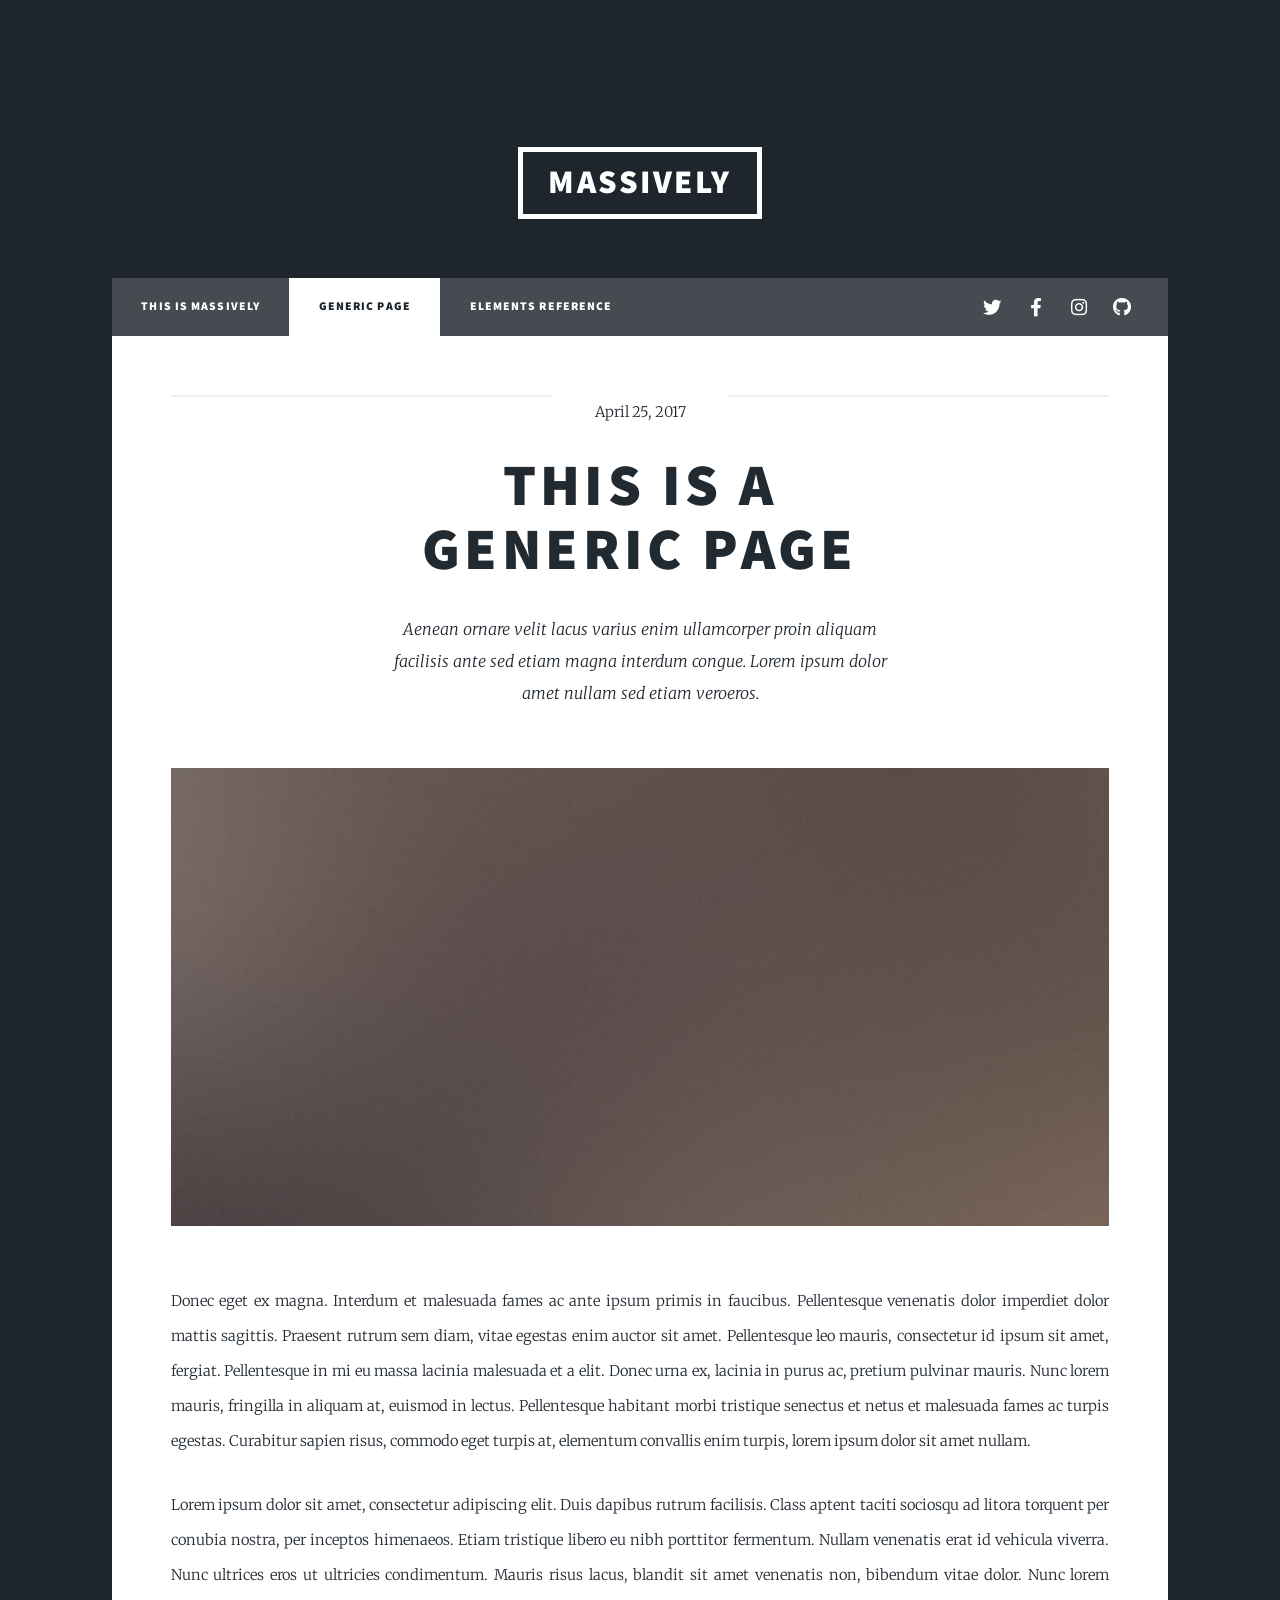
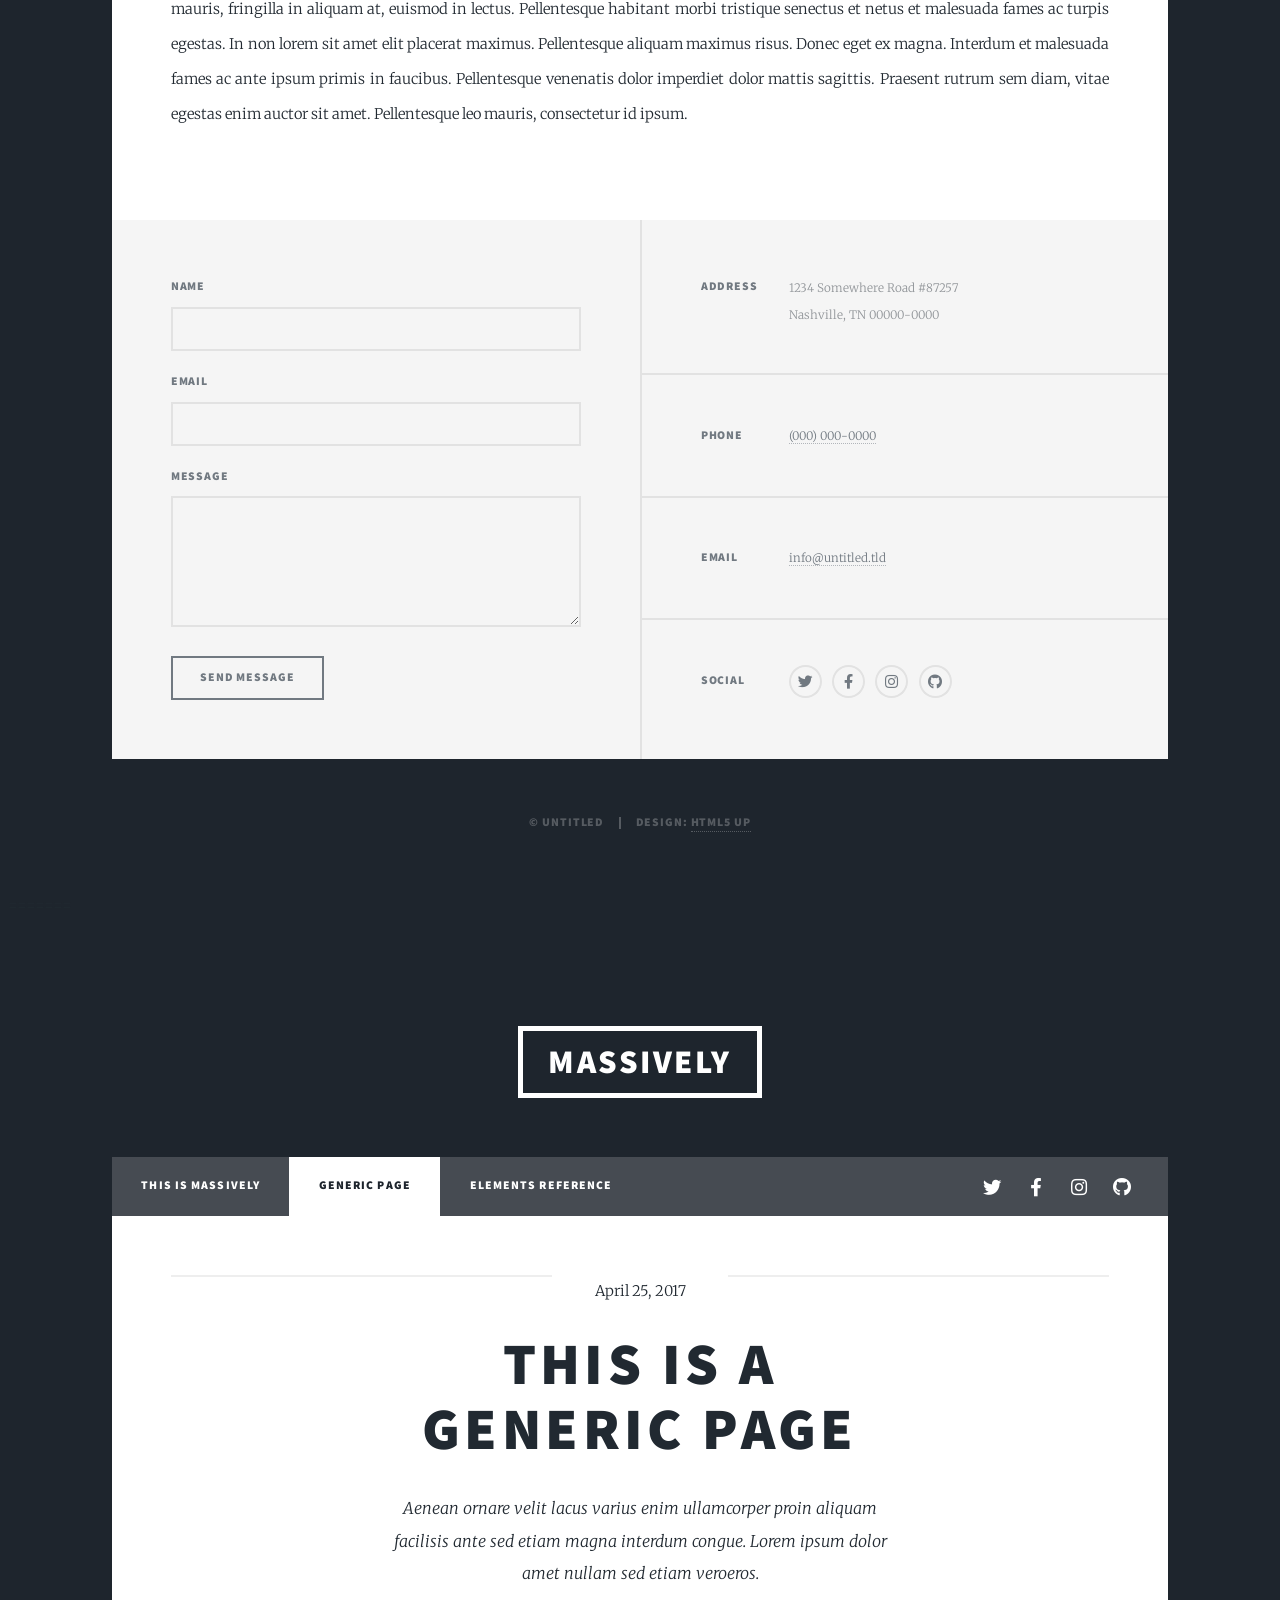
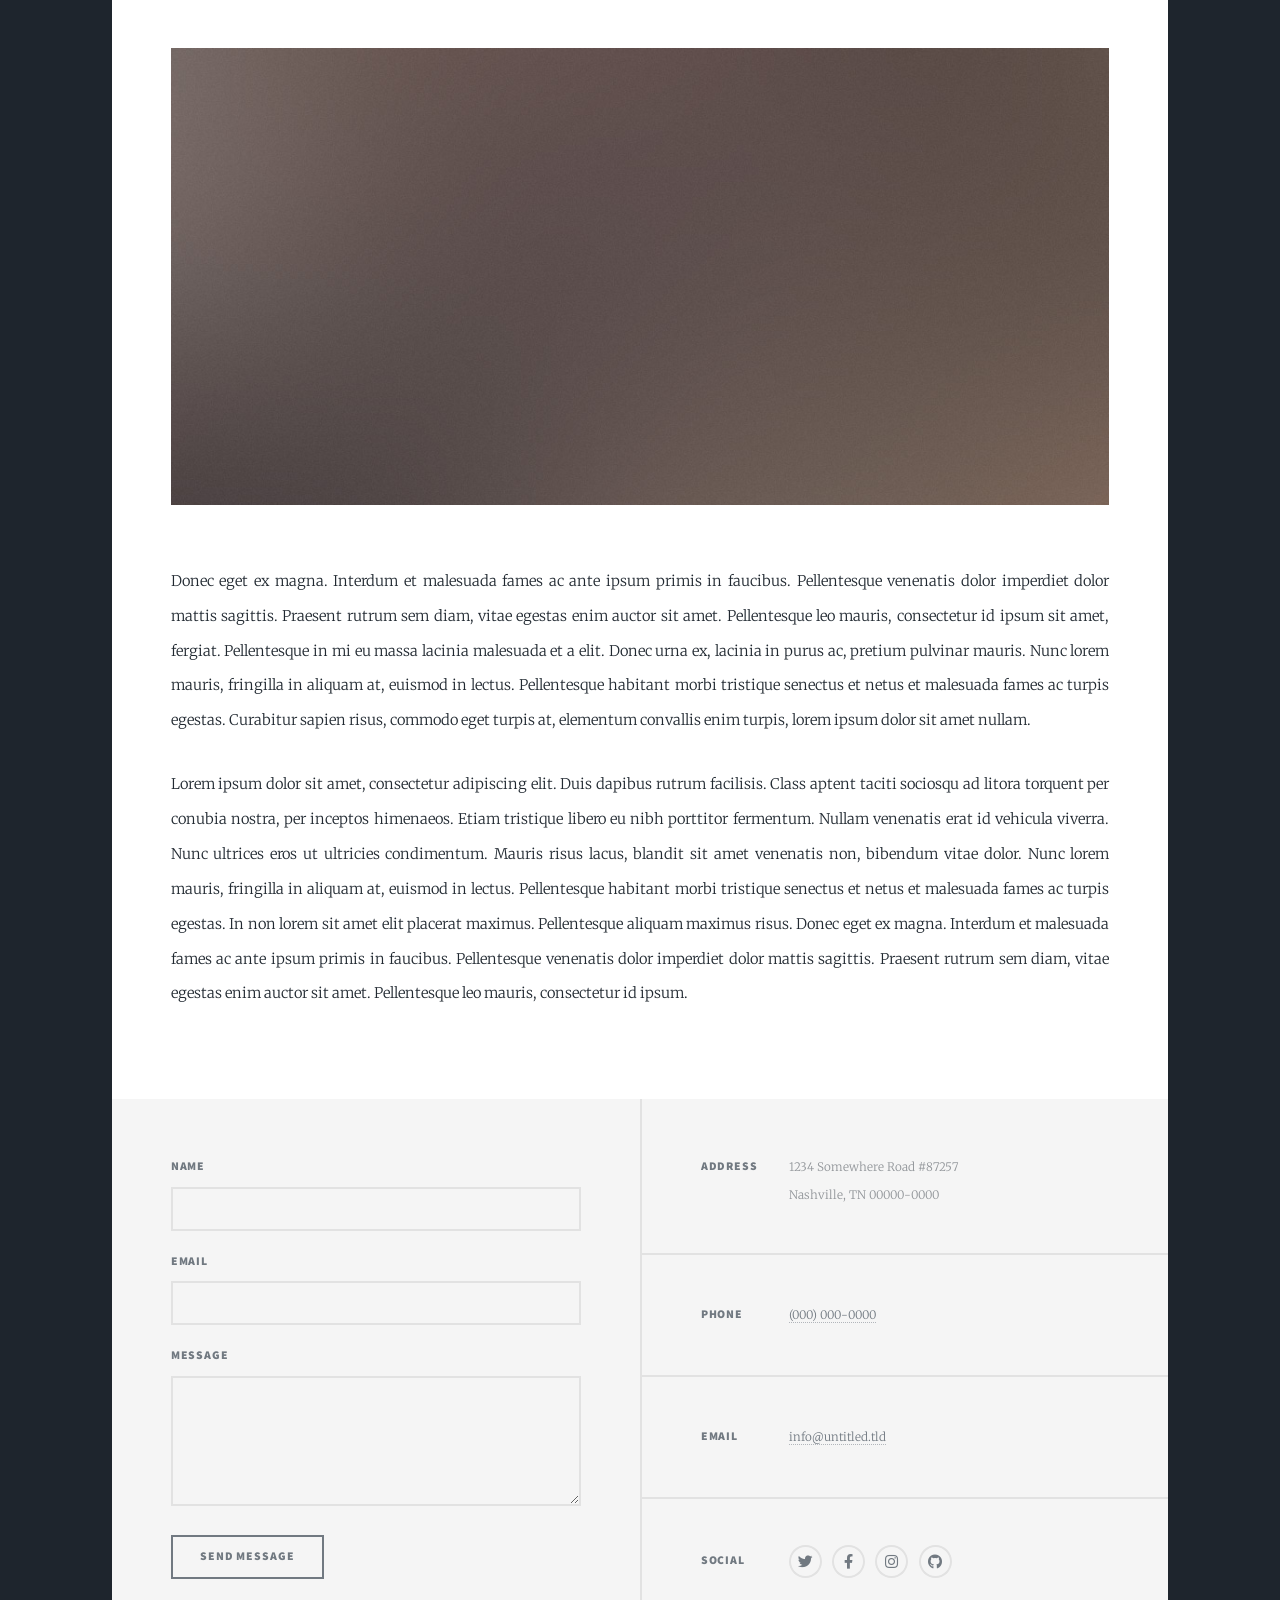
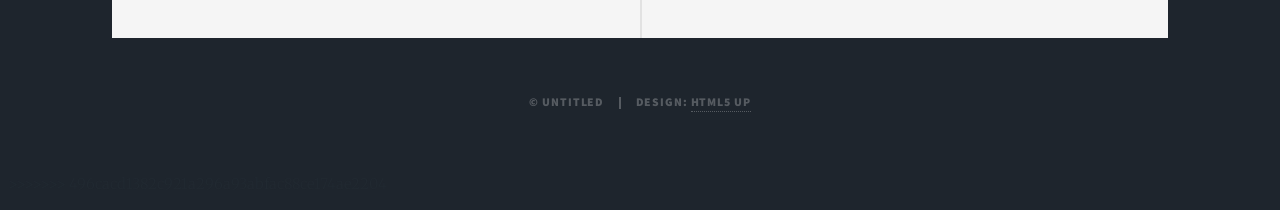
<file: generic.html>
<<<<<<< HEAD
<!DOCTYPE HTML>
<!--
	Massively by HTML5 UP
	html5up.net | @ajlkn
	Free for personal and commercial use under the CCA 3.0 license (html5up.net/license)
-->
<html>
	<head>
		<title>Generic Page - Massively by HTML5 UP</title>
		<meta charset="utf-8" />
		<meta name="viewport" content="width=device-width, initial-scale=1, user-scalable=no" />
		<link rel="stylesheet" href="assets/css/main.css" />
		<noscript><link rel="stylesheet" href="assets/css/noscript.css" /></noscript>
	</head>
	<body class="is-preload">

		<!-- Wrapper -->
			<div id="wrapper">

				<!-- Header -->
					<header id="header">
						<a href="index.html" class="logo">Massively</a>
					</header>

				<!-- Nav -->
					<nav id="nav">
						<ul class="links">
							<li><a href="index.html">This is Massively</a></li>
							<li class="active"><a href="generic.html">Generic Page</a></li>
							<li><a href="elements.html">Elements Reference</a></li>
						</ul>
						<ul class="icons">
							<li><a href="#" class="icon brands fa-twitter"><span class="label">Twitter</span></a></li>
							<li><a href="#" class="icon brands fa-facebook-f"><span class="label">Facebook</span></a></li>
							<li><a href="#" class="icon brands fa-instagram"><span class="label">Instagram</span></a></li>
							<li><a href="#" class="icon brands fa-github"><span class="label">GitHub</span></a></li>
						</ul>
					</nav>

				<!-- Main -->
					<div id="main">

						<!-- Post -->
							<section class="post">
								<header class="major">
									<span class="date">April 25, 2017</span>
									<h1>This is a<br />
									Generic Page</h1>
									<p>Aenean ornare velit lacus varius enim ullamcorper proin aliquam<br />
									facilisis ante sed etiam magna interdum congue. Lorem ipsum dolor<br />
									amet nullam sed etiam veroeros.</p>
								</header>
								<div class="image main"><img src="images/pic01.jpg" alt="" /></div>
								<p>Donec eget ex magna. Interdum et malesuada fames ac ante ipsum primis in faucibus. Pellentesque venenatis dolor imperdiet dolor mattis sagittis. Praesent rutrum sem diam, vitae egestas enim auctor sit amet. Pellentesque leo mauris, consectetur id ipsum sit amet, fergiat. Pellentesque in mi eu massa lacinia malesuada et a elit. Donec urna ex, lacinia in purus ac, pretium pulvinar mauris. Nunc lorem mauris, fringilla in aliquam at, euismod in lectus. Pellentesque habitant morbi tristique senectus et netus et malesuada fames ac turpis egestas. Curabitur sapien risus, commodo eget turpis at, elementum convallis enim turpis, lorem ipsum dolor sit amet nullam.</p>
								<p>Lorem ipsum dolor sit amet, consectetur adipiscing elit. Duis dapibus rutrum facilisis. Class aptent taciti sociosqu ad litora torquent per conubia nostra, per inceptos himenaeos. Etiam tristique libero eu nibh porttitor fermentum. Nullam venenatis erat id vehicula viverra. Nunc ultrices eros ut ultricies condimentum. Mauris risus lacus, blandit sit amet venenatis non, bibendum vitae dolor. Nunc lorem mauris, fringilla in aliquam at, euismod in lectus. Pellentesque habitant morbi tristique senectus et netus et malesuada fames ac turpis egestas. In non lorem sit amet elit placerat maximus. Pellentesque aliquam maximus risus. Donec eget ex magna. Interdum et malesuada fames ac ante ipsum primis in faucibus. Pellentesque venenatis dolor imperdiet dolor mattis sagittis. Praesent rutrum sem diam, vitae egestas enim auctor sit amet. Pellentesque leo mauris, consectetur id ipsum.</p>
							</section>

					</div>

				<!-- Footer -->
					<footer id="footer">
						<section>
							<form method="post" action="#">
								<div class="fields">
									<div class="field">
										<label for="name">Name</label>
										<input type="text" name="name" id="name" />
									</div>
									<div class="field">
										<label for="email">Email</label>
										<input type="text" name="email" id="email" />
									</div>
									<div class="field">
										<label for="message">Message</label>
										<textarea name="message" id="message" rows="3"></textarea>
									</div>
								</div>
								<ul class="actions">
									<li><input type="submit" value="Send Message" /></li>
								</ul>
							</form>
						</section>
						<section class="split contact">
							<section class="alt">
								<h3>Address</h3>
								<p>1234 Somewhere Road #87257<br />
								Nashville, TN 00000-0000</p>
							</section>
							<section>
								<h3>Phone</h3>
								<p><a href="#">(000) 000-0000</a></p>
							</section>
							<section>
								<h3>Email</h3>
								<p><a href="#">info@untitled.tld</a></p>
							</section>
							<section>
								<h3>Social</h3>
								<ul class="icons alt">
									<li><a href="#" class="icon brands alt fa-twitter"><span class="label">Twitter</span></a></li>
									<li><a href="#" class="icon brands alt fa-facebook-f"><span class="label">Facebook</span></a></li>
									<li><a href="#" class="icon brands alt fa-instagram"><span class="label">Instagram</span></a></li>
									<li><a href="#" class="icon brands alt fa-github"><span class="label">GitHub</span></a></li>
								</ul>
							</section>
						</section>
					</footer>

				<!-- Copyright -->
					<div id="copyright">
						<ul><li>&copy; Untitled</li><li>Design: <a href="https://html5up.net">HTML5 UP</a></li></ul>
					</div>

			</div>

		<!-- Scripts -->
			<script src="assets/js/jquery.min.js"></script>
			<script src="assets/js/jquery.scrollex.min.js"></script>
			<script src="assets/js/jquery.scrolly.min.js"></script>
			<script src="assets/js/browser.min.js"></script>
			<script src="assets/js/breakpoints.min.js"></script>
			<script src="assets/js/util.js"></script>
			<script src="assets/js/main.js"></script>

	</body>
=======
<!DOCTYPE HTML>
<!--
	Massively by HTML5 UP
	html5up.net | @ajlkn
	Free for personal and commercial use under the CCA 3.0 license (html5up.net/license)
-->
<html>
	<head>
		<title>Generic Page - Massively by HTML5 UP</title>
		<meta charset="utf-8" />
		<meta name="viewport" content="width=device-width, initial-scale=1, user-scalable=no" />
		<link rel="stylesheet" href="assets/css/main.css" />
		<noscript><link rel="stylesheet" href="assets/css/noscript.css" /></noscript>
	</head>
	<body class="is-preload">

		<!-- Wrapper -->
			<div id="wrapper">

				<!-- Header -->
					<header id="header">
						<a href="index.html" class="logo">Massively</a>
					</header>

				<!-- Nav -->
					<nav id="nav">
						<ul class="links">
							<li><a href="index.html">This is Massively</a></li>
							<li class="active"><a href="generic.html">Generic Page</a></li>
							<li><a href="elements.html">Elements Reference</a></li>
						</ul>
						<ul class="icons">
							<li><a href="#" class="icon brands fa-twitter"><span class="label">Twitter</span></a></li>
							<li><a href="#" class="icon brands fa-facebook-f"><span class="label">Facebook</span></a></li>
							<li><a href="#" class="icon brands fa-instagram"><span class="label">Instagram</span></a></li>
							<li><a href="#" class="icon brands fa-github"><span class="label">GitHub</span></a></li>
						</ul>
					</nav>

				<!-- Main -->
					<div id="main">

						<!-- Post -->
							<section class="post">
								<header class="major">
									<span class="date">April 25, 2017</span>
									<h1>This is a<br />
									Generic Page</h1>
									<p>Aenean ornare velit lacus varius enim ullamcorper proin aliquam<br />
									facilisis ante sed etiam magna interdum congue. Lorem ipsum dolor<br />
									amet nullam sed etiam veroeros.</p>
								</header>
								<div class="image main"><img src="images/pic01.jpg" alt="" /></div>
								<p>Donec eget ex magna. Interdum et malesuada fames ac ante ipsum primis in faucibus. Pellentesque venenatis dolor imperdiet dolor mattis sagittis. Praesent rutrum sem diam, vitae egestas enim auctor sit amet. Pellentesque leo mauris, consectetur id ipsum sit amet, fergiat. Pellentesque in mi eu massa lacinia malesuada et a elit. Donec urna ex, lacinia in purus ac, pretium pulvinar mauris. Nunc lorem mauris, fringilla in aliquam at, euismod in lectus. Pellentesque habitant morbi tristique senectus et netus et malesuada fames ac turpis egestas. Curabitur sapien risus, commodo eget turpis at, elementum convallis enim turpis, lorem ipsum dolor sit amet nullam.</p>
								<p>Lorem ipsum dolor sit amet, consectetur adipiscing elit. Duis dapibus rutrum facilisis. Class aptent taciti sociosqu ad litora torquent per conubia nostra, per inceptos himenaeos. Etiam tristique libero eu nibh porttitor fermentum. Nullam venenatis erat id vehicula viverra. Nunc ultrices eros ut ultricies condimentum. Mauris risus lacus, blandit sit amet venenatis non, bibendum vitae dolor. Nunc lorem mauris, fringilla in aliquam at, euismod in lectus. Pellentesque habitant morbi tristique senectus et netus et malesuada fames ac turpis egestas. In non lorem sit amet elit placerat maximus. Pellentesque aliquam maximus risus. Donec eget ex magna. Interdum et malesuada fames ac ante ipsum primis in faucibus. Pellentesque venenatis dolor imperdiet dolor mattis sagittis. Praesent rutrum sem diam, vitae egestas enim auctor sit amet. Pellentesque leo mauris, consectetur id ipsum.</p>
							</section>

					</div>

				<!-- Footer -->
					<footer id="footer">
						<section>
							<form method="post" action="#">
								<div class="fields">
									<div class="field">
										<label for="name">Name</label>
										<input type="text" name="name" id="name" />
									</div>
									<div class="field">
										<label for="email">Email</label>
										<input type="text" name="email" id="email" />
									</div>
									<div class="field">
										<label for="message">Message</label>
										<textarea name="message" id="message" rows="3"></textarea>
									</div>
								</div>
								<ul class="actions">
									<li><input type="submit" value="Send Message" /></li>
								</ul>
							</form>
						</section>
						<section class="split contact">
							<section class="alt">
								<h3>Address</h3>
								<p>1234 Somewhere Road #87257<br />
								Nashville, TN 00000-0000</p>
							</section>
							<section>
								<h3>Phone</h3>
								<p><a href="#">(000) 000-0000</a></p>
							</section>
							<section>
								<h3>Email</h3>
								<p><a href="#">info@untitled.tld</a></p>
							</section>
							<section>
								<h3>Social</h3>
								<ul class="icons alt">
									<li><a href="#" class="icon brands alt fa-twitter"><span class="label">Twitter</span></a></li>
									<li><a href="#" class="icon brands alt fa-facebook-f"><span class="label">Facebook</span></a></li>
									<li><a href="#" class="icon brands alt fa-instagram"><span class="label">Instagram</span></a></li>
									<li><a href="#" class="icon brands alt fa-github"><span class="label">GitHub</span></a></li>
								</ul>
							</section>
						</section>
					</footer>

				<!-- Copyright -->
					<div id="copyright">
						<ul><li>&copy; Untitled</li><li>Design: <a href="https://html5up.net">HTML5 UP</a></li></ul>
					</div>

			</div>

		<!-- Scripts -->
			<script src="assets/js/jquery.min.js"></script>
			<script src="assets/js/jquery.scrollex.min.js"></script>
			<script src="assets/js/jquery.scrolly.min.js"></script>
			<script src="assets/js/browser.min.js"></script>
			<script src="assets/js/breakpoints.min.js"></script>
			<script src="assets/js/util.js"></script>
			<script src="assets/js/main.js"></script>

	</body>
>>>>>>> 496cacd1382c921a296a93abfac88ce174ae2204
</html>
</file>
<file: css/site.css>
/* Dimitris Athanasaros portfolio - design tokens, layout, components, charts */

:root {
  color-scheme: light;
  --bg: #f5f7fa;
  --surface: #ffffff;
  --surface-2: #edf1f6;
  --ink: #0f1b2d;
  --ink-2: #44526a;
  --muted: #5f6b80;
  --line: #e1e6ee;
  --axis: #c3cbd8;
  --link: #1f63b8;
  --accent: #2a78d6;
  --accent-soft: rgba(42, 120, 214, 0.1);
  --btn: #1f6bc9;
  --btn-hover: #1a5cae;

  /* chart series (validated: dataviz categorical slots 1-2, light surface) */
  --s-this: #2a78d6;
  --s-last: #eb6834;
  /* status (fixed, never themed; always paired with shape + label) */
  --good: #0ca30c;
  --warn: #fab219;
  --crit: #d03b3b;
  --good-ink: #0a7a0a;
  --crit-ink: #b42b2b;

  --navy-0: #0b1a2c;
  --navy-1: #0f2237;
  --navy-2: #17324f;

  --shadow: 0 1px 2px rgba(15, 27, 45, 0.04), 0 8px 24px rgba(15, 27, 45, 0.06);
  --shadow-lift: 0 2px 4px rgba(15, 27, 45, 0.05), 0 22px 44px rgba(15, 27, 45, 0.12);
  --radius: 14px;
  --font: "Inter", system-ui, -apple-system, "Segoe UI", Roboto, sans-serif;
  --mono: "JetBrains Mono", ui-monospace, "Cascadia Code", Consolas, monospace;
}

@media (prefers-color-scheme: dark) {
  :root:not([data-theme="light"]) {
    color-scheme: dark;
    --bg: #0b1220;
    --surface: #131d2e;
    --surface-2: #0f1828;
    --ink: #e8edf5;
    --ink-2: #b0bccd;
    --muted: #8d9ab0;
    --line: #243149;
    --axis: #3a4a66;
    --link: #78b2f5;
    --accent: #3987e5;
    --accent-soft: rgba(57, 135, 229, 0.16);
    --s-this: #3987e5;
    --s-last: #d95926;
    --good-ink: #3fcf3f;
    --crit-ink: #ff7b7b;
    --shadow: 0 1px 2px rgba(0, 0, 0, 0.3), 0 8px 24px rgba(0, 0, 0, 0.25);
    --shadow-lift: 0 2px 4px rgba(0, 0, 0, 0.3), 0 22px 44px rgba(0, 0, 0, 0.4);
  }
}
:root[data-theme="dark"] {
  color-scheme: dark;
  --bg: #0b1220;
  --surface: #131d2e;
  --surface-2: #0f1828;
  --ink: #e8edf5;
  --ink-2: #b0bccd;
  --muted: #8d9ab0;
  --line: #243149;
  --axis: #3a4a66;
  --link: #78b2f5;
  --accent: #3987e5;
  --accent-soft: rgba(57, 135, 229, 0.16);
  --s-this: #3987e5;
  --s-last: #d95926;
  --good-ink: #3fcf3f;
  --crit-ink: #ff7b7b;
  --shadow: 0 1px 2px rgba(0, 0, 0, 0.3), 0 8px 24px rgba(0, 0, 0, 0.25);
  --shadow-lift: 0 2px 4px rgba(0, 0, 0, 0.3), 0 22px 44px rgba(0, 0, 0, 0.4);
}

/* ---------- base ---------- */
*, *::before, *::after { box-sizing: border-box; }
html { scroll-behavior: smooth; -webkit-text-size-adjust: 100%; text-size-adjust: 100%; scroll-padding-top: 80px; }
body {
  margin: 0;
  background: var(--bg);
  color: var(--ink);
  font-family: var(--font);
  font-size: 16px;
  line-height: 1.6;
  -webkit-font-smoothing: antialiased;
  overflow-x: hidden;
}
img, svg { display: block; max-width: 100%; }
a { color: var(--link); text-decoration: none; }
a:hover { text-decoration: underline; text-underline-offset: 3px; }
:focus-visible { outline: 2px solid var(--accent); outline-offset: 3px; border-radius: 6px; }
h1, h2, h3, h4 { margin: 0; line-height: 1.15; letter-spacing: -0.02em; color: var(--ink); }
h2 { font-size: clamp(1.75rem, 1.2rem + 1.8vw, 2.5rem); font-weight: 700; }
h3 { font-size: 1.2rem; font-weight: 650; }
p { margin: 0; }
ul, ol { margin: 0; }
.wrap { max-width: 1140px; margin: 0 auto; padding: 0 24px; }
.sr-only { position: absolute; width: 1px; height: 1px; overflow: hidden; clip: rect(0 0 0 0); white-space: nowrap; }
.skip { position: absolute; left: 12px; top: -48px; z-index: 100; background: var(--surface); color: var(--ink); padding: 8px 14px; border-radius: 8px; }
.skip:focus { top: 12px; }

@media (max-width: 640px) {
  .wrap { padding: 0 16px; }
}
@media (prefers-reduced-motion: reduce) {
  html { scroll-behavior: auto; }
  *, *::before, *::after { transition: none !important; animation: none !important; }
}

.eyebrow {
  font-size: 0.78rem;
  font-weight: 650;
  letter-spacing: 0.09em;
  text-transform: uppercase;
  color: var(--link);
}
.lead { font-size: 1.125rem; color: var(--ink-2); max-width: 64ch; }

.section { padding: 96px 0; }
.section-alt { background: var(--surface-2); }
.section-head { display: grid; gap: 12px; margin-bottom: 40px; max-width: 780px; }
@media (max-width: 640px) {
  .section { padding: 64px 0; }
  .section-head { margin-bottom: 28px; }
}

/* ---------- nav ---------- */
.nav {
  position: sticky;
  top: 0;
  z-index: 50;
  background: rgba(11, 26, 44, 0.9);
  -webkit-backdrop-filter: saturate(1.4) blur(12px);
  backdrop-filter: saturate(1.4) blur(12px);
  border-bottom: 1px solid rgba(255, 255, 255, 0.08);
}
.nav-in { display: flex; align-items: center; gap: 24px; height: 64px; }
.brand { display: inline-flex; align-items: center; gap: 10px; color: #fff; font-weight: 650; letter-spacing: -0.01em; }
.brand:hover { text-decoration: none; }
.mono-badge {
  display: grid;
  place-items: center;
  width: 32px;
  height: 32px;
  border-radius: 9px;
  background: linear-gradient(135deg, #3987e5, #1e3a5f);
  font-size: 0.8rem;
  font-weight: 750;
  letter-spacing: 0.02em;
  box-shadow: inset 0 0 0 1px rgba(255, 255, 255, 0.18);
}
.nav-links { display: flex; gap: 4px; list-style: none; padding: 0; margin-left: auto; }
.nav-links a { color: #c3d1e4; font-size: 0.92rem; font-weight: 500; padding: 8px 12px; border-radius: 8px; }
.nav-links a:hover { color: #fff; background: rgba(255, 255, 255, 0.07); text-decoration: none; }
.nav-cta { margin-left: 8px; }
@media (max-width: 760px) {
  .nav-links { display: none; }
  .nav-cta { margin-left: auto; }
}
@media (max-width: 380px) {
  .brand-name { display: none; }
}

/* ---------- buttons ---------- */
.btn {
  display: inline-flex;
  align-items: center;
  gap: 8px;
  font: 600 0.95rem/1 var(--font);
  padding: 13px 18px;
  border-radius: 10px;
  border: 1px solid transparent;
  cursor: pointer;
  transition: transform 0.15s ease, background-color 0.15s ease, border-color 0.15s ease;
}
.btn:hover { text-decoration: none; transform: translateY(-1px); }
.btn svg { width: 18px; height: 18px; flex: none; }
.btn-sm { padding: 9px 14px; font-size: 0.875rem; }
.btn-primary { background: var(--btn); color: #fff; }
.btn-primary:hover { background: var(--btn-hover); }
.btn-ghost-dark { color: #fff; border-color: rgba(255, 255, 255, 0.24); }
.btn-ghost-dark:hover { background: rgba(255, 255, 255, 0.08); }
.btn-outline { color: var(--ink); background: var(--surface); border-color: var(--line); }
.btn-outline:hover { border-color: var(--axis); }

/* ---------- hero ---------- */
.hero, .cs-hero, .contact {
  position: relative;
  overflow: hidden;
  background: linear-gradient(180deg, var(--navy-1) 0%, var(--navy-2) 100%);
  color: #c3d1e4;
}
.hero::before, .cs-hero::before, .contact::before {
  content: "";
  position: absolute;
  inset: 0;
  background-image: radial-gradient(rgba(255, 255, 255, 0.07) 1px, transparent 1px);
  background-size: 22px 22px;
  -webkit-mask-image: linear-gradient(180deg, #000 20%, transparent 95%);
  mask-image: linear-gradient(180deg, #000 20%, transparent 95%);
  pointer-events: none;
}
.hero::after, .cs-hero::after {
  content: "";
  position: absolute;
  width: 720px;
  height: 720px;
  right: -200px;
  top: -260px;
  background: radial-gradient(closest-side, rgba(57, 135, 229, 0.32), transparent);
  pointer-events: none;
}
.hero { padding: 72px 0 96px; }
.hero-grid { position: relative; z-index: 1; display: grid; grid-template-columns: 1.05fr 0.95fr; gap: 56px; align-items: center; }
.hero .eyebrow, .cs-hero .eyebrow, .contact .eyebrow { color: #8fc0ff; }
.hero h1 {
  color: #fff;
  font-size: clamp(2.2rem, 1.3rem + 3.3vw, 3.55rem);
  font-weight: 800;
  letter-spacing: -0.035em;
  line-height: 1.06;
  margin: 16px 0 22px;
}
.hero h1 em { font-style: normal; color: #8fc0ff; }
.hero .lead { color: #c3d1e4; }
.cta-row { display: flex; flex-wrap: wrap; gap: 12px; margin-top: 32px; }
.hero-facts { list-style: none; padding: 0; margin-top: 44px; display: grid; grid-template-columns: repeat(3, minmax(0, 1fr)); gap: 20px; }
.hero-facts li { display: grid; gap: 2px; align-content: start; font-size: 0.84rem; line-height: 1.45; color: #a9bcd6; padding-left: 16px; border-left: 1px solid rgba(255, 255, 255, 0.16); }
.hero-facts strong { color: #fff; font-size: 1rem; font-weight: 650; }
@media (max-width: 520px) { .hero-facts { grid-template-columns: 1fr; gap: 14px; } }
@media (max-width: 960px) {
  .hero-grid { grid-template-columns: 1fr; gap: 48px; }
  .hero { padding: 56px 0 72px; }
}

/* sample report card in the hero */
.preview {
  margin: 0;
  background: var(--surface);
  color: var(--ink);
  border-radius: 18px;
  padding: 18px;
  box-shadow: 0 40px 80px -24px rgba(0, 0, 0, 0.55), 0 0 0 1px rgba(255, 255, 255, 0.06);
}
.preview-head { display: flex; align-items: center; gap: 10px; font-size: 0.8rem; color: var(--muted); margin-bottom: 14px; }
.dots { display: inline-flex; gap: 5px; }
.dots i { width: 9px; height: 9px; border-radius: 50%; background: var(--line); }
.tag-synth { margin-left: auto; font-size: 0.7rem; font-weight: 600; padding: 3px 9px; border-radius: 999px; background: var(--surface-2); color: var(--ink-2); border: 1px solid var(--line); white-space: nowrap; }
.preview-kpis { display: grid; grid-template-columns: repeat(3, 1fr); gap: 10px; }
.kpi { border: 1px solid var(--line); border-radius: 12px; padding: 10px 12px; min-width: 0; }
.kpi-label { display: block; font-size: 0.72rem; color: var(--muted); line-height: 1.3; }
.kpi-value { display: block; font-size: 1.5rem; font-weight: 700; letter-spacing: -0.02em; line-height: 1.25; margin-top: 4px; }
.kpi-sub { display: block; font-size: 0.68rem; color: var(--muted); }
.up { color: var(--good-ink); }
.down { color: var(--crit-ink); }
.preview-chart { margin-top: 12px; height: 180px; }
.preview-insight { margin-top: 10px; font-size: 0.86rem; color: var(--ink-2); line-height: 1.5; border-top: 1px solid var(--line); padding-top: 12px; }
.insight-tag { display: inline-block; font-size: 0.68rem; font-weight: 700; letter-spacing: 0.06em; text-transform: uppercase; color: var(--link); margin-right: 6px; }

/* ---------- cards & grids ---------- */
.card {
  background: var(--surface);
  border: 1px solid var(--line);
  border-radius: var(--radius);
  padding: 26px;
  box-shadow: var(--shadow);
}
.card h3 { font-size: 1.08rem; margin-bottom: 8px; }
.card p { color: var(--ink-2); font-size: 0.95rem; }
.grid-4 { display: grid; grid-template-columns: repeat(4, 1fr); gap: 20px; }
.grid-3 { display: grid; grid-template-columns: repeat(3, 1fr); gap: 20px; }
.grid-2 { display: grid; grid-template-columns: repeat(2, 1fr); gap: 20px; }
@media (max-width: 1020px) { .grid-4 { grid-template-columns: repeat(2, 1fr); } .grid-3 { grid-template-columns: repeat(2, 1fr); } }
@media (max-width: 620px) { .grid-4, .grid-3, .grid-2 { grid-template-columns: 1fr; } }

.icon-badge {
  display: grid;
  place-items: center;
  width: 42px;
  height: 42px;
  border-radius: 11px;
  background: var(--accent-soft);
  color: var(--link);
  margin-bottom: 18px;
}
.icon-badge svg { width: 22px; height: 22px; }

.chips { display: flex; flex-wrap: wrap; gap: 8px; }
.chip {
  font-size: 0.74rem;
  font-weight: 600;
  padding: 4px 10px;
  border-radius: 999px;
  background: var(--surface-2);
  color: var(--ink-2);
  border: 1px solid var(--line);
  white-space: nowrap;
}
.chip-accent { background: var(--accent-soft); color: var(--link); border-color: transparent; }

.ticks { list-style: none; padding: 0; display: grid; gap: 10px; }
.ticks li { position: relative; padding-left: 28px; color: var(--ink-2); font-size: 0.97rem; }
.ticks li::before {
  content: "";
  position: absolute;
  left: 0;
  top: 0.28em;
  width: 18px;
  height: 18px;
  border-radius: 50%;
  background: var(--accent-soft);
}
.ticks li::after {
  content: "";
  position: absolute;
  left: 6px;
  top: calc(0.28em + 4px);
  width: 5px;
  height: 9px;
  border: solid var(--link);
  border-width: 0 2px 2px 0;
  transform: rotate(45deg);
}
.link-arrow { display: inline-flex; align-items: center; gap: 6px; font-weight: 650; color: var(--link); }
.link-arrow svg { width: 18px; height: 18px; transition: transform 0.15s ease; }

/* ---------- featured case study ---------- */
.feature {
  display: grid;
  grid-template-columns: 1.05fr 1fr;
  background: var(--surface);
  border: 1px solid var(--line);
  border-radius: 20px;
  overflow: hidden;
  box-shadow: var(--shadow);
  color: inherit;
  transition: transform 0.2s ease, box-shadow 0.2s ease;
}
.feature:hover { text-decoration: none; transform: translateY(-3px); box-shadow: var(--shadow-lift); }
.feature:hover .link-arrow svg { transform: translateX(3px); }
.feature-art {
  position: relative;
  min-height: 360px;
  background:
    radial-gradient(circle at 78% 12%, rgba(57, 135, 229, 0.42), transparent 55%),
    radial-gradient(rgba(255, 255, 255, 0.07) 1px, transparent 1px) 0 0 / 20px 20px,
    linear-gradient(140deg, var(--navy-1), #1e3a5f);
}
.feature-art svg { position: absolute; inset: 0; width: 100%; height: 100%; }
.feature-body { padding: 40px; display: grid; gap: 18px; align-content: center; }
.feature-body h3 { font-size: clamp(1.35rem, 1.1rem + 0.9vw, 1.7rem); letter-spacing: -0.025em; }
.feature-body > p { color: var(--ink-2); }
@media (max-width: 900px) {
  .feature { grid-template-columns: 1fr; }
  .feature-art { min-height: 240px; }
  .feature-body { padding: 26px; }
}

.sub-head { display: flex; align-items: baseline; justify-content: space-between; gap: 16px; margin: 56px 0 20px; }
.sub-head h3 { font-size: 1.15rem; }
.sub-head p { color: var(--muted); font-size: 0.9rem; }

.projects { display: grid; grid-template-columns: repeat(4, 1fr); gap: 20px; }
@media (max-width: 1060px) { .projects { grid-template-columns: repeat(2, 1fr); } }
@media (max-width: 560px) { .projects { grid-template-columns: 1fr; } }
.project {
  display: flex;
  flex-direction: column;
  background: var(--surface);
  border: 1px solid var(--line);
  border-radius: 16px;
  overflow: hidden;
  box-shadow: var(--shadow);
  transition: transform 0.2s ease, box-shadow 0.2s ease;
}
.project:hover { transform: translateY(-3px); box-shadow: var(--shadow-lift); }
.project-art { aspect-ratio: 16 / 10; background: var(--surface-2); border-bottom: 1px solid var(--line); }
.project-art svg { width: 100%; height: 100%; }
.project-body { display: flex; flex-direction: column; gap: 10px; padding: 20px; flex: 1; }
.project-meta { font-size: 0.78rem; font-weight: 550; color: var(--muted); }
.project h4 { font-size: 1.03rem; font-weight: 650; letter-spacing: -0.015em; }
.project p { font-size: 0.92rem; color: var(--ink-2); }
.project-foot { margin-top: auto; padding-top: 6px; font-size: 0.9rem; }
.project-foot .muted { color: var(--muted); }

/* project cover art */
.art-bg { fill: var(--surface-2); }
.art-grid { stroke: var(--line); stroke-width: 1; }
.art-a { fill: var(--s-this); }
.art-a-soft { fill: var(--s-this); opacity: 0.14; }
.art-b { fill: var(--s-last); }
.art-line-a { fill: none; stroke: var(--s-this); stroke-width: 2.5; stroke-linecap: round; stroke-linejoin: round; }
.art-line-b { fill: none; stroke: var(--s-last); stroke-width: 2.5; stroke-linecap: round; stroke-linejoin: round; }
.art-ring { stroke: var(--surface-2); stroke-width: 2; }
.art-muted { fill: var(--axis); }

/* ---------- approach ---------- */
.steps { list-style: none; padding: 0; display: grid; grid-template-columns: repeat(3, 1fr); gap: 20px; }
@media (max-width: 1020px) { .steps { grid-template-columns: repeat(2, 1fr); } }
@media (max-width: 620px) { .steps { grid-template-columns: 1fr; } }
.step-num { font-family: var(--mono); font-size: 0.82rem; font-weight: 500; color: var(--link); margin-bottom: 10px; display: block; }
.card .step-eg { margin-top: 16px; padding-top: 14px; border-top: 1px dashed var(--line); font-size: 0.86rem; color: var(--muted); }
.step-eg b { color: var(--ink-2); font-weight: 600; }

/* ---------- skills ---------- */
.skill-head { display: flex; align-items: center; gap: 12px; margin-bottom: 12px; }
.skill-head .icon-badge { margin: 0; width: 38px; height: 38px; }
.skill-head h3 { margin: 0; font-size: 1.05rem; }
.skill .chips { margin-top: 16px; }
.skill.key { border-color: var(--axis); border-color: color-mix(in srgb, var(--accent) 35%, var(--line)); }

/* ---------- background ---------- */
.bg-list { list-style: none; padding: 0; display: grid; gap: 16px; }
.bg-list strong { display: block; color: var(--ink); font-weight: 600; font-size: 0.97rem; }
.bg-list span { color: var(--ink-2); font-size: 0.9rem; }
.card h3.bg-title { font-size: 0.8rem; font-weight: 650; letter-spacing: 0.09em; text-transform: uppercase; color: var(--muted); margin-bottom: 18px; }

/* ---------- contact & footer ---------- */
.contact { padding: 96px 0; text-align: center; }
.contact .wrap { position: relative; z-index: 1; }
.contact h2 { color: #fff; margin: 12px 0 14px; }
.contact p { max-width: 62ch; margin: 0 auto; }
.contact .cta-row { justify-content: center; }
.contact-small { margin-top: 28px !important; font-size: 0.9rem; color: #8ea3bf; }
.contact-small a { color: #c3d1e4; }
.site-foot { background: var(--navy-0); color: #8ea3bf; font-size: 0.85rem; padding: 26px 0; }
.site-foot .wrap { display: flex; flex-wrap: wrap; justify-content: space-between; gap: 8px 24px; }
.site-foot a { color: #c3d1e4; }

/* ======================================================================
   CASE STUDY
   ====================================================================== */
.cs-hero { padding: 56px 0 72px; }
.cs-hero .wrap { position: relative; z-index: 1; }
.crumb { display: inline-flex; align-items: center; gap: 6px; color: #a9bcd6; font-size: 0.9rem; font-weight: 500; margin-bottom: 28px; }
.crumb:hover { color: #fff; text-decoration: none; }
.crumb svg { width: 16px; height: 16px; }
.cs-hero h1 { color: #fff; font-size: clamp(2rem, 1.2rem + 3vw, 3.25rem); font-weight: 800; letter-spacing: -0.035em; line-height: 1.08; margin: 14px 0 20px; max-width: 20ch; }
.cs-hero .lead { color: #c3d1e4; }
.meta-grid { display: grid; grid-template-columns: repeat(4, 1fr); gap: 1px; margin-top: 40px; background: rgba(255, 255, 255, 0.1); border: 1px solid rgba(255, 255, 255, 0.1); border-radius: 14px; overflow: hidden; }
.meta-grid div { background: rgba(11, 26, 44, 0.55); padding: 16px 18px; }
.meta-grid dt { font-size: 0.72rem; font-weight: 650; letter-spacing: 0.08em; text-transform: uppercase; color: #8fc0ff; margin-bottom: 4px; }
.meta-grid dd { margin: 0; color: #fff; font-size: 0.95rem; font-weight: 500; }
@media (max-width: 860px) { .meta-grid { grid-template-columns: repeat(2, 1fr); } }
@media (max-width: 420px) { .meta-grid { grid-template-columns: 1fr; } }

.note {
  display: flex;
  gap: 14px;
  align-items: flex-start;
  background: var(--surface);
  border: 1px solid var(--line);
  border-radius: 14px;
  padding: 18px 20px;
  box-shadow: var(--shadow);
}
.note svg { width: 22px; height: 22px; flex: none; color: var(--link); margin-top: 2px; }
.note p { color: var(--ink-2); font-size: 0.95rem; }
.note strong { color: var(--ink); }

.glance { display: grid; grid-template-columns: repeat(4, 1fr); gap: 20px; margin-top: 28px; }
.glance div { padding: 4px 0 4px 18px; border-left: 2px solid var(--accent); }
.glance b { display: block; font-size: 2rem; font-weight: 750; letter-spacing: -0.03em; line-height: 1.15; }
.glance span { color: var(--ink-2); font-size: 0.9rem; }
@media (max-width: 860px) { .glance { grid-template-columns: repeat(2, 1fr); } }

/* report tour (tabs) */
.tour { display: grid; grid-template-columns: 270px 1fr; gap: 24px; align-items: start; }
.tour-tabs { display: flex; flex-direction: column; gap: 6px; }
.tour-tabs [role="tab"] {
  display: flex;
  align-items: center;
  gap: 12px;
  width: 100%;
  text-align: left;
  font: 550 0.95rem/1.3 var(--font);
  color: var(--ink-2);
  background: none;
  border: 1px solid transparent;
  border-radius: 10px;
  padding: 12px 14px;
  cursor: pointer;
}
.tour-tabs [role="tab"]:hover { background: var(--surface); }
.tour-tabs [role="tab"][aria-selected="true"] { background: var(--surface); border-color: var(--line); color: var(--ink); box-shadow: var(--shadow); }
.tab-num { font-family: var(--mono); font-size: 0.78rem; color: var(--muted); }
[aria-selected="true"] .tab-num { color: var(--link); }
.tour-panel { min-height: 300px; }
.tour-panel[hidden] { display: none; }
.tour-panel .q { color: var(--ink); font-size: clamp(1.25rem, 1.05rem + 0.8vw, 1.6rem); font-weight: 700; letter-spacing: -0.02em; line-height: 1.25; margin: 6px 0 20px; }
.tour-panel h4 { font-size: 0.78rem; font-weight: 650; letter-spacing: 0.08em; text-transform: uppercase; color: var(--muted); margin: 20px 0 10px; }
.tour-panel .ticks li { font-size: 0.95rem; }
.card .design-note { margin-top: 22px; padding: 14px 16px; border-radius: 10px; background: var(--accent-soft); color: var(--ink); font-size: 0.93rem; }
.design-note b { color: var(--link); }
@media (max-width: 860px) {
  .tour { grid-template-columns: 1fr; }
  .tour-tabs { flex-direction: row; overflow-x: auto; scrollbar-width: none; padding-bottom: 4px; }
  .tour-tabs::-webkit-scrollbar { display: none; }
  .tour-tabs [role="tab"] { width: auto; white-space: nowrap; }
}

/* pipeline */
.pipeline { list-style: none; padding: 0; display: grid; grid-template-columns: repeat(6, 1fr); gap: 14px; }
.pipe { position: relative; background: var(--surface); border: 1px solid var(--line); border-radius: 12px; padding: 16px; box-shadow: var(--shadow); }
.pipe b { display: block; font-size: 0.95rem; margin: 6px 0 6px; }
.pipe p { font-size: 0.84rem; color: var(--ink-2); line-height: 1.5; }
.pipe .step-num { margin: 0; font-size: 0.75rem; }
.pipe:not(:last-child)::after {
  content: "";
  position: absolute;
  right: -11px;
  top: 26px;
  width: 8px;
  height: 8px;
  border: solid var(--axis);
  border-width: 2px 2px 0 0;
  transform: rotate(45deg);
}
@media (max-width: 1020px) { .pipeline { grid-template-columns: repeat(3, 1fr); } .pipe::after { display: none; } }
@media (max-width: 560px) { .pipeline { grid-template-columns: 1fr; } }

/* model diagram */
.model { display: grid; grid-template-columns: 1.25fr 1fr; gap: 32px; align-items: start; margin-top: 48px; }
.model-fig { margin: 0; background: var(--surface); border: 1px solid var(--line); border-radius: 16px; padding: 18px; box-shadow: var(--shadow); }
.model-scroll { overflow-x: auto; }
.model-scroll svg { min-width: 560px; width: 100%; height: auto; }
.model-fig figcaption { font-size: 0.82rem; color: var(--muted); margin-top: 10px; display: flex; flex-wrap: wrap; gap: 6px 18px; }
.model-fig figcaption i { display: inline-block; width: 18px; height: 0; border-top: 2px solid var(--axis); vertical-align: middle; margin-right: 6px; }
.model-fig figcaption i.dash { border-top-style: dashed; border-top-color: var(--link); }
.m-box { fill: var(--surface); stroke: var(--line); stroke-width: 1.5; }
.m-head-dim { fill: var(--accent-soft); }
.m-head-fact { fill: rgba(235, 104, 52, 0.14); fill: color-mix(in srgb, var(--s-last) 14%, transparent); }
.m-title { font: 650 14px var(--mono); fill: var(--ink); }
.m-col { font: 400 12.5px var(--mono); fill: var(--ink-2); }
.m-key { font: 500 12.5px var(--mono); fill: var(--link); }
.m-rel { stroke: var(--axis); stroke-width: 1.5; fill: none; }
.m-rel-inactive { stroke: var(--link); stroke-width: 1.5; fill: none; stroke-dasharray: 5 4; }
.m-card { font: 600 11px var(--font); fill: var(--muted); }
.m-tag { font: 600 12px var(--font); fill: var(--link); }
.decisions { list-style: none; padding: 0; display: grid; gap: 16px; }
.decisions li { padding-left: 16px; border-left: 2px solid var(--line); }
.decisions b { display: block; font-size: 0.97rem; margin-bottom: 2px; }
.decisions span { color: var(--ink-2); font-size: 0.92rem; }
@media (max-width: 960px) { .model { grid-template-columns: 1fr; } }

/* insights */
.insight { display: grid; grid-template-columns: 1fr 1.2fr; gap: 36px; align-items: start; padding: 34px; }
.insight + .insight { margin-top: 24px; }
.insight-num { font-family: var(--mono); font-size: 0.8rem; color: var(--link); }
.insight h3 { font-size: clamp(1.25rem, 1.08rem + 0.6vw, 1.5rem); letter-spacing: -0.02em; margin: 8px 0 14px; line-height: 1.25; }
.insight-text > p { color: var(--ink-2); }
.insight-text > p + p { margin-top: 12px; }
.example { margin-top: 14px; font-size: 0.92rem; color: var(--ink-2); padding: 12px 14px; border: 1px dashed var(--axis); border-radius: 10px; }
.example b { color: var(--ink); }
.sowhat { margin-top: 18px; padding: 14px 16px; border-radius: 10px; background: var(--accent-soft); font-size: 0.95rem; color: var(--ink); }
.sowhat b { color: var(--link); display: block; font-size: 0.74rem; letter-spacing: 0.08em; text-transform: uppercase; margin-bottom: 2px; }
@media (max-width: 920px) { .insight { grid-template-columns: 1fr; padding: 22px; gap: 24px; } }

.tiles { display: grid; grid-template-columns: repeat(3, 1fr); gap: 12px; margin-bottom: 18px; }
.tiles.two { grid-template-columns: 1fr 1fr; }
.tile { border: 1px solid var(--line); border-radius: 12px; padding: 14px 16px; background: var(--surface); min-width: 0; }
.tile-label { display: block; font-size: 0.8rem; color: var(--muted); line-height: 1.3; }
.tile-value { display: block; font-size: 1.85rem; font-weight: 700; letter-spacing: -0.025em; line-height: 1.2; margin-top: 6px; }
.tile-sub { display: block; font-size: 0.76rem; color: var(--muted); margin-top: 2px; }
@media (max-width: 420px) { .tiles { grid-template-columns: 1fr; } .tiles.two { grid-template-columns: 1fr; } }

.pair { display: grid; grid-template-columns: 1fr 1fr; gap: 24px; margin-top: 24px; }
.pair .card h3 { font-size: 1.2rem; margin: 8px 0 12px; }
@media (max-width: 860px) { .pair { grid-template-columns: 1fr; } }

/* code */
.code {
  background: #0d1626;
  border: 1px solid #1f2c42;
  border-radius: 16px;
  overflow: hidden;
  box-shadow: var(--shadow);
}
.code-tabs { display: flex; gap: 4px; padding: 10px; border-bottom: 1px solid rgba(255, 255, 255, 0.08); overflow-x: auto; scrollbar-width: none; }
.code-tabs::-webkit-scrollbar { display: none; }
.code-tabs [role="tab"] { background: none; border: 0; color: #8ea3bf; font: 500 0.82rem var(--mono); padding: 8px 12px; border-radius: 8px; cursor: pointer; white-space: nowrap; }
.code-tabs [role="tab"]:hover { color: #fff; }
.code-tabs [role="tab"][aria-selected="true"] { background: rgba(255, 255, 255, 0.09); color: #fff; }
.code-panel[hidden] { display: none; }
.code pre { margin: 0; padding: 22px 24px; overflow-x: auto; font: 13.5px/1.7 var(--mono); color: #d6e2f0; tab-size: 4; }
.code-explain { padding: 16px 24px 20px; border-top: 1px solid rgba(255, 255, 255, 0.08); color: #b9c7da; font-size: 0.93rem; }
.code-explain b { color: #fff; }
.tk-fn { color: #7fb7ff; }
.tk-kw { color: #f2a0cd; }
.tk-str { color: #9ed89f; }
.tk-num { color: #ffc879; }
.tk-col { color: #ffd9a8; }
.tk-mea { color: #c9b6ff; }
.tk-name { color: #fff; font-weight: 500; }

/* checklist + timeline */
.checks { list-style: none; padding: 0; display: grid; grid-template-columns: 1fr 1fr; gap: 16px 32px; }
.checks li { position: relative; padding-left: 34px; color: var(--ink-2); }
.checks li b { color: var(--ink); font-weight: 600; }
.checks li::before { content: ""; position: absolute; left: 0; top: 0.15em; width: 22px; height: 22px; border-radius: 6px; background: var(--accent-soft); }
.checks li::after { content: ""; position: absolute; left: 8px; top: calc(0.15em + 4px); width: 6px; height: 11px; border: solid var(--link); border-width: 0 2px 2px 0; transform: rotate(45deg); }
@media (max-width: 760px) { .checks { grid-template-columns: 1fr; } }

.timeline { list-style: none; padding: 0; position: relative; display: grid; gap: 26px; max-width: 760px; }
.timeline::before { content: ""; position: absolute; left: 10px; top: 8px; bottom: 8px; width: 2px; background: var(--line); }
.timeline li { position: relative; padding-left: 46px; }
.timeline li::before { content: ""; position: absolute; left: 3px; top: 4px; width: 16px; height: 16px; border-radius: 50%; background: var(--bg); border: 3px solid var(--accent); }
.section-alt .timeline li::before { background: var(--surface-2); }
.timeline b { display: block; font-size: 1rem; margin-bottom: 2px; }
.timeline span { color: var(--ink-2); font-size: 0.95rem; }
.timeline q { color: var(--ink); font-style: italic; }

/* ---------- charts ---------- */
.chart-block { min-width: 0; }
.chart-title { font-weight: 650; font-size: 0.95rem; color: var(--ink); }
.chart-sub { font-size: 0.8rem; color: var(--muted); margin: 2px 0 12px; }
.legend { display: flex; flex-wrap: wrap; gap: 6px 18px; font-size: 0.8rem; color: var(--ink-2); margin-bottom: 8px; }
.legend .key { display: inline-flex; align-items: center; gap: 7px; }
.sw-rect { width: 10px; height: 10px; border-radius: 2px; display: inline-block; }
.sw-line { width: 14px; height: 2px; border-radius: 1px; display: inline-block; }
.legend svg { width: 12px; height: 12px; }
.chart { position: relative; width: 100%; }
.chart svg { overflow: visible; }
.chart .hit { fill: transparent; cursor: default; }
.chart .hit:focus { outline: none; }
.chart .hit:focus-visible { stroke: var(--accent); stroke-width: 2; }
.grid-line { stroke: var(--line); stroke-width: 1; shape-rendering: crispEdges; }
.axis-line { stroke: var(--axis); stroke-width: 1; shape-rendering: crispEdges; }
.tick { fill: var(--muted); font: 400 11px var(--font); font-variant-numeric: tabular-nums; }
.axis-title { fill: var(--muted); font: 500 11px var(--font); }
.f-this { fill: var(--s-this); }
.f-last { fill: var(--s-last); }
.s-this { stroke: var(--s-this); }
.s-last { stroke: var(--s-last); }
.line { fill: none; stroke-width: 2; stroke-linecap: round; stroke-linejoin: round; }
.ring { stroke: var(--surface); stroke-width: 2; }
.median { stroke: var(--axis); stroke-width: 1; shape-rendering: crispEdges; }
.anno { fill: var(--ink-2); font: 600 11px var(--font); }
.anno-muted { fill: var(--muted); font: 500 10.5px var(--font); }
.crosshair { stroke: var(--axis); stroke-width: 1; shape-rendering: crispEdges; }
.bar { transition: opacity 0.15s ease; }
.dim .bar { opacity: 0.35; }
.dim .bar.on { opacity: 1; }
.r-good { fill: var(--good); }
.r-warn { fill: var(--warn); }
.r-crit { fill: var(--crit); }
.pt { transition: transform 0.12s ease; }

.tooltip {
  position: absolute;
  z-index: 10;
  pointer-events: none;
  min-width: 150px;
  max-width: 240px;
  background: var(--surface);
  border: 1px solid var(--line);
  border-radius: 10px;
  box-shadow: 0 10px 28px rgba(15, 27, 45, 0.18);
  padding: 10px 12px;
  font-size: 0.8rem;
  opacity: 0;
  transform: translate(-50%, calc(-100% - 14px));
  transition: opacity 0.12s ease;
}
.tooltip.show { opacity: 1; }
.tooltip.below { transform: translate(-50%, 14px); }
.tt-title { font-size: 0.74rem; color: var(--muted); margin-bottom: 6px; }
.tt-row { display: flex; align-items: center; gap: 8px; line-height: 1.55; white-space: nowrap; }
.tt-row b { color: var(--ink); font-weight: 700; font-variant-numeric: tabular-nums; }
.tt-row span { color: var(--ink-2); }
.tt-key { width: 12px; height: 2px; border-radius: 1px; flex: none; }

.data-table { margin-top: 12px; font-size: 0.85rem; }
.data-table summary { cursor: pointer; color: var(--link); font-weight: 600; font-size: 0.82rem; width: max-content; }
.data-table .tbl-scroll { overflow-x: auto; margin-top: 10px; }
.data-table table { border-collapse: collapse; width: 100%; font-variant-numeric: tabular-nums; }
.data-table th, .data-table td { text-align: right; padding: 6px 10px; border-bottom: 1px solid var(--line); white-space: nowrap; }
.data-table th:first-child, .data-table td:first-child { text-align: left; }
.data-table th { color: var(--muted); font-weight: 600; }

.risk-row { display: grid; grid-template-columns: repeat(3, 1fr); gap: 10px; margin-top: 14px; }
.risk-row div { display: flex; gap: 10px; align-items: center; border: 1px solid var(--line); border-radius: 10px; padding: 10px 12px; min-width: 0; }
.risk-row svg { width: 14px; height: 14px; flex: none; }
.risk-row b { display: block; font-size: 1.1rem; line-height: 1.2; }
.risk-row span { display: block; font-size: 0.74rem; color: var(--muted); line-height: 1.3; }
@media (max-width: 520px) { .risk-row { grid-template-columns: 1fr; } }

.scatter-wrap { margin-top: 28px; }

/* small modifiers (kept out of inline styles) */
.section-flush { padding-bottom: 0; }
.sw-this { background: var(--s-this); }
.sw-last { background: var(--s-last); }
.insight.insight-wide { display: block; }
.insight-text.narrow { max-width: 820px; }

/* phone fixes */
.brand, .btn { white-space: nowrap; }
.model > *, .tour > *, .insight > * { min-width: 0; }
.model { grid-template-columns: minmax(0, 1.25fr) minmax(0, 1fr); }
@media (max-width: 960px) { .model { grid-template-columns: minmax(0, 1fr); } }
@media (max-width: 640px) { .nav-in { gap: 12px; } }
@media (max-width: 420px) {
  .kpi-sub { display: none; }
  .kpi { padding: 9px 10px; }
  .kpi-value { font-size: 1.3rem; }
  .tiles { grid-template-columns: repeat(3, minmax(0, 1fr)); gap: 8px; }
  .tiles.two { grid-template-columns: repeat(2, minmax(0, 1fr)); }
  .tile { padding: 10px 12px; }
  .tile-value { font-size: 1.35rem; }
  .tile-sub { display: none; }
}

/* live-dashboard entry points */
.preview-link { display: block; color: inherit; border-radius: 18px; transition: transform 0.2s ease; }
.preview-link:hover { text-decoration: none; transform: translateY(-4px); }
.preview-open { display: flex; align-items: center; justify-content: flex-end; gap: 6px; margin-top: 10px; font-size: 0.86rem; font-weight: 650; color: var(--link); }
.preview-open svg { width: 16px; height: 16px; transition: transform 0.15s ease; }
.preview-link:hover .preview-open svg { transform: translateX(3px); }
article.feature:hover { transform: none; box-shadow: var(--shadow); }
a.feature-art { display: block; }
.feature-cta { margin-top: 6px; }
.project-foot .link-arrow svg { width: 16px; height: 16px; }
.cs-cta { margin-top: 28px; }
.demo-link { display: inline-flex; align-items: center; gap: 6px; margin-top: 18px; font-weight: 650; font-size: 0.92rem; color: var(--link); }
.demo-link svg { width: 16px; height: 16px; }
.feature-try { font-size: 0.93rem; color: var(--ink-2); padding: 12px 14px; border-radius: 10px; background: var(--accent-soft); }
.feature-try b { color: var(--link); }

/* profile photo in the nav */
.avatar { width: 34px; height: 34px; border-radius: 50%; object-fit: cover; flex: none; box-shadow: 0 0 0 2px rgba(255, 255, 255, 0.22); background: #1e3a5f; }
.projects { grid-template-columns: repeat(3, 1fr); }
@media (max-width: 1060px) { .projects { grid-template-columns: repeat(2, 1fr); } }
@media (max-width: 560px) { .projects { grid-template-columns: 1fr; } }
</file>
<file: assets/css/main.css>
@import url(fontawesome-all.min.css);
@import url("https://fonts.googleapis.com/css?family=Merriweather:300,700,300italic,700italic|Source+Sans+Pro:900");

<<<<<<< HEAD
/*
	Massively by HTML5 UP
	html5up.net | @ajlkn
	Free for personal and commercial use under the CCA 3.0 license (html5up.net/license)
=======
/*
	Massively by HTML5 UP
	html5up.net | @ajlkn
	Free for personal and commercial use under the CCA 3.0 license (html5up.net/license)
>>>>>>> 496cacd1382c921a296a93abfac88ce174ae2204
*/

html, body, div, span, applet, object,
iframe, h1, h2, h3, h4, h5, h6, p, blockquote,
pre, a, abbr, acronym, address, big, cite,
code, del, dfn, em, img, ins, kbd, q, s, samp,
small, strike, strong, sub, sup, tt, var, b,
u, i, center, dl, dt, dd, ol, ul, li, fieldset,
form, label, legend, table, caption, tbody,
tfoot, thead, tr, th, td, article, aside,
canvas, details, embed, figure, figcaption,
footer, header, hgroup, menu, nav, output, ruby,
section, summary, time, mark, audio, video {
	margin: 0;
	padding: 0;
	border: 0;
	font-size: 100%;
	font: inherit;
	vertical-align: baseline;}

article, aside, details, figcaption, figure,
footer, header, hgroup, menu, nav, section {
	display: block;}

body {
	line-height: 1;
}

ol, ul {
	list-style: none;
}

blockquote, q {
	quotes: none;
}

	blockquote:before, blockquote:after, q:before, q:after {
		content: '';
		content: none;
	}

table {
	border-collapse: collapse;
	border-spacing: 0;
}

body {
	-webkit-text-size-adjust: none;
}

mark {
	background-color: transparent;
	color: inherit;
}

input::-moz-focus-inner {
	border: 0;
	padding: 0;
}

input, select, textarea {
	-moz-appearance: none;
	-webkit-appearance: none;
	-ms-appearance: none;
	appearance: none;
}

/* Basic */

	@-ms-viewport {
		width: device-width;
	}

	body {
		-ms-overflow-style: scrollbar;
	}

	@media screen and (max-width: 480px) {

		html, body {
			min-width: 320px;
		}

	}

	html {
		box-sizing: border-box;
	}

	*, *:before, *:after {
		box-sizing: inherit;
	}

	body {
		background-color: #1e252d;
	}

		body.is-preload *, body.is-preload *:before, body.is-preload *:after {
			-moz-animation: none !important;
			-webkit-animation: none !important;
			-ms-animation: none !important;
			animation: none !important;
			-moz-transition: none !important;
			-webkit-transition: none !important;
			-ms-transition: none !important;
			transition: none !important;
		}

/* Type */

	html {
		font-size: 16pt;
	}

		@media screen and (max-width: 1680px) {

			html {
				font-size: 12pt;
			}

		}

		@media screen and (max-width: 1280px) {

			html {
				font-size: 11pt;
			}

		}

		@media screen and (max-width: 360px) {

			html {
				font-size: 10pt;
			}

		}

	body {
		color: #212931;
	}

	body, input, select, textarea {
		font-family: "Merriweather", Georgia, serif;
		font-weight: 300;
		font-size: 1rem;
		line-height: 2.375;
	}

	a {
		-moz-transition: color 0.2s ease-in-out, background-color 0.2s ease-in-out, border-color 0.2s ease-in-out, box-shadow 0.2s ease-in-out;
		-webkit-transition: color 0.2s ease-in-out, background-color 0.2s ease-in-out, border-color 0.2s ease-in-out, box-shadow 0.2s ease-in-out;
		-ms-transition: color 0.2s ease-in-out, background-color 0.2s ease-in-out, border-color 0.2s ease-in-out, box-shadow 0.2s ease-in-out;
		transition: color 0.2s ease-in-out, background-color 0.2s ease-in-out, border-color 0.2s ease-in-out, box-shadow 0.2s ease-in-out;
		border-bottom: dotted 1px;
		text-decoration: none;
	}

		a:hover {
			border-bottom-color: transparent;
		}

	strong, b {
		font-weight: 600;
	}

	em, i {
		font-style: italic;
	}

	p {
		text-align: justify;
		margin: 0 0 2rem 0;
	}

	h1, h2, h3, h4, h5, h6 {
		font-family: "Source Sans Pro", Helvetica, sans-serif;
		font-weight: 900;
		line-height: 1.5;
		letter-spacing: 0.075em;
		text-transform: uppercase;
		margin: 0 0 1rem 0;
	}

		h1 a, h2 a, h3 a, h4 a, h5 a, h6 a {
			border-bottom: 0;
			color: inherit;
			text-decoration: none;
		}

	h1 {
		font-size: 4rem;
		line-height: 1.1;
		margin: 0 0 2rem 0;
	}

	h2 {
		font-size: 1.75rem;
		line-height: 1.3;
		margin: 0 0 1.5rem 0;
	}

	h3 {
		font-size: 1.25rem;
		margin: 0 0 1.5rem 0;
	}

	h4 {
		font-size: 1rem;
	}

	h5 {
		font-size: 0.9rem;
	}

	h6 {
		font-size: 0.8rem;
	}

	sub {
		font-size: 0.8rem;
		position: relative;
		top: 0.5rem;
	}

	sup {
		font-size: 0.8rem;
		position: relative;
		top: -0.5rem;
	}

	blockquote {
		border-left: solid 4px;
		font-style: italic;
		margin: 0 0 2rem 0;
		padding: 0.5rem 0 0.5rem 2rem;
	}

	code {
		border: solid 2px;
		font-family: "Courier New", monospace;
		font-size: 0.9rem;
		margin: 0 0.25rem;
		padding: 0.25rem 0.65rem;
	}

	pre {
		-webkit-overflow-scrolling: touch;
		font-family: "Courier New", monospace;
		font-size: 0.9rem;
		margin: 0 0 2rem 0;
	}

		pre code {
			display: block;
			line-height: 1.75;
			padding: 1rem 1.5rem;
			overflow-x: auto;
		}

	hr {
		border: 0;
		border-bottom: solid 2px;
		margin: 3rem 0;
	}

		hr.major {
			margin: 5rem 0;
		}

	.align-left {
		text-align: left;
	}

	.align-center {
		text-align: center;
	}

	.align-right {
		text-align: right;
	}

	input, select, textarea {
		color: #212931;
	}

	a {
		color: #212931;
		border-bottom-color: rgba(33, 41, 49, 0.5);
	}

		a:hover {
			border-bottom-color: transparent;
			color: #18bfef !important;
		}

	strong, b {
		color: #212931;
	}

	h1, h2, h3, h4, h5, h6 {
		color: #212931;
	}

	blockquote {
		border-left-color: #eeeeee;
	}

	code {
		background: rgba(220, 220, 220, 0.25);
		border-color: #eeeeee;
	}

	hr {
		border-bottom-color: #eeeeee;
	}

/* Row */

	.row {
		display: flex;
		flex-wrap: wrap;
		box-sizing: border-box;
		align-items: stretch;
	}

		.row > * {
			box-sizing: border-box;
		}

		.row.gtr-uniform > * > :last-child {
			margin-bottom: 0;
		}

		.row.aln-left {
			justify-content: flex-start;
		}

		.row.aln-center {
			justify-content: center;
		}

		.row.aln-right {
			justify-content: flex-end;
		}

		.row.aln-top {
			align-items: flex-start;
		}

		.row.aln-middle {
			align-items: center;
		}

		.row.aln-bottom {
			align-items: flex-end;
		}

		.row > .imp {
			order: -1;
		}

		.row > .col-1 {
			width: 8.33333%;
		}

		.row > .off-1 {
			margin-left: 8.33333%;
		}

		.row > .col-2 {
			width: 16.66667%;
		}

		.row > .off-2 {
			margin-left: 16.66667%;
		}

		.row > .col-3 {
			width: 25%;
		}

		.row > .off-3 {
			margin-left: 25%;
		}

		.row > .col-4 {
			width: 33.33333%;
		}

		.row > .off-4 {
			margin-left: 33.33333%;
		}

		.row > .col-5 {
			width: 41.66667%;
		}

		.row > .off-5 {
			margin-left: 41.66667%;
		}

		.row > .col-6 {
			width: 50%;
		}

		.row > .off-6 {
			margin-left: 50%;
		}

		.row > .col-7 {
			width: 58.33333%;
		}

		.row > .off-7 {
			margin-left: 58.33333%;
		}

		.row > .col-8 {
			width: 66.66667%;
		}

		.row > .off-8 {
			margin-left: 66.66667%;
		}

		.row > .col-9 {
			width: 75%;
		}

		.row > .off-9 {
			margin-left: 75%;
		}

		.row > .col-10 {
			width: 83.33333%;
		}

		.row > .off-10 {
			margin-left: 83.33333%;
		}

		.row > .col-11 {
			width: 91.66667%;
		}

		.row > .off-11 {
			margin-left: 91.66667%;
		}

		.row > .col-12 {
			width: 100%;
		}

		.row > .off-12 {
			margin-left: 100%;
		}

		.row.gtr-0 {
			margin-top: 0;
			margin-left: 0rem;
		}

			.row.gtr-0 > * {
				padding: 0 0 0 0rem;
			}

			.row.gtr-0.gtr-uniform {
				margin-top: 0rem;
			}

				.row.gtr-0.gtr-uniform > * {
					padding-top: 0rem;
				}

		.row.gtr-25 {
			margin-top: 0;
			margin-left: -0.375rem;
		}

			.row.gtr-25 > * {
				padding: 0 0 0 0.375rem;
			}

			.row.gtr-25.gtr-uniform {
				margin-top: -0.375rem;
			}

				.row.gtr-25.gtr-uniform > * {
					padding-top: 0.375rem;
				}

		.row.gtr-50 {
			margin-top: 0;
			margin-left: -0.75rem;
		}

			.row.gtr-50 > * {
				padding: 0 0 0 0.75rem;
			}

			.row.gtr-50.gtr-uniform {
				margin-top: -0.75rem;
			}

				.row.gtr-50.gtr-uniform > * {
					padding-top: 0.75rem;
				}

		.row {
			margin-top: 0;
			margin-left: -1.5rem;
		}

			.row > * {
				padding: 0 0 0 1.5rem;
			}

			.row.gtr-uniform {
				margin-top: -1.5rem;
			}

				.row.gtr-uniform > * {
					padding-top: 1.5rem;
				}

		.row.gtr-150 {
			margin-top: 0;
			margin-left: -2.25rem;
		}

			.row.gtr-150 > * {
				padding: 0 0 0 2.25rem;
			}

			.row.gtr-150.gtr-uniform {
				margin-top: -2.25rem;
			}

				.row.gtr-150.gtr-uniform > * {
					padding-top: 2.25rem;
				}

		.row.gtr-200 {
			margin-top: 0;
			margin-left: -3rem;
		}

			.row.gtr-200 > * {
				padding: 0 0 0 3rem;
			}

			.row.gtr-200.gtr-uniform {
				margin-top: -3rem;
			}

				.row.gtr-200.gtr-uniform > * {
					padding-top: 3rem;
				}

		@media screen and (max-width: 1680px) {

			.row {
				display: flex;
				flex-wrap: wrap;
				box-sizing: border-box;
				align-items: stretch;
			}

				.row > * {
					box-sizing: border-box;
				}

				.row.gtr-uniform > * > :last-child {
					margin-bottom: 0;
				}

				.row.aln-left {
					justify-content: flex-start;
				}

				.row.aln-center {
					justify-content: center;
				}

				.row.aln-right {
					justify-content: flex-end;
				}

				.row.aln-top {
					align-items: flex-start;
				}

				.row.aln-middle {
					align-items: center;
				}

				.row.aln-bottom {
					align-items: flex-end;
				}

				.row > .imp-xlarge {
					order: -1;
				}

				.row > .col-1-xlarge {
					width: 8.33333%;
				}

				.row > .off-1-xlarge {
					margin-left: 8.33333%;
				}

				.row > .col-2-xlarge {
					width: 16.66667%;
				}

				.row > .off-2-xlarge {
					margin-left: 16.66667%;
				}

				.row > .col-3-xlarge {
					width: 25%;
				}

				.row > .off-3-xlarge {
					margin-left: 25%;
				}

				.row > .col-4-xlarge {
					width: 33.33333%;
				}

				.row > .off-4-xlarge {
					margin-left: 33.33333%;
				}

				.row > .col-5-xlarge {
					width: 41.66667%;
				}

				.row > .off-5-xlarge {
					margin-left: 41.66667%;
				}

				.row > .col-6-xlarge {
					width: 50%;
				}

				.row > .off-6-xlarge {
					margin-left: 50%;
				}

				.row > .col-7-xlarge {
					width: 58.33333%;
				}

				.row > .off-7-xlarge {
					margin-left: 58.33333%;
				}

				.row > .col-8-xlarge {
					width: 66.66667%;
				}

				.row > .off-8-xlarge {
					margin-left: 66.66667%;
				}

				.row > .col-9-xlarge {
					width: 75%;
				}

				.row > .off-9-xlarge {
					margin-left: 75%;
				}

				.row > .col-10-xlarge {
					width: 83.33333%;
				}

				.row > .off-10-xlarge {
					margin-left: 83.33333%;
				}

				.row > .col-11-xlarge {
					width: 91.66667%;
				}

				.row > .off-11-xlarge {
					margin-left: 91.66667%;
				}

				.row > .col-12-xlarge {
					width: 100%;
				}

				.row > .off-12-xlarge {
					margin-left: 100%;
				}

				.row.gtr-0 {
					margin-top: 0;
					margin-left: 0rem;
				}

					.row.gtr-0 > * {
						padding: 0 0 0 0rem;
					}

					.row.gtr-0.gtr-uniform {
						margin-top: 0rem;
					}

						.row.gtr-0.gtr-uniform > * {
							padding-top: 0rem;
						}

				.row.gtr-25 {
					margin-top: 0;
					margin-left: -0.375rem;
				}

					.row.gtr-25 > * {
						padding: 0 0 0 0.375rem;
					}

					.row.gtr-25.gtr-uniform {
						margin-top: -0.375rem;
					}

						.row.gtr-25.gtr-uniform > * {
							padding-top: 0.375rem;
						}

				.row.gtr-50 {
					margin-top: 0;
					margin-left: -0.75rem;
				}

					.row.gtr-50 > * {
						padding: 0 0 0 0.75rem;
					}

					.row.gtr-50.gtr-uniform {
						margin-top: -0.75rem;
					}

						.row.gtr-50.gtr-uniform > * {
							padding-top: 0.75rem;
						}

				.row {
					margin-top: 0;
					margin-left: -1.5rem;
				}

					.row > * {
						padding: 0 0 0 1.5rem;
					}

					.row.gtr-uniform {
						margin-top: -1.5rem;
					}

						.row.gtr-uniform > * {
							padding-top: 1.5rem;
						}

				.row.gtr-150 {
					margin-top: 0;
					margin-left: -2.25rem;
				}

					.row.gtr-150 > * {
						padding: 0 0 0 2.25rem;
					}

					.row.gtr-150.gtr-uniform {
						margin-top: -2.25rem;
					}

						.row.gtr-150.gtr-uniform > * {
							padding-top: 2.25rem;
						}

				.row.gtr-200 {
					margin-top: 0;
					margin-left: -3rem;
				}

					.row.gtr-200 > * {
						padding: 0 0 0 3rem;
					}

					.row.gtr-200.gtr-uniform {
						margin-top: -3rem;
					}

						.row.gtr-200.gtr-uniform > * {
							padding-top: 3rem;
						}

		}

		@media screen and (max-width: 1280px) {

			.row {
				display: flex;
				flex-wrap: wrap;
				box-sizing: border-box;
				align-items: stretch;
			}

				.row > * {
					box-sizing: border-box;
				}

				.row.gtr-uniform > * > :last-child {
					margin-bottom: 0;
				}

				.row.aln-left {
					justify-content: flex-start;
				}

				.row.aln-center {
					justify-content: center;
				}

				.row.aln-right {
					justify-content: flex-end;
				}

				.row.aln-top {
					align-items: flex-start;
				}

				.row.aln-middle {
					align-items: center;
				}

				.row.aln-bottom {
					align-items: flex-end;
				}

				.row > .imp-large {
					order: -1;
				}

				.row > .col-1-large {
					width: 8.33333%;
				}

				.row > .off-1-large {
					margin-left: 8.33333%;
				}

				.row > .col-2-large {
					width: 16.66667%;
				}

				.row > .off-2-large {
					margin-left: 16.66667%;
				}

				.row > .col-3-large {
					width: 25%;
				}

				.row > .off-3-large {
					margin-left: 25%;
				}

				.row > .col-4-large {
					width: 33.33333%;
				}

				.row > .off-4-large {
					margin-left: 33.33333%;
				}

				.row > .col-5-large {
					width: 41.66667%;
				}

				.row > .off-5-large {
					margin-left: 41.66667%;
				}

				.row > .col-6-large {
					width: 50%;
				}

				.row > .off-6-large {
					margin-left: 50%;
				}

				.row > .col-7-large {
					width: 58.33333%;
				}

				.row > .off-7-large {
					margin-left: 58.33333%;
				}

				.row > .col-8-large {
					width: 66.66667%;
				}

				.row > .off-8-large {
					margin-left: 66.66667%;
				}

				.row > .col-9-large {
					width: 75%;
				}

				.row > .off-9-large {
					margin-left: 75%;
				}

				.row > .col-10-large {
					width: 83.33333%;
				}

				.row > .off-10-large {
					margin-left: 83.33333%;
				}

				.row > .col-11-large {
					width: 91.66667%;
				}

				.row > .off-11-large {
					margin-left: 91.66667%;
				}

				.row > .col-12-large {
					width: 100%;
				}

				.row > .off-12-large {
					margin-left: 100%;
				}

				.row.gtr-0 {
					margin-top: 0;
					margin-left: 0rem;
				}

					.row.gtr-0 > * {
						padding: 0 0 0 0rem;
					}

					.row.gtr-0.gtr-uniform {
						margin-top: 0rem;
					}

						.row.gtr-0.gtr-uniform > * {
							padding-top: 0rem;
						}

				.row.gtr-25 {
					margin-top: 0;
					margin-left: -0.375rem;
				}

					.row.gtr-25 > * {
						padding: 0 0 0 0.375rem;
					}

					.row.gtr-25.gtr-uniform {
						margin-top: -0.375rem;
					}

						.row.gtr-25.gtr-uniform > * {
							padding-top: 0.375rem;
						}

				.row.gtr-50 {
					margin-top: 0;
					margin-left: -0.75rem;
				}

					.row.gtr-50 > * {
						padding: 0 0 0 0.75rem;
					}

					.row.gtr-50.gtr-uniform {
						margin-top: -0.75rem;
					}

						.row.gtr-50.gtr-uniform > * {
							padding-top: 0.75rem;
						}

				.row {
					margin-top: 0;
					margin-left: -1.5rem;
				}

					.row > * {
						padding: 0 0 0 1.5rem;
					}

					.row.gtr-uniform {
						margin-top: -1.5rem;
					}

						.row.gtr-uniform > * {
							padding-top: 1.5rem;
						}

				.row.gtr-150 {
					margin-top: 0;
					margin-left: -2.25rem;
				}

					.row.gtr-150 > * {
						padding: 0 0 0 2.25rem;
					}

					.row.gtr-150.gtr-uniform {
						margin-top: -2.25rem;
					}

						.row.gtr-150.gtr-uniform > * {
							padding-top: 2.25rem;
						}

				.row.gtr-200 {
					margin-top: 0;
					margin-left: -3rem;
				}

					.row.gtr-200 > * {
						padding: 0 0 0 3rem;
					}

					.row.gtr-200.gtr-uniform {
						margin-top: -3rem;
					}

						.row.gtr-200.gtr-uniform > * {
							padding-top: 3rem;
						}

		}

		@media screen and (max-width: 980px) {

			.row {
				display: flex;
				flex-wrap: wrap;
				box-sizing: border-box;
				align-items: stretch;
			}

				.row > * {
					box-sizing: border-box;
				}

				.row.gtr-uniform > * > :last-child {
					margin-bottom: 0;
				}

				.row.aln-left {
					justify-content: flex-start;
				}

				.row.aln-center {
					justify-content: center;
				}

				.row.aln-right {
					justify-content: flex-end;
				}

				.row.aln-top {
					align-items: flex-start;
				}

				.row.aln-middle {
					align-items: center;
				}

				.row.aln-bottom {
					align-items: flex-end;
				}

				.row > .imp-medium {
					order: -1;
				}

				.row > .col-1-medium {
					width: 8.33333%;
				}

				.row > .off-1-medium {
					margin-left: 8.33333%;
				}

				.row > .col-2-medium {
					width: 16.66667%;
				}

				.row > .off-2-medium {
					margin-left: 16.66667%;
				}

				.row > .col-3-medium {
					width: 25%;
				}

				.row > .off-3-medium {
					margin-left: 25%;
				}

				.row > .col-4-medium {
					width: 33.33333%;
				}

				.row > .off-4-medium {
					margin-left: 33.33333%;
				}

				.row > .col-5-medium {
					width: 41.66667%;
				}

				.row > .off-5-medium {
					margin-left: 41.66667%;
				}

				.row > .col-6-medium {
					width: 50%;
				}

				.row > .off-6-medium {
					margin-left: 50%;
				}

				.row > .col-7-medium {
					width: 58.33333%;
				}

				.row > .off-7-medium {
					margin-left: 58.33333%;
				}

				.row > .col-8-medium {
					width: 66.66667%;
				}

				.row > .off-8-medium {
					margin-left: 66.66667%;
				}

				.row > .col-9-medium {
					width: 75%;
				}

				.row > .off-9-medium {
					margin-left: 75%;
				}

				.row > .col-10-medium {
					width: 83.33333%;
				}

				.row > .off-10-medium {
					margin-left: 83.33333%;
				}

				.row > .col-11-medium {
					width: 91.66667%;
				}

				.row > .off-11-medium {
					margin-left: 91.66667%;
				}

				.row > .col-12-medium {
					width: 100%;
				}

				.row > .off-12-medium {
					margin-left: 100%;
				}

				.row.gtr-0 {
					margin-top: 0;
					margin-left: 0rem;
				}

					.row.gtr-0 > * {
						padding: 0 0 0 0rem;
					}

					.row.gtr-0.gtr-uniform {
						margin-top: 0rem;
					}

						.row.gtr-0.gtr-uniform > * {
							padding-top: 0rem;
						}

				.row.gtr-25 {
					margin-top: 0;
					margin-left: -0.375rem;
				}

					.row.gtr-25 > * {
						padding: 0 0 0 0.375rem;
					}

					.row.gtr-25.gtr-uniform {
						margin-top: -0.375rem;
					}

						.row.gtr-25.gtr-uniform > * {
							padding-top: 0.375rem;
						}

				.row.gtr-50 {
					margin-top: 0;
					margin-left: -0.75rem;
				}

					.row.gtr-50 > * {
						padding: 0 0 0 0.75rem;
					}

					.row.gtr-50.gtr-uniform {
						margin-top: -0.75rem;
					}

						.row.gtr-50.gtr-uniform > * {
							padding-top: 0.75rem;
						}

				.row {
					margin-top: 0;
					margin-left: -1.5rem;
				}

					.row > * {
						padding: 0 0 0 1.5rem;
					}

					.row.gtr-uniform {
						margin-top: -1.5rem;
					}

						.row.gtr-uniform > * {
							padding-top: 1.5rem;
						}

				.row.gtr-150 {
					margin-top: 0;
					margin-left: -2.25rem;
				}

					.row.gtr-150 > * {
						padding: 0 0 0 2.25rem;
					}

					.row.gtr-150.gtr-uniform {
						margin-top: -2.25rem;
					}

						.row.gtr-150.gtr-uniform > * {
							padding-top: 2.25rem;
						}

				.row.gtr-200 {
					margin-top: 0;
					margin-left: -3rem;
				}

					.row.gtr-200 > * {
						padding: 0 0 0 3rem;
					}

					.row.gtr-200.gtr-uniform {
						margin-top: -3rem;
					}

						.row.gtr-200.gtr-uniform > * {
							padding-top: 3rem;
						}

		}

		@media screen and (max-width: 736px) {

			.row {
				display: flex;
				flex-wrap: wrap;
				box-sizing: border-box;
				align-items: stretch;
			}

				.row > * {
					box-sizing: border-box;
				}

				.row.gtr-uniform > * > :last-child {
					margin-bottom: 0;
				}

				.row.aln-left {
					justify-content: flex-start;
				}

				.row.aln-center {
					justify-content: center;
				}

				.row.aln-right {
					justify-content: flex-end;
				}

				.row.aln-top {
					align-items: flex-start;
				}

				.row.aln-middle {
					align-items: center;
				}

				.row.aln-bottom {
					align-items: flex-end;
				}

				.row > .imp-small {
					order: -1;
				}

				.row > .col-1-small {
					width: 8.33333%;
				}

				.row > .off-1-small {
					margin-left: 8.33333%;
				}

				.row > .col-2-small {
					width: 16.66667%;
				}

				.row > .off-2-small {
					margin-left: 16.66667%;
				}

				.row > .col-3-small {
					width: 25%;
				}

				.row > .off-3-small {
					margin-left: 25%;
				}

				.row > .col-4-small {
					width: 33.33333%;
				}

				.row > .off-4-small {
					margin-left: 33.33333%;
				}

				.row > .col-5-small {
					width: 41.66667%;
				}

				.row > .off-5-small {
					margin-left: 41.66667%;
				}

				.row > .col-6-small {
					width: 50%;
				}

				.row > .off-6-small {
					margin-left: 50%;
				}

				.row > .col-7-small {
					width: 58.33333%;
				}

				.row > .off-7-small {
					margin-left: 58.33333%;
				}

				.row > .col-8-small {
					width: 66.66667%;
				}

				.row > .off-8-small {
					margin-left: 66.66667%;
				}

				.row > .col-9-small {
					width: 75%;
				}

				.row > .off-9-small {
					margin-left: 75%;
				}

				.row > .col-10-small {
					width: 83.33333%;
				}

				.row > .off-10-small {
					margin-left: 83.33333%;
				}

				.row > .col-11-small {
					width: 91.66667%;
				}

				.row > .off-11-small {
					margin-left: 91.66667%;
				}

				.row > .col-12-small {
					width: 100%;
				}

				.row > .off-12-small {
					margin-left: 100%;
				}

				.row.gtr-0 {
					margin-top: 0;
					margin-left: 0rem;
				}

					.row.gtr-0 > * {
						padding: 0 0 0 0rem;
					}

					.row.gtr-0.gtr-uniform {
						margin-top: 0rem;
					}

						.row.gtr-0.gtr-uniform > * {
							padding-top: 0rem;
						}

				.row.gtr-25 {
					margin-top: 0;
					margin-left: -0.375rem;
				}

					.row.gtr-25 > * {
						padding: 0 0 0 0.375rem;
					}

					.row.gtr-25.gtr-uniform {
						margin-top: -0.375rem;
					}

						.row.gtr-25.gtr-uniform > * {
							padding-top: 0.375rem;
						}

				.row.gtr-50 {
					margin-top: 0;
					margin-left: -0.75rem;
				}

					.row.gtr-50 > * {
						padding: 0 0 0 0.75rem;
					}

					.row.gtr-50.gtr-uniform {
						margin-top: -0.75rem;
					}

						.row.gtr-50.gtr-uniform > * {
							padding-top: 0.75rem;
						}

				.row {
					margin-top: 0;
					margin-left: -1.5rem;
				}

					.row > * {
						padding: 0 0 0 1.5rem;
					}

					.row.gtr-uniform {
						margin-top: -1.5rem;
					}

						.row.gtr-uniform > * {
							padding-top: 1.5rem;
						}

				.row.gtr-150 {
					margin-top: 0;
					margin-left: -2.25rem;
				}

					.row.gtr-150 > * {
						padding: 0 0 0 2.25rem;
					}

					.row.gtr-150.gtr-uniform {
						margin-top: -2.25rem;
					}

						.row.gtr-150.gtr-uniform > * {
							padding-top: 2.25rem;
						}

				.row.gtr-200 {
					margin-top: 0;
					margin-left: -3rem;
				}

					.row.gtr-200 > * {
						padding: 0 0 0 3rem;
					}

					.row.gtr-200.gtr-uniform {
						margin-top: -3rem;
					}

						.row.gtr-200.gtr-uniform > * {
							padding-top: 3rem;
						}

		}

		@media screen and (max-width: 480px) {

			.row {
				display: flex;
				flex-wrap: wrap;
				box-sizing: border-box;
				align-items: stretch;
			}

				.row > * {
					box-sizing: border-box;
				}

				.row.gtr-uniform > * > :last-child {
					margin-bottom: 0;
				}

				.row.aln-left {
					justify-content: flex-start;
				}

				.row.aln-center {
					justify-content: center;
				}

				.row.aln-right {
					justify-content: flex-end;
				}

				.row.aln-top {
					align-items: flex-start;
				}

				.row.aln-middle {
					align-items: center;
				}

				.row.aln-bottom {
					align-items: flex-end;
				}

				.row > .imp-xsmall {
					order: -1;
				}

				.row > .col-1-xsmall {
					width: 8.33333%;
				}

				.row > .off-1-xsmall {
					margin-left: 8.33333%;
				}

				.row > .col-2-xsmall {
					width: 16.66667%;
				}

				.row > .off-2-xsmall {
					margin-left: 16.66667%;
				}

				.row > .col-3-xsmall {
					width: 25%;
				}

				.row > .off-3-xsmall {
					margin-left: 25%;
				}

				.row > .col-4-xsmall {
					width: 33.33333%;
				}

				.row > .off-4-xsmall {
					margin-left: 33.33333%;
				}

				.row > .col-5-xsmall {
					width: 41.66667%;
				}

				.row > .off-5-xsmall {
					margin-left: 41.66667%;
				}

				.row > .col-6-xsmall {
					width: 50%;
				}

				.row > .off-6-xsmall {
					margin-left: 50%;
				}

				.row > .col-7-xsmall {
					width: 58.33333%;
				}

				.row > .off-7-xsmall {
					margin-left: 58.33333%;
				}

				.row > .col-8-xsmall {
					width: 66.66667%;
				}

				.row > .off-8-xsmall {
					margin-left: 66.66667%;
				}

				.row > .col-9-xsmall {
					width: 75%;
				}

				.row > .off-9-xsmall {
					margin-left: 75%;
				}

				.row > .col-10-xsmall {
					width: 83.33333%;
				}

				.row > .off-10-xsmall {
					margin-left: 83.33333%;
				}

				.row > .col-11-xsmall {
					width: 91.66667%;
				}

				.row > .off-11-xsmall {
					margin-left: 91.66667%;
				}

				.row > .col-12-xsmall {
					width: 100%;
				}

				.row > .off-12-xsmall {
					margin-left: 100%;
				}

				.row.gtr-0 {
					margin-top: 0;
					margin-left: 0rem;
				}

					.row.gtr-0 > * {
						padding: 0 0 0 0rem;
					}

					.row.gtr-0.gtr-uniform {
						margin-top: 0rem;
					}

						.row.gtr-0.gtr-uniform > * {
							padding-top: 0rem;
						}

				.row.gtr-25 {
					margin-top: 0;
					margin-left: -0.375rem;
				}

					.row.gtr-25 > * {
						padding: 0 0 0 0.375rem;
					}

					.row.gtr-25.gtr-uniform {
						margin-top: -0.375rem;
					}

						.row.gtr-25.gtr-uniform > * {
							padding-top: 0.375rem;
						}

				.row.gtr-50 {
					margin-top: 0;
					margin-left: -0.75rem;
				}

					.row.gtr-50 > * {
						padding: 0 0 0 0.75rem;
					}

					.row.gtr-50.gtr-uniform {
						margin-top: -0.75rem;
					}

						.row.gtr-50.gtr-uniform > * {
							padding-top: 0.75rem;
						}

				.row {
					margin-top: 0;
					margin-left: -1.5rem;
				}

					.row > * {
						padding: 0 0 0 1.5rem;
					}

					.row.gtr-uniform {
						margin-top: -1.5rem;
					}

						.row.gtr-uniform > * {
							padding-top: 1.5rem;
						}

				.row.gtr-150 {
					margin-top: 0;
					margin-left: -2.25rem;
				}

					.row.gtr-150 > * {
						padding: 0 0 0 2.25rem;
					}

					.row.gtr-150.gtr-uniform {
						margin-top: -2.25rem;
					}

						.row.gtr-150.gtr-uniform > * {
							padding-top: 2.25rem;
						}

				.row.gtr-200 {
					margin-top: 0;
					margin-left: -3rem;
				}

					.row.gtr-200 > * {
						padding: 0 0 0 3rem;
					}

					.row.gtr-200.gtr-uniform {
						margin-top: -3rem;
					}

						.row.gtr-200.gtr-uniform > * {
							padding-top: 3rem;
						}

		}

		@media screen and (max-width: 360px) {

			.row {
				display: flex;
				flex-wrap: wrap;
				box-sizing: border-box;
				align-items: stretch;
			}

				.row > * {
					box-sizing: border-box;
				}

				.row.gtr-uniform > * > :last-child {
					margin-bottom: 0;
				}

				.row.aln-left {
					justify-content: flex-start;
				}

				.row.aln-center {
					justify-content: center;
				}

				.row.aln-right {
					justify-content: flex-end;
				}

				.row.aln-top {
					align-items: flex-start;
				}

				.row.aln-middle {
					align-items: center;
				}

				.row.aln-bottom {
					align-items: flex-end;
				}

				.row > .imp-xxsmall {
					order: -1;
				}

				.row > .col-1-xxsmall {
					width: 8.33333%;
				}

				.row > .off-1-xxsmall {
					margin-left: 8.33333%;
				}

				.row > .col-2-xxsmall {
					width: 16.66667%;
				}

				.row > .off-2-xxsmall {
					margin-left: 16.66667%;
				}

				.row > .col-3-xxsmall {
					width: 25%;
				}

				.row > .off-3-xxsmall {
					margin-left: 25%;
				}

				.row > .col-4-xxsmall {
					width: 33.33333%;
				}

				.row > .off-4-xxsmall {
					margin-left: 33.33333%;
				}

				.row > .col-5-xxsmall {
					width: 41.66667%;
				}

				.row > .off-5-xxsmall {
					margin-left: 41.66667%;
				}

				.row > .col-6-xxsmall {
					width: 50%;
				}

				.row > .off-6-xxsmall {
					margin-left: 50%;
				}

				.row > .col-7-xxsmall {
					width: 58.33333%;
				}

				.row > .off-7-xxsmall {
					margin-left: 58.33333%;
				}

				.row > .col-8-xxsmall {
					width: 66.66667%;
				}

				.row > .off-8-xxsmall {
					margin-left: 66.66667%;
				}

				.row > .col-9-xxsmall {
					width: 75%;
				}

				.row > .off-9-xxsmall {
					margin-left: 75%;
				}

				.row > .col-10-xxsmall {
					width: 83.33333%;
				}

				.row > .off-10-xxsmall {
					margin-left: 83.33333%;
				}

				.row > .col-11-xxsmall {
					width: 91.66667%;
				}

				.row > .off-11-xxsmall {
					margin-left: 91.66667%;
				}

				.row > .col-12-xxsmall {
					width: 100%;
				}

				.row > .off-12-xxsmall {
					margin-left: 100%;
				}

				.row.gtr-0 {
					margin-top: 0;
					margin-left: 0rem;
				}

					.row.gtr-0 > * {
						padding: 0 0 0 0rem;
					}

					.row.gtr-0.gtr-uniform {
						margin-top: 0rem;
					}

						.row.gtr-0.gtr-uniform > * {
							padding-top: 0rem;
						}

				.row.gtr-25 {
					margin-top: 0;
					margin-left: -0.375rem;
				}

					.row.gtr-25 > * {
						padding: 0 0 0 0.375rem;
					}

					.row.gtr-25.gtr-uniform {
						margin-top: -0.375rem;
					}

						.row.gtr-25.gtr-uniform > * {
							padding-top: 0.375rem;
						}

				.row.gtr-50 {
					margin-top: 0;
					margin-left: -0.75rem;
				}

					.row.gtr-50 > * {
						padding: 0 0 0 0.75rem;
					}

					.row.gtr-50.gtr-uniform {
						margin-top: -0.75rem;
					}

						.row.gtr-50.gtr-uniform > * {
							padding-top: 0.75rem;
						}

				.row {
					margin-top: 0;
					margin-left: -1.5rem;
				}

					.row > * {
						padding: 0 0 0 1.5rem;
					}

					.row.gtr-uniform {
						margin-top: -1.5rem;
					}

						.row.gtr-uniform > * {
							padding-top: 1.5rem;
						}

				.row.gtr-150 {
					margin-top: 0;
					margin-left: -2.25rem;
				}

					.row.gtr-150 > * {
						padding: 0 0 0 2.25rem;
					}

					.row.gtr-150.gtr-uniform {
						margin-top: -2.25rem;
					}

						.row.gtr-150.gtr-uniform > * {
							padding-top: 2.25rem;
						}

				.row.gtr-200 {
					margin-top: 0;
					margin-left: -3rem;
				}

					.row.gtr-200 > * {
						padding: 0 0 0 3rem;
					}

					.row.gtr-200.gtr-uniform {
						margin-top: -3rem;
					}

						.row.gtr-200.gtr-uniform > * {
							padding-top: 3rem;
						}

		}

/* Box */

	.box {
		border: solid 2px;
		margin-bottom: 2rem;
		padding: 1.5rem;
	}

		.box > :last-child,
		.box > :last-child > :last-child,
		.box > :last-child > :last-child > :last-child {
			margin-bottom: 0;
		}

		.box.alt {
			border: 0;
			border-radius: 0;
			padding: 0;
		}

	.box {
		border-color: #eeeeee;
	}

/* Button */

	input[type="submit"],
	input[type="reset"],
	input[type="button"],
	button,
	.button {
		-moz-appearance: none;
		-webkit-appearance: none;
		-ms-appearance: none;
		appearance: none;
		-moz-transition: background-color 0.2s ease-in-out, box-shadow 0.2s ease-in-out, color 0.2s ease-in-out;
		-webkit-transition: background-color 0.2s ease-in-out, box-shadow 0.2s ease-in-out, color 0.2s ease-in-out;
		-ms-transition: background-color 0.2s ease-in-out, box-shadow 0.2s ease-in-out, color 0.2s ease-in-out;
		transition: background-color 0.2s ease-in-out, box-shadow 0.2s ease-in-out, color 0.2s ease-in-out;
		border: 0;
		border-radius: 0;
		cursor: pointer;
		display: inline-block;
		font-family: "Source Sans Pro", Helvetica, sans-serif;
		font-size: 0.8rem;
		font-weight: 900;
		letter-spacing: 0.075em;
		height: 3rem;
		line-height: 3rem;
		padding: 0 2rem;
		text-align: center;
		text-decoration: none;
		text-transform: uppercase;
		white-space: nowrap;
	}

		input[type="submit"].icon:before,
		input[type="reset"].icon:before,
		input[type="button"].icon:before,
		button.icon:before,
		.button.icon:before {
			margin-right: 0.5rem;
		}

		input[type="submit"].icon.solo,
		input[type="reset"].icon.solo,
		input[type="button"].icon.solo,
		button.icon.solo,
		.button.icon.solo {
			position: relative;
			width: 4rem;
			height: 4rem;
			line-height: 4rem;
			border-radius: 4rem;
			text-indent: 4rem;
			overflow: hidden;
			padding: 0;
			white-space: nowrap;
		}

			input[type="submit"].icon.solo:before,
			input[type="reset"].icon.solo:before,
			input[type="button"].icon.solo:before,
			button.icon.solo:before,
			.button.icon.solo:before {
				position: absolute;
				display: block;
				top: 0;
				left: 0;
				width: inherit;
				height: inherit;
				line-height: inherit;
				font-size: 1.25rem;
				margin-right: 0;
				text-align: center;
				text-indent: 0;
			}

		input[type="submit"].fit,
		input[type="reset"].fit,
		input[type="button"].fit,
		button.fit,
		.button.fit {
			width: 100%;
		}

		input[type="submit"].small,
		input[type="reset"].small,
		input[type="button"].small,
		button.small,
		.button.small {
			font-size: 0.7rem;
			height: 2.5rem;
			line-height: 2.5rem;
			padding: 0 1.5rem;
		}

		input[type="submit"].large,
		input[type="reset"].large,
		input[type="button"].large,
		button.large,
		.button.large {
			font-size: 0.9rem;
			height: 3.5rem;
			line-height: 3.5rem;
			padding: 0 2.75rem;
		}

		@media screen and (max-width: 980px) {

			input[type="submit"],
			input[type="reset"],
			input[type="button"],
			button,
			.button {
				font-size: 0.9rem;
				height: 3.25rem;
				line-height: 3.25rem;
			}

				input[type="submit"].large,
				input[type="reset"].large,
				input[type="button"].large,
				button.large,
				.button.large {
					font-size: 1rem;
					height: 3.75rem;
					line-height: 3.75rem;
				}

		}

		input[type="submit"].disabled, input[type="submit"]:disabled,
		input[type="reset"].disabled,
		input[type="reset"]:disabled,
		input[type="button"].disabled,
		input[type="button"]:disabled,
		button.disabled,
		button:disabled,
		.button.disabled,
		.button:disabled {
			pointer-events: none;
			opacity: 0.25;
		}

	input[type="submit"],
	input[type="reset"],
	input[type="button"],
	button,
	.button {
		background-color: transparent;
		box-shadow: inset 0 0 0 2px #212931;
		color: #212931 !important;
	}

		input[type="submit"]:hover,
		input[type="reset"]:hover,
		input[type="button"]:hover,
		button:hover,
		.button:hover {
			box-shadow: inset 0 0 0 2px #18bfef;
			color: #18bfef !important;
		}

		input[type="submit"].primary,
		input[type="reset"].primary,
		input[type="button"].primary,
		button.primary,
		.button.primary {
			background-color: #212931;
			box-shadow: none;
			color: #ffffff !important;
		}

			input[type="submit"].primary:hover,
			input[type="reset"].primary:hover,
			input[type="button"].primary:hover,
			button.primary:hover,
			.button.primary:hover {
				background-color: #18bfef;
			}

/* Form */

	form {
		margin: 0 0 2rem 0;
	}

		form > :last-child {
			margin-bottom: 0;
		}

		form > .fields {
			display: -moz-flex;
			display: -webkit-flex;
			display: -ms-flex;
			display: flex;
			-moz-flex-wrap: wrap;
			-webkit-flex-wrap: wrap;
			-ms-flex-wrap: wrap;
			flex-wrap: wrap;
			width: calc(100% + 3rem);
			margin: -1.5rem 0 2rem -1.5rem;
		}

			form > .fields > .field {
				-moz-flex-grow: 0;
				-webkit-flex-grow: 0;
				-ms-flex-grow: 0;
				flex-grow: 0;
				-moz-flex-shrink: 0;
				-webkit-flex-shrink: 0;
				-ms-flex-shrink: 0;
				flex-shrink: 0;
				padding: 1.5rem 0 0 1.5rem;
				width: calc(100% - 1.5rem);
			}

				form > .fields > .field.half {
					width: calc(50% - 0.75rem);
				}

				form > .fields > .field.third {
					width: calc(100%/3 - 0.5rem);
				}

				form > .fields > .field.quarter {
					width: calc(25% - 0.375rem);
				}

		@media screen and (max-width: 480px) {

			form > .fields {
				width: calc(100% + 3rem);
				margin: -1.5rem 0 2rem -1.5rem;
			}

				form > .fields > .field {
					padding: 1.5rem 0 0 1.5rem;
					width: calc(100% - 1.5rem);
				}

					form > .fields > .field.half {
						width: calc(100% - 1.5rem);
					}

					form > .fields > .field.third {
						width: calc(100% - 1.5rem);
					}

					form > .fields > .field.quarter {
						width: calc(100% - 1.5rem);
					}

		}

	label {
		display: block;
		font-family: "Source Sans Pro", Helvetica, sans-serif;
		font-weight: 900;
		line-height: 1.5;
		letter-spacing: 0.075em;
		font-size: 0.8rem;
		text-transform: uppercase;
		margin: 0 0 0.75rem 0;
	}

		@media screen and (max-width: 980px) {

			label {
				font-size: 0.9rem;
			}

		}

	input[type="text"],
	input[type="password"],
	input[type="email"],
	select,
	textarea {
		-moz-appearance: none;
		-webkit-appearance: none;
		-ms-appearance: none;
		appearance: none;
		background: transparent;
		border-radius: 0;
		border: solid 2px;
		color: inherit;
		display: block;
		outline: 0;
		padding: 0 1rem;
		text-decoration: none;
		width: 100%;
	}

		input[type="text"]:invalid,
		input[type="password"]:invalid,
		input[type="email"]:invalid,
		select:invalid,
		textarea:invalid {
			box-shadow: none;
		}

	select {
		background-size: 1.25rem;
		background-repeat: no-repeat;
		background-position: calc(100% - 1rem) center;
		height: 3rem;
		padding-right: 3rem;
		text-overflow: ellipsis;
	}

		select:focus::-ms-value {
			background-color: transparent;
		}

		select::-ms-expand {
			display: none;
		}

	input[type="text"],
	input[type="password"],
	input[type="email"],
	select {
		height: 3rem;
	}

	textarea {
		padding: 0.75rem 1rem;
	}

	input[type="checkbox"],
	input[type="radio"] {
		-moz-appearance: none;
		-webkit-appearance: none;
		-ms-appearance: none;
		appearance: none;
		display: block;
		float: left;
		margin-right: -2rem;
		opacity: 0;
		width: 1rem;
		z-index: -1;
	}

		input[type="checkbox"] + label,
		input[type="radio"] + label {
			text-decoration: none;
			cursor: pointer;
			display: inline-block;
			font-size: 1rem;
			letter-spacing: 0;
			font-family: "Merriweather", Georgia, serif;
			text-transform: none;
			font-weight: 300;
			padding-left: 2.8rem;
			padding-right: 1rem;
			position: relative;
		}

			input[type="checkbox"] + label:before,
			input[type="radio"] + label:before {
				-moz-osx-font-smoothing: grayscale;
				-webkit-font-smoothing: antialiased;
				display: inline-block;
				font-style: normal;
				font-variant: normal;
				text-rendering: auto;
				line-height: 1;
				text-transform: none !important;
				font-family: 'Font Awesome 5 Free';
				font-weight: 900;
			}

			input[type="checkbox"] + label:before,
			input[type="radio"] + label:before {
				border-radius: 0;
				border: solid 2px;
				content: '';
				display: inline-block;
				font-size: 0.8rem;
				height: 1.8rem;
				left: 0;
				line-height: 1.65rem;
				position: absolute;
				text-align: center;
				top: -0.125rem;
				width: 1.8rem;
			}

		input[type="checkbox"]:checked + label:before,
		input[type="radio"]:checked + label:before {
			content: '\f00c';
		}

	input[type="checkbox"] + label:before {
		border-radius: 0;
	}

	input[type="radio"] + label:before {
		border-radius: 100%;
	}

	::-webkit-input-placeholder {
		opacity: 1.0;
	}

	:-moz-placeholder {
		opacity: 1.0;
	}

	::-moz-placeholder {
		opacity: 1.0;
	}

	:-ms-input-placeholder {
		opacity: 1.0;
	}

	label {
		color: #212931;
	}

	input[type="text"],
	input[type="password"],
	input[type="email"],
	select,
	textarea {
		border-color: #eeeeee;
	}

		input[type="text"]:focus,
		input[type="password"]:focus,
		input[type="email"]:focus,
		select:focus,
		textarea:focus {
			border-color: #18bfef;
		}

	select {
		background-image: url("data:image/svg+xml;charset=utf8,%3Csvg xmlns='http://www.w3.org/2000/svg' width='40' height='40' preserveAspectRatio='none' viewBox='0 0 40 40'%3E%3Cpath d='M9.4,12.3l10.4,10.4l10.4-10.4c0.2-0.2,0.5-0.4,0.9-0.4c0.3,0,0.6,0.1,0.9,0.4l3.3,3.3c0.2,0.2,0.4,0.5,0.4,0.9 c0,0.4-0.1,0.6-0.4,0.9L20.7,31.9c-0.2,0.2-0.5,0.4-0.9,0.4c-0.3,0-0.6-0.1-0.9-0.4L4.3,17.3c-0.2-0.2-0.4-0.5-0.4-0.9 c0-0.4,0.1-0.6,0.4-0.9l3.3-3.3c0.2-0.2,0.5-0.4,0.9-0.4S9.1,12.1,9.4,12.3z' fill='%23eeeeee' /%3E%3C/svg%3E");
	}

		select option {
			background-color: #ffffff;
			color: #212931;
		}

	.select-wrapper:before {
		color: #eeeeee;
	}

	input[type="checkbox"] + label,
	input[type="radio"] + label {
		color: #212931;
	}

		input[type="checkbox"] + label:before,
		input[type="radio"] + label:before {
			border-color: #eeeeee;
		}

	input[type="checkbox"]:checked + label:before,
	input[type="radio"]:checked + label:before {
		background-color: #212931;
		border-color: #212931;
		color: #ffffff;
	}

	input[type="checkbox"]:focus + label:before,
	input[type="radio"]:focus + label:before {
		border-color: #18bfef;
	}

	::-webkit-input-placeholder {
		color: #909498 !important;
	}

	:-moz-placeholder {
		color: #909498 !important;
	}

	::-moz-placeholder {
		color: #909498 !important;
	}

	:-ms-input-placeholder {
		color: #909498 !important;
	}

	.formerize-placeholder {
		color: #909498 !important;
	}

/* Icon */

	.icon {
		text-decoration: none;
		border-bottom: none;
		position: relative;
	}

		.icon:before {
			-moz-osx-font-smoothing: grayscale;
			-webkit-font-smoothing: antialiased;
			display: inline-block;
			font-style: normal;
			font-variant: normal;
			text-rendering: auto;
			line-height: 1;
			text-transform: none !important;
			font-family: 'Font Awesome 5 Free';
			font-weight: 400;
		}

		.icon > .label {
			display: none;
		}

		.icon:before {
			line-height: inherit;
		}

		.icon.solid:before {
			font-weight: 900;
		}

		.icon.brands:before {
			font-family: 'Font Awesome 5 Brands';
		}

/* Image */

	.image {
		border: 0;
		display: inline-block;
		position: relative;
	}

		.image img {
			display: block;
		}

		.image.left, .image.right {
			max-width: 40%;
		}

			.image.left img, .image.right img {
				width: 100%;
			}

		.image.left {
			float: left;
			margin: 0 2rem 2rem 0;
			top: 0.75rem;
		}

		.image.right {
			float: right;
			margin: 0 0 2rem 2rem;
			top: 0.75rem;
		}

		.image.fit {
			display: block;
			margin: 2.5rem 0;
			width: 100%;
		}

			.image.fit:first-child {
				margin-top: 0;
			}

			.image.fit img {
				width: 100%;
			}

		.image.main {
			display: block;
			margin: 4rem 0;
			width: 100%;
		}

			.image.main:first-child {
				margin-top: 0;
			}

			.image.main img {
				width: 100%;
			}

		@media screen and (max-width: 736px) {

			.image.fit {
				margin: 2rem 0;
			}

			.image.main {
				margin: 2rem 0;
			}

		}

	a.image {
		overflow: hidden;
	}

		a.image img {
			-moz-transition: -moz-transform 0.2s ease-out;
			-webkit-transition: -webkit-transform 0.2s ease-out;
			-ms-transition: -ms-transform 0.2s ease-out;
			transition: transform 0.2s ease-out;
		}

		a.image:hover img {
			-moz-transform: scale(1.05);
			-webkit-transform: scale(1.05);
			-ms-transform: scale(1.05);
			transform: scale(1.05);
		}

/* Actions */

	ul.actions {
		display: -moz-flex;
		display: -webkit-flex;
		display: -ms-flex;
		display: flex;
		cursor: default;
		list-style: none;
		margin-left: -1rem;
		padding-left: 0;
	}

		ul.actions li {
			padding: 0 0 0 1rem;
			vertical-align: middle;
		}

		ul.actions.special {
			-moz-justify-content: center;
			-webkit-justify-content: center;
			-ms-justify-content: center;
			justify-content: center;
			width: 100%;
			margin-left: 0;
		}

			ul.actions.special li:first-child {
				padding-left: 0;
			}

		ul.actions.stacked {
			-moz-flex-direction: column;
			-webkit-flex-direction: column;
			-ms-flex-direction: column;
			flex-direction: column;
			margin-left: 0;
		}

			ul.actions.stacked li {
				padding: 1.3rem 0 0 0;
			}

				ul.actions.stacked li:first-child {
					padding-top: 0;
				}

		ul.actions.fit {
			width: calc(100% + 1rem);
		}

			ul.actions.fit li {
				-moz-flex-grow: 1;
				-webkit-flex-grow: 1;
				-ms-flex-grow: 1;
				flex-grow: 1;
				-moz-flex-shrink: 1;
				-webkit-flex-shrink: 1;
				-ms-flex-shrink: 1;
				flex-shrink: 1;
				width: 100%;
			}

				ul.actions.fit li > * {
					width: 100%;
				}

			ul.actions.fit.stacked {
				width: 100%;
			}

		@media screen and (max-width: 480px) {

			ul.actions:not(.fixed) {
				-moz-flex-direction: column;
				-webkit-flex-direction: column;
				-ms-flex-direction: column;
				flex-direction: column;
				margin-left: 0;
				width: 100% !important;
			}

				ul.actions:not(.fixed) li {
					-moz-flex-grow: 1;
					-webkit-flex-grow: 1;
					-ms-flex-grow: 1;
					flex-grow: 1;
					-moz-flex-shrink: 1;
					-webkit-flex-shrink: 1;
					-ms-flex-shrink: 1;
					flex-shrink: 1;
					padding: 1rem 0 0 0;
					text-align: center;
					width: 100%;
				}

					ul.actions:not(.fixed) li > * {
						width: 100%;
					}

					ul.actions:not(.fixed) li:first-child {
						padding-top: 0;
					}

					ul.actions:not(.fixed) li input[type="submit"],
					ul.actions:not(.fixed) li input[type="reset"],
					ul.actions:not(.fixed) li input[type="button"],
					ul.actions:not(.fixed) li button,
					ul.actions:not(.fixed) li .button {
						width: 100%;
					}

						ul.actions:not(.fixed) li input[type="submit"].icon:before,
						ul.actions:not(.fixed) li input[type="reset"].icon:before,
						ul.actions:not(.fixed) li input[type="button"].icon:before,
						ul.actions:not(.fixed) li button.icon:before,
						ul.actions:not(.fixed) li .button.icon:before {
							margin-left: -0.5rem;
						}

		}

/* Icons */

	ul.icons {
		cursor: default;
		list-style: none;
		padding-left: 0;
	}

		ul.icons li {
			display: inline-block;
			padding: 0 0.5rem 0 0;
			vertical-align: middle;
		}

			ul.icons li:last-child {
				padding-right: 0;
			}

			ul.icons li .icon:before {
				width: 2.25rem;
				height: 2.25rem;
				line-height: 2.25rem;
				display: inline-block;
				text-align: center;
				border-radius: 100%;
				font-size: 1.25rem;
			}

		ul.icons.alt li .icon:before {
			-moz-transition: color 0.2s ease-in-out, background-color 0.2s ease-in-out, border-color 0.2s ease-in-out, box-shadow 0.2s ease-in-out;
			-webkit-transition: color 0.2s ease-in-out, background-color 0.2s ease-in-out, border-color 0.2s ease-in-out, box-shadow 0.2s ease-in-out;
			-ms-transition: color 0.2s ease-in-out, background-color 0.2s ease-in-out, border-color 0.2s ease-in-out, box-shadow 0.2s ease-in-out;
			transition: color 0.2s ease-in-out, background-color 0.2s ease-in-out, border-color 0.2s ease-in-out, box-shadow 0.2s ease-in-out;
			font-size: 1rem;
		}

/* List */

	ol {
		list-style: decimal;
		margin: 0 0 2rem 0;
		padding-left: 1.25rem;
	}

		ol li {
			padding-left: 0.25rem;
		}

	ul {
		list-style: disc;
		margin: 0 0 2rem 0;
		padding-left: 1rem;
	}

		ul li {
			padding-left: 0.5rem;
		}

		ul.divided {
			list-style: none;
			padding-left: 0;
		}

			ul.divided li {
				border-top: solid 1px;
				padding: 0.5rem 0;
			}

				ul.divided li:first-child {
					border-top: 0;
					padding-top: 0;
				}

	dl {
		margin: 0 0 2rem 0;
	}

		dl dt {
			display: block;
			font-weight: 600;
			margin: 0 0 1rem 0;
		}

		dl dd {
			margin-left: 2rem;
		}

	ul.divided li {
		border-top-color: #eeeeee;
	}

	ul.icons li a.icon:hover:before {
		color: #18bfef;
	}

	ul.icons.alt li .icon:before {
		box-shadow: inset 0 0 0 2px #eeeeee;
	}

	ul.icons.alt li a.icon:hover:before {
		box-shadow: inset 0 0 0 2px #18bfef;
	}

/* Section/Article */

	section.special, article.special {
		text-align: center;
	}

	header {
		cursor: default;
	}

		header > .date {
			display: block;
			font-size: 0.8rem;
			height: 1;
			margin: 0 0 1rem 0;
			position: relative;
		}

		header > p {
			font-style: italic;
		}

		header > h1 + p {
			font-size: 1.1rem;
			margin-top: -0.5rem;
			line-height: 2;
		}

		header > h2 + p {
			font-size: 1rem;
			margin-top: -0.75rem;
		}

		header > h3 + p {
			font-size: 0.9rem;
			margin-top: -0.75rem;
		}

		header > h4 + p {
			font-size: 0.8rem;
			margin-top: -0.75rem;
		}

		header.major {
			margin: 0 0 4rem 0;
			text-align: center;
		}

			header.major > :last-child {
				margin-bottom: 0;
			}

			header.major > p {
				margin-top: 0;
				text-align: center;
			}

			header.major > .date {
				font-size: 1rem;
				margin: 0 0 4rem 0;
			}

				header.major > .date:before, header.major > .date:after {
					content: '';
					display: block;
					position: absolute;
					top: 50%;
					width: calc(50% - 6rem);
					border-top: solid 2px;
				}

				header.major > .date:before {
					left: 0;
				}

				header.major > .date:after {
					right: 0;
				}

		@media screen and (max-width: 980px) {

			header br {
				display: none;
			}

		}

		@media screen and (max-width: 736px) {

			header.major {
				margin: 0 0 2rem 0;
			}

		}

	header.major .date:before, header.major .date:after {
		border-top-color: #eeeeee;
	}

/* Table */

	.table-wrapper {
		-webkit-overflow-scrolling: touch;
		overflow-x: auto;
	}

	table {
		margin: 0 0 2rem 0;
		width: 100%;
	}

		table tbody tr {
			border: solid 1px;
			border-left: 0;
			border-right: 0;
		}

		table td {
			padding: 0.75rem 0.75rem;
		}

		table th {
			font-family: "Source Sans Pro", Helvetica, sans-serif;
			font-size: 0.8rem;
			font-weight: 900;
			letter-spacing: 0.075em;
			line-height: 1.5;
			padding: 0 0.75rem 0.75rem 0.75rem;
			text-align: left;
			text-transform: uppercase;
		}

			@media screen and (max-width: 980px) {

				table th {
					font-size: 0.9rem;
				}

			}

		table thead {
			border-bottom: solid 2px;
		}

		table tfoot {
			border-top: solid 2px;
		}

		table.alt {
			border-collapse: separate;
		}

			table.alt tbody tr td {
				border: solid 1px;
				border-left-width: 0;
				border-top-width: 0;
			}

				table.alt tbody tr td:first-child {
					border-left-width: 1px;
				}

			table.alt tbody tr:first-child td {
				border-top-width: 1px;
			}

			table.alt thead {
				border-bottom: 0;
			}

			table.alt tfoot {
				border-top: 0;
			}

	table tbody tr {
		border-color: #eeeeee;
	}

		table tbody tr:nth-child(2n + 1) {
			background-color: rgba(220, 220, 220, 0.25);
		}

	table th {
		color: #212931;
	}

	table thead {
		border-bottom-color: #eeeeee;
	}

	table tfoot {
		border-top-color: #eeeeee;
	}

	table.alt tbody tr td {
		border-color: #eeeeee;
	}

/* Pagination */

	.pagination {
		display: -moz-inline-flex;
		display: -webkit-inline-flex;
		display: -ms-inline-flex;
		display: inline-flex;
		-moz-user-select: none;
		-webkit-user-select: none;
		-ms-user-select: none;
		user-select: none;
		cursor: default;
		list-style: none;
		margin: 0 0 2rem 2px;
		padding: 0;
	}

		.pagination a, .pagination span {
			-moz-transition: background-color 0.2s ease-in-out, border-color 0.2s ease-in-out, box-shadow 0.2s ease-in-out, color 0.2s ease-in-out;
			-webkit-transition: background-color 0.2s ease-in-out, border-color 0.2s ease-in-out, box-shadow 0.2s ease-in-out, color 0.2s ease-in-out;
			-ms-transition: background-color 0.2s ease-in-out, border-color 0.2s ease-in-out, box-shadow 0.2s ease-in-out, color 0.2s ease-in-out;
			transition: background-color 0.2s ease-in-out, border-color 0.2s ease-in-out, box-shadow 0.2s ease-in-out, color 0.2s ease-in-out;
			border: solid 2px;
			display: inline-block;
			font-family: "Source Sans Pro", Helvetica, sans-serif;
			font-size: 0.8rem;
			font-weight: 900;
			height: 3rem;
			letter-spacing: 0.075em;
			line-height: calc(3rem - 4px);
			margin-left: -2px;
			min-width: 3rem;
			position: relative;
			text-align: center;
			text-decoration: none;
			text-transform: uppercase;
		}

		.pagination .next, .pagination .previous {
			text-decoration: none;
			padding: 0 1.75rem;
		}

			.pagination .next:before, .pagination .previous:before {
				-moz-osx-font-smoothing: grayscale;
				-webkit-font-smoothing: antialiased;
				display: inline-block;
				font-style: normal;
				font-variant: normal;
				text-rendering: auto;
				line-height: 1;
				text-transform: none !important;
				font-family: 'Font Awesome 5 Free';
				font-weight: 900;
			}

			.pagination .next:before, .pagination .previous:before {
				display: inline-block;
				color: inherit !important;
				line-height: inherit;
			}

		.pagination .previous:before {
			content: '\f104';
			margin-right: 0.9375em;
		}

		.pagination .next:before {
			content: '\f105';
			float: right;
			margin-left: 0.9375em;
		}

		@media screen and (max-width: 980px) {

			.pagination a, .pagination span {
				font-size: 0.9rem;
			}

		}

		@media screen and (max-width: 480px) {

			.pagination .page, .pagination .extra {
				display: none;
			}

		}

	.pagination a, .pagination span {
		border-color: #eeeeee;
	}

	.pagination a {
		color: #212931 !important;
	}

		.pagination a:hover {
			color: #18bfef !important;
			border-color: #18bfef;
			z-index: 1;
		}

			.pagination a:hover + a,
			.pagination a:hover + span {
				border-left-color: #18bfef;
			}

		.pagination a.active {
			background-color: #eeeeee;
		}

	.pagination span {
		color: #eeeeee;
	}

/* Wrapper */

	#wrapper {
		-moz-transition: opacity 0.5s ease;
		-webkit-transition: opacity 0.5s ease;
		-ms-transition: opacity 0.5s ease;
		transition: opacity 0.5s ease;
		position: relative;
		z-index: 1;
		overflow: hidden;
	}

		#wrapper > .bg {
			position: absolute;
			top: 0;
			left: 0;
			width: 100%;
			height: 100%;
			background-color: #212931;
			background-image: url("../../images/overlay.png"), linear-gradient(0deg, rgba(0, 0, 0, 0.1), rgba(0, 0, 0, 0.1)), url("../../images/bg.jpg");
			background-size: auto,								auto,														100% auto;
			background-position: center,								center,														top center;
			background-repeat: repeat,								no-repeat,													no-repeat;
			background-attachment: scroll,								scroll,														scroll;
			z-index: -1;
		}

			#wrapper > .bg.fixed {
				position: fixed;
				width: 100vw;
				height: 100vh;
			}

		#wrapper.fade-in:before {
			pointer-events: none;
			-moz-transition: opacity 1s ease-in-out;
			-webkit-transition: opacity 1s ease-in-out;
			-ms-transition: opacity 1s ease-in-out;
			transition: opacity 1s ease-in-out;
			-moz-transition-delay: 0.75s;
			-webkit-transition-delay: 0.75s;
			-ms-transition-delay: 0.75s;
			transition-delay: 0.75s;
			background: #1e252d;
			content: '';
			display: block;
			height: 100%;
			left: 0;
			opacity: 0;
			position: fixed;
			top: 0;
			width: 100%;
		}

		body.is-preload #wrapper.fade-in:before {
			opacity: 1;
		}

		@media screen and (orientation: portrait) {

			#wrapper > .bg {
				background-size: auto,								auto,														auto 175%;
			}

		}

/* Intro */

	#intro {
		color: #ffffff;
		padding: 6rem 4rem 3rem 4rem ;
		-moz-align-items: center;
		-webkit-align-items: center;
		-ms-align-items: center;
		align-items: center;
		display: -moz-flex;
		display: -webkit-flex;
		display: -ms-flex;
		display: flex;
		-moz-flex-direction: column;
		-webkit-flex-direction: column;
		-ms-flex-direction: column;
		flex-direction: column;
		-moz-justify-content: -moz-flex-end;
		-webkit-justify-content: -webkit-flex-end;
		-ms-justify-content: -ms-flex-end;
		justify-content: flex-end;
		-moz-transition: opacity 1s ease, -moz-transform 1s ease;
		-webkit-transition: opacity 1s ease, -webkit-transform 1s ease;
		-ms-transition: opacity 1s ease, -ms-transform 1s ease;
		transition: opacity 1s ease, transform 1s ease;
		position: relative;
		cursor: default;
		text-align: center;
		z-index: 1;
		min-height: auto;
	}

	#intro input, #intro select, #intro textarea {
			color: #ffffff;
		}

		#intro a {
			color: #ffffff;
			border-bottom-color: rgba(255, 255, 255, 0.5);
		}

			#intro a:hover {
				border-bottom-color: transparent;
				color: #18bfef !important;
			}

		#intro strong, #intro b {
			color: #ffffff;
		}

		#intro h1, #intro h2, #intro h3, #intro h4, #intro h5, #intro h6 {
			color: #ffffff;
		}

		#intro blockquote {
			border-left-color: #ffffff;
		}

		#intro code {
			background: rgba(255, 255, 255, 0.075);
			border-color: #ffffff;
		}

		#intro hr {
			border-bottom-color: #ffffff;
		}

		#intro input[type="submit"],
		#intro input[type="reset"],
		#intro input[type="button"],
		#intro button,
		#intro .button {
			background-color: transparent;
			box-shadow: inset 0 0 0 2px #ffffff;
			color: #ffffff !important;
		}

			#intro input[type="submit"]:hover,
			#intro input[type="reset"]:hover,
			#intro input[type="button"]:hover,
			#intro button:hover,
			#intro .button:hover {
				box-shadow: inset 0 0 0 2px #18bfef;
				color: #18bfef !important;
			}

			#intro input[type="submit"].primary,
			#intro input[type="reset"].primary,
			#intro input[type="button"].primary,
			#intro button.primary,
			#intro .button.primary {
				background-color: #ffffff;
				box-shadow: none;
				color: #1e252d !important;
			}

				#intro input[type="submit"].primary:hover,
				#intro input[type="reset"].primary:hover,
				#intro input[type="button"].primary:hover,
				#intro button.primary:hover,
				#intro .button.primary:hover {
					background-color: #18bfef;
				}

		#intro h1 {
			font-size: 2.5rem;
			line-height: 1;
		}

		#intro p {
			font-size: 1.25rem;
			font-style: italic;
			margin-top: -0.25rem;
			text-align: center;
		}

		#intro + #header {
			margin-top: 0;
		}

			#intro + #header .logo {
				-moz-transform: translateY(2rem);
				-webkit-transform: translateY(2rem);
				-ms-transform: translateY(2rem);
				transform: translateY(2rem);
				opacity: 0;
				visibility: hidden;
			}

		#intro.hidden {
			pointer-events: none;
			-moz-transform: translateY(2rem);
			-webkit-transform: translateY(2rem);
			-ms-transform: translateY(2rem);
			transform: translateY(2rem);
			-moz-transition: opacity 0.5s ease, -moz-transform 0.5s ease, visibility 0.5s;
			-webkit-transition: opacity 0.5s ease, -webkit-transform 0.5s ease, visibility 0.5s;
			-ms-transition: opacity 0.5s ease, -ms-transform 0.5s ease, visibility 0.5s;
			transition: opacity 0.5s ease, transform 0.5s ease, visibility 0.5s;
			opacity: 0;
			visibility: hidden;
		}

			#intro.hidden + #header .logo {
				-moz-transform: translateY(0);
				-webkit-transform: translateY(0);
				-ms-transform: translateY(0);
				transform: translateY(0);
				opacity: 1;
				visibility: visible;
			}

		body.is-preload #intro {
			-moz-transform: translateY(2rem);
			-webkit-transform: translateY(2rem);
			-ms-transform: translateY(2rem);
			transform: translateY(2rem);
			opacity: 0;
		}

			body.is-preload #intro:not(.hidden) + #header + #nav {
				-moz-transform: translateY(4rem);
				-webkit-transform: translateY(4rem);
				-ms-transform: translateY(4rem);
				transform: translateY(4rem);
				opacity: 0;
			}

		@media screen and (max-width: 980px) {

			#intro {
				padding: 2rem 4rem 2rem 4rem ;
				min-height: auto;
			}

				#intro p br {
					display: none;
				}

				#intro + #header {
					margin-top: 0;
				}

		}

		@media screen and (max-width: 736px) {

			#intro {
				padding: 2rem 2rem 1rem 2rem ;
				min-height: auto;
			}

				#intro h1 {
					font-size: 3.25rem;
					line-height: 1.1;
					margin-bottom: 1rem;
				}

				#intro p {
					font-size: 1rem;
					margin-top: 0rem;
				}

				#intro .actions {
					display: none;
				}

		}

/* Header */

	#header {
		color: #ffffff;
		-moz-align-items: center;
		-webkit-align-items: center;
		-ms-align-items: center;
		align-items: center;
		display: -moz-flex;
		display: -webkit-flex;
		display: -ms-flex;
		display: flex;
		-moz-flex-direction: column;
		-webkit-flex-direction: column;
		-ms-flex-direction: column;
		flex-direction: column;
		-moz-justify-content: -moz-flex-end;
		-webkit-justify-content: -webkit-flex-end;
		-ms-justify-content: -ms-flex-end;
		justify-content: flex-end;
		pointer-events: none;
		-moz-user-select: none;
		-webkit-user-select: none;
		-ms-user-select: none;
		user-select: none;
		height: 20rem;
		padding-bottom: 8rem;
		position: relative;
		text-align: center;
		z-index: 2;
	}

		#header input, #header select, #header textarea {
			color: #ffffff;
		}

		#header a {
			color: #ffffff;
			border-bottom-color: rgba(255, 255, 255, 0.5);
		}

			#header a:hover {
				border-bottom-color: transparent;
				color: #18bfef !important;
			}

		#header strong, #header b {
			color: #ffffff;
		}

		#header h1, #header h2, #header h3, #header h4, #header h5, #header h6 {
			color: #ffffff;
		}

		#header blockquote {
			border-left-color: #ffffff;
		}

		#header code {
			background: rgba(255, 255, 255, 0.075);
			border-color: #ffffff;
		}

		#header hr {
			border-bottom-color: #ffffff;
		}

		#header .logo {
			-moz-transition: border-color 0.2s ease-in-out, color 0.2s ease-in-out, opacity 0.5s ease, -moz-transform 0.5s ease, visibility 0.5s;
			-webkit-transition: border-color 0.2s ease-in-out, color 0.2s ease-in-out, opacity 0.5s ease, -webkit-transform 0.5s ease, visibility 0.5s;
			-ms-transition: border-color 0.2s ease-in-out, color 0.2s ease-in-out, opacity 0.5s ease, -ms-transform 0.5s ease, visibility 0.5s;
			transition: border-color 0.2s ease-in-out, color 0.2s ease-in-out, opacity 0.5s ease, transform 0.5s ease, visibility 0.5s;
			pointer-events: auto;
			border-style: solid;
			border-color: #ffffff;
			border-width: 5px !important;
			font-family: "Source Sans Pro", Helvetica, sans-serif;
			font-size: 2.25rem;
			font-weight: 900;
			letter-spacing: 0.075em;
			line-height: 1;
			padding: 1rem 1.75rem;
			text-transform: uppercase;
			visibility: visible;
		}

			#header .logo:hover {
				border-color: #18bfef !important;
				color: #18bfef !important;
			}

		@media screen and (max-width: 980px) {

			#header {
				height: 14rem;
				padding-bottom: 4rem;
			}

		}

		@media screen and (max-width: 736px) {

			#header {
				padding-bottom: 3rem;
			}

				#header .logo {
					font-size: 1.75rem;
					border-width: 3px !important;
				}

		}

/* Nav */

	#nav {
		color: #ffffff;
		display: -moz-flex;
		display: -webkit-flex;
		display: -ms-flex;
		display: flex;
		-moz-transition: -moz-transform 1s ease, opacity 1s ease;
		-webkit-transition: -webkit-transform 1s ease, opacity 1s ease;
		-ms-transition: -ms-transform 1s ease, opacity 1s ease;
		transition: transform 1s ease, opacity 1s ease;
		background: rgba(255, 255, 255, 0.175);
		height: 4rem;
		line-height: 4rem;
		margin: -4rem auto 0 auto;
		overflow: hidden;
		padding: 0 2rem 0 0;
		position: relative;
		width: calc(100% - 4rem);
		max-width: 72rem;
		z-index: 2;
	}

		#nav ul.divided li {
			border-top-color: #ffffff;
		}

		#nav ul.icons li a.icon:hover:before {
			color: #18bfef;
		}

		#nav ul.icons.alt li .icon:before {
			box-shadow: inset 0 0 0 2px #ffffff;
		}

		#nav ul.icons.alt li a.icon:hover:before {
			box-shadow: inset 0 0 0 2px #18bfef;
		}

		#nav input, #nav select, #nav textarea {
			color: #ffffff;
		}

		#nav a {
			color: #ffffff;
			border-bottom-color: rgba(255, 255, 255, 0.5);
		}

			#nav a:hover {
				border-bottom-color: transparent;
				color: #18bfef !important;
			}

		#nav strong, #nav b {
			color: #ffffff;
		}

		#nav h1, #nav h2, #nav h3, #nav h4, #nav h5, #nav h6 {
			color: #ffffff;
		}

		#nav blockquote {
			border-left-color: #ffffff;
		}

		#nav code {
			background: rgba(255, 255, 255, 0.075);
			border-color: #ffffff;
		}

		#nav hr {
			border-bottom-color: #ffffff;
		}

		#nav ul.links {
			display: -moz-flex;
			display: -webkit-flex;
			display: -ms-flex;
			display: flex;
			-moz-flex-grow: 1;
			-webkit-flex-grow: 1;
			-ms-flex-grow: 1;
			flex-grow: 1;
			-moz-flex-shrink: 1;
			-webkit-flex-shrink: 1;
			-ms-flex-shrink: 1;
			flex-shrink: 1;
			font-family: "Source Sans Pro", Helvetica, sans-serif;
			font-weight: 900;
			letter-spacing: 0.075em;
			list-style: none;
			margin-bottom: 0;
			padding-left: 0;
			text-transform: uppercase;
		}

			#nav ul.links li {
				display: block;
				padding-left: 0;
			}

				#nav ul.links li a {
					-moz-transition: background-color 0.2s ease-in-out, color 0.2s ease-in-out;
					-webkit-transition: background-color 0.2s ease-in-out, color 0.2s ease-in-out;
					-ms-transition: background-color 0.2s ease-in-out, color 0.2s ease-in-out;
					transition: background-color 0.2s ease-in-out, color 0.2s ease-in-out;
					display: block;
					font-size: 0.8rem;
					outline: none;
					padding: 0 2rem;
				}

					#nav ul.links li a:hover {
						color: inherit !important;
						background-color: rgba(255, 255, 255, 0.1);
					}

				#nav ul.links li.active {
					background-color: #ffffff;
				}

					#nav ul.links li.active a {
						color: #1e252d;
					}

						#nav ul.links li.active a:hover {
							color: #18bfef !important;
						}

		#nav ul.icons {
			-moz-flex-grow: 0;
			-webkit-flex-grow: 0;
			-ms-flex-grow: 0;
			flex-grow: 0;
			-moz-flex-shrink: 0;
			-webkit-flex-shrink: 0;
			-ms-flex-shrink: 0;
			flex-shrink: 0;
			margin-bottom: 0;
		}

		@media screen and (max-width: 980px) {

			#nav {
				display: none;
			}

		}

/* Main */

	#main {
		background-color: #ffffff;
		position: relative;
		margin: 0 auto;
		width: calc(100% - 4rem);
		max-width: 72rem;
		z-index: 2;
	}

		#main > * {
			padding: 4rem 4rem 2rem 4rem ;
			border-top: solid 2px #eeeeee;
			margin: 0;
		}

			#main > *:first-child {
				border-top: 0;
			}

		#main > footer {
			text-align: center;
		}

		#main > .post {
			padding: 8rem 8rem 6rem 8rem ;
		}

			#main > .post header.major > .date {
				margin-top: -2rem;
			}

			#main > .post header.major > h1, #main > .post header.major h2 {
				font-size: 4rem;
				line-height: 1.1;
				margin: 0 0 2rem 0;
			}

			#main > .post.featured {
				text-align: center;
			}

			@media screen and (max-width: 1280px) {

				#main > .post {
					padding: 6rem 4rem 4rem 4rem ;
				}

			}

			@media screen and (max-width: 736px) {

				#main > .post {
					padding: 4rem 2rem 2rem 2rem ;
				}

					#main > .post header.major > .date {
						margin-top: -1rem;
						margin-bottom: 2rem;
					}

					#main > .post header.major > h1, #main > .post header.major h2 {
						font-size: 2.5rem;
						line-height: 1.2;
						margin: 0 0 1.5rem 0;
					}

			}

		#main > .posts {
			display: -moz-flex;
			display: -webkit-flex;
			display: -ms-flex;
			display: flex;
			-moz-flex-wrap: wrap;
			-webkit-flex-wrap: wrap;
			-ms-flex-wrap: wrap;
			flex-wrap: wrap;
			-moz-align-items: -moz-stretch;
			-webkit-align-items: -webkit-stretch;
			-ms-align-items: -ms-stretch;
			align-items: stretch;
			text-align: center;
			width: 100%;
			padding: 0;
		}

			#main > .posts > * {
				-moz-flex-shrink: 1;
				-webkit-flex-shrink: 1;
				-ms-flex-shrink: 1;
				flex-shrink: 1;
				-moz-flex-grow: 0;
				-webkit-flex-grow: 0;
				-ms-flex-grow: 0;
				flex-grow: 0;
			}

			#main > .posts > * {
				width: 50%;
			}

			#main > .posts > * {
				padding: 4rem;
				width: 50%;
			}

			#main > .posts > article {
				border-color: #eeeeee;
				border-left-width: 2px;
				border-style: solid;
				border-top-width: 2px;
				text-align: center;
			}

				#main > .posts > article > :last-child {
					margin-bottom: 0;
				}

				#main > .posts > article:nth-child(2n - 1) {
					border-left-width: 0;
				}

				#main > .posts > article:nth-child(-n + 2) {
					border-top-width: 0;
				}

			@media screen and (max-width: 980px) {

				#main > .posts > * {
					width: 50%;
				}

				#main > .posts > * {
					padding: 2.5rem;
					width: 50%;
				}

			}

			@media screen and (max-width: 736px) {

				#main > .posts > * {
					width: 100%;
				}

				#main > .posts > * {
					padding: 2rem;
					width: 100%;
				}

				#main > .posts > article:nth-child(2n - 1) {
					border-left-width: 2px;
				}

				#main > .posts > article:nth-child(-n + 2) {
					border-top-width: 2px;
				}

				#main > .posts > article:nth-child(n) {
					border-left-width: 0;
				}

				#main > .posts > article:nth-child(-n + 1) {
					border-top-width: 0;
				}

				#main > .posts > article .image {
					max-width: 25rem;
					margin-left: auto;
					margin-right: auto;
				}

			}

		@media screen and (max-width: 736px) {

			#main > * {
				padding: 2rem 2rem 0.1rem 2rem ;
			}

		}

		@media screen and (max-width: 480px) {

			#main {
				width: 100%;
			}

		}

/* Footer */

	#footer {
		color: #717981;
		display: -moz-flex;
		display: -webkit-flex;
		display: -ms-flex;
		display: flex;
		background-color: #f5f5f5;
		color: #909498;
		cursor: default;
		position: relative;
		margin: 0 auto;
		width: calc(100% - 4rem);
		max-width: 72rem;
		z-index: 2;
	}

		#footer input, #footer select, #footer textarea {
			color: #717981;
		}

		#footer a {
			color: #717981;
			border-bottom-color: rgba(113, 121, 129, 0.5);
		}

			#footer a:hover {
				border-bottom-color: transparent;
				color: #18bfef !important;
			}

		#footer strong, #footer b {
			color: #717981;
		}

		#footer h1, #footer h2, #footer h3, #footer h4, #footer h5, #footer h6 {
			color: #717981;
		}

		#footer blockquote {
			border-left-color: #e2e2e2;
		}

		#footer code {
			background: rgba(220, 220, 220, 0.5);
			border-color: #e2e2e2;
		}

		#footer hr {
			border-bottom-color: #e2e2e2;
		}

		#footer .box {
			border-color: #e2e2e2;
		}

		#footer input[type="submit"],
		#footer input[type="reset"],
		#footer input[type="button"],
		#footer button,
		#footer .button {
			background-color: transparent;
			box-shadow: inset 0 0 0 2px #717981;
			color: #717981 !important;
		}

			#footer input[type="submit"]:hover,
			#footer input[type="reset"]:hover,
			#footer input[type="button"]:hover,
			#footer button:hover,
			#footer .button:hover {
				box-shadow: inset 0 0 0 2px #18bfef;
				color: #18bfef !important;
			}

			#footer input[type="submit"].primary,
			#footer input[type="reset"].primary,
			#footer input[type="button"].primary,
			#footer button.primary,
			#footer .button.primary {
				background-color: #717981;
				box-shadow: none;
				color: #f5f5f5 !important;
			}

				#footer input[type="submit"].primary:hover,
				#footer input[type="reset"].primary:hover,
				#footer input[type="button"].primary:hover,
				#footer button.primary:hover,
				#footer .button.primary:hover {
					background-color: #18bfef;
				}

		#footer label {
			color: #717981;
		}

		#footer input[type="text"],
		#footer input[type="password"],
		#footer input[type="email"],
		#footer select,
		#footer textarea {
			border-color: #e2e2e2;
		}

			#footer input[type="text"]:focus,
			#footer input[type="password"]:focus,
			#footer input[type="email"]:focus,
			#footer select:focus,
			#footer textarea:focus {
				border-color: #18bfef;
			}

		#footer select {
			background-image: url("data:image/svg+xml;charset=utf8,%3Csvg xmlns='http://www.w3.org/2000/svg' width='40' height='40' preserveAspectRatio='none' viewBox='0 0 40 40'%3E%3Cpath d='M9.4,12.3l10.4,10.4l10.4-10.4c0.2-0.2,0.5-0.4,0.9-0.4c0.3,0,0.6,0.1,0.9,0.4l3.3,3.3c0.2,0.2,0.4,0.5,0.4,0.9 c0,0.4-0.1,0.6-0.4,0.9L20.7,31.9c-0.2,0.2-0.5,0.4-0.9,0.4c-0.3,0-0.6-0.1-0.9-0.4L4.3,17.3c-0.2-0.2-0.4-0.5-0.4-0.9 c0-0.4,0.1-0.6,0.4-0.9l3.3-3.3c0.2-0.2,0.5-0.4,0.9-0.4S9.1,12.1,9.4,12.3z' fill='%23e2e2e2' /%3E%3C/svg%3E");
		}

			#footer select option {
				background-color: #f5f5f5;
				color: #717981;
			}

		#footer .select-wrapper:before {
			color: #e2e2e2;
		}

		#footer input[type="checkbox"] + label,
		#footer input[type="radio"] + label {
			color: #717981;
		}

			#footer input[type="checkbox"] + label:before,
			#footer input[type="radio"] + label:before {
				border-color: #e2e2e2;
			}

		#footer input[type="checkbox"]:checked + label:before,
		#footer input[type="radio"]:checked + label:before {
			background-color: #717981;
			border-color: #717981;
			color: #f5f5f5;
		}

		#footer input[type="checkbox"]:focus + label:before,
		#footer input[type="radio"]:focus + label:before {
			border-color: #18bfef;
		}

		#footer ::-webkit-input-placeholder {
			color: #b3b7bb !important;
		}

		#footer :-moz-placeholder {
			color: #b3b7bb !important;
		}

		#footer ::-moz-placeholder {
			color: #b3b7bb !important;
		}

		#footer :-ms-input-placeholder {
			color: #b3b7bb !important;
		}

		#footer .formerize-placeholder {
			color: #b3b7bb !important;
		}

		#footer ul.divided li {
			border-top-color: #e2e2e2;
		}

		#footer ul.icons li a.icon:hover:before {
			color: #18bfef;
		}

		#footer ul.icons.alt li .icon:before {
			box-shadow: inset 0 0 0 2px #e2e2e2;
		}

		#footer ul.icons.alt li a.icon:hover:before {
			box-shadow: inset 0 0 0 2px #18bfef;
		}

		#footer header.major .date:before, #footer header.major .date:after {
			border-top-color: #e2e2e2;
		}

		#footer table tbody tr {
			border-color: #e2e2e2;
		}

			#footer table tbody tr:nth-child(2n + 1) {
				background-color: rgba(220, 220, 220, 0.5);
			}

		#footer table th {
			color: #717981;
		}

		#footer table thead {
			border-bottom-color: #e2e2e2;
		}

		#footer table tfoot {
			border-top-color: #e2e2e2;
		}

		#footer table.alt tbody tr td {
			border-color: #e2e2e2;
		}

		#footer .pagination a, #footer .pagination span {
			border-color: #e2e2e2;
		}

		#footer .pagination a {
			color: #717981 !important;
		}

			#footer .pagination a:hover {
				color: #18bfef !important;
				border-color: #18bfef;
				z-index: 1;
			}

				#footer .pagination a:hover + a,
				#footer .pagination a:hover + span {
					border-left-color: #18bfef;
				}

			#footer .pagination a.active {
				background-color: #e2e2e2;
			}

		#footer .pagination span {
			color: #e2e2e2;
		}

		#footer > section {
			-moz-flex-basis: 50%;
			-webkit-flex-basis: 50%;
			-ms-flex-basis: 50%;
			flex-basis: 50%;
			-moz-flex-grow: 1;
			-webkit-flex-grow: 1;
			-ms-flex-grow: 1;
			flex-grow: 1;
			-moz-flex-shrink: 1;
			-webkit-flex-shrink: 1;
			-ms-flex-shrink: 1;
			flex-shrink: 1;
			padding: 4rem 4rem 2rem 4rem ;
			border-left: solid 2px #e2e2e2;
		}

			#footer > section:first-child {
				border-left: 0;
			}

			#footer > section.split {
				display: -moz-flex;
				display: -webkit-flex;
				display: -ms-flex;
				display: flex;
				-moz-flex-direction: column;
				-webkit-flex-direction: column;
				-ms-flex-direction: column;
				flex-direction: column;
				padding: 0;
			}

				#footer > section.split > section {
					padding: 3rem 4rem 1rem 4rem ;
					border-top: solid 2px #e2e2e2;
				}

					#footer > section.split > section:first-child {
						padding: 5rem 4rem 1rem 4rem ;
						border-top: 0;
					}

					#footer > section.split > section:last-child {
						padding: 3rem 4rem 3rem 4rem ;
					}

				#footer > section.split.contact > section {
					display: -moz-flex;
					display: -webkit-flex;
					display: -ms-flex;
					display: flex;
					-moz-align-items: center;
					-webkit-align-items: center;
					-ms-align-items: center;
					align-items: center;
					padding: 3.15rem 4rem;
				}

					#footer > section.split.contact > section > * {
						margin-bottom: 0;
					}

					#footer > section.split.contact > section > :first-child {
						-moz-flex-shrink: 0;
						-webkit-flex-shrink: 0;
						-ms-flex-shrink: 0;
						flex-shrink: 0;
						-moz-flex-grow: 0;
						-webkit-flex-grow: 0;
						-ms-flex-grow: 0;
						flex-grow: 0;
						width: 6rem;
					}

					#footer > section.split.contact > section > :last-child {
						-moz-flex-shrink: 1;
						-webkit-flex-shrink: 1;
						-ms-flex-shrink: 1;
						flex-shrink: 1;
						-moz-flex-grow: 1;
						-webkit-flex-grow: 1;
						-ms-flex-grow: 1;
						flex-grow: 1;
					}

					#footer > section.split.contact > section:first-child {
						padding: 4rem 4rem 3rem 4rem;
					}

					#footer > section.split.contact > section:last-child {
						padding: 3rem 4rem 4rem 4rem;
					}

					#footer > section.split.contact > section.alt {
						-moz-align-items: -moz-flex-start;
						-webkit-align-items: -webkit-flex-start;
						-ms-align-items: -ms-flex-start;
						align-items: flex-start;
					}

						#footer > section.split.contact > section.alt > :last-child {
							margin-top: -0.325rem;
						}

		#footer form label,
		#footer h3,
		#footer p {
			font-size: 0.8rem;
		}

		@media screen and (max-width: 980px) {

			#footer {
				display: block;
			}

				#footer > section {
					border-top: solid 2px #e2e2e2;
				}

					#footer > section:first-child {
						border-top: 0;
					}

					#footer > section.split > section {
						padding: 4rem 4rem 2rem 4rem ;
					}

						#footer > section.split > section:first-child {
							padding: 4rem 4rem 2rem 4rem ;
						}

						#footer > section.split > section:last-child {
							padding: 4rem 4rem 2rem 4rem ;
						}

					#footer > section.split.contact > section {
						padding: 4rem;
					}

						#footer > section.split.contact > section:first-child {
							padding: 4rem;
						}

						#footer > section.split.contact > section:last-child {
							padding: 4rem;
						}

				#footer form label,
				#footer h3,
				#footer p {
					font-size: 0.9rem;
				}

		}

		@media screen and (max-width: 736px) {

			#footer > section {
				padding: 2rem 2rem 0.1rem 2rem ;
			}

				#footer > section.split > section {
					padding: 2rem 2rem 0.1rem 2rem ;
				}

					#footer > section.split > section:first-child {
						padding: 2rem 2rem 0.1rem 2rem ;
					}

					#footer > section.split > section:last-child {
						padding: 2rem 2rem 0.1rem 2rem ;
					}

				#footer > section.split.contact > section {
					padding: 2rem;
				}

					#footer > section.split.contact > section:first-child {
						padding: 2rem;
					}

					#footer > section.split.contact > section:last-child {
						padding: 2rem;
					}

		}

		@media screen and (max-width: 480px) {

			#footer {
				width: 100%;
			}

		}

	#copyright {
		color: #ffffff;
		position: relative;
		color: rgba(255, 255, 255, 0.25);
		cursor: default;
		font-family: "Source Sans Pro", Helvetica, sans-serif;
		font-size: 0.8rem;
		font-weight: 900;
		letter-spacing: 0.075em;
		line-height: 1.5;
		text-align: center;
		text-transform: uppercase;
		margin: 4rem auto 8rem auto;
		width: calc(100% - 4rem);
		max-width: 72rem;
		z-index: 2;
	}

		#copyright input, #copyright select, #copyright textarea {
			color: #ffffff;
		}

		#copyright a {
			color: #ffffff;
			border-bottom-color: rgba(255, 255, 255, 0.5);
		}

			#copyright a:hover {
				border-bottom-color: transparent;
				color: #18bfef !important;
			}

		#copyright strong, #copyright b {
			color: #ffffff;
		}

		#copyright h1, #copyright h2, #copyright h3, #copyright h4, #copyright h5, #copyright h6 {
			color: #ffffff;
		}

		#copyright blockquote {
			border-left-color: #ffffff;
		}

		#copyright code {
			background: rgba(255, 255, 255, 0.075);
			border-color: #ffffff;
		}

		#copyright hr {
			border-bottom-color: #ffffff;
		}

		#copyright a {
			color: inherit;
			border-bottom-color: inherit;
		}

		#copyright ul {
			list-style: none;
			margin: 0;
			padding-left: 0;
		}

			#copyright ul li {
				border-left: solid 2px;
				display: inline-block;
				line-height: 1;
				margin-left: 1rem;
				padding-left: 1rem;
			}

				#copyright ul li:first-child {
					border-left: 0;
					margin-left: 0;
					padding-left: 0;
				}

		@media screen and (max-width: 1280px) {

			#copyright {
				margin: 4rem auto;
			}

		}

		@media screen and (max-width: 480px) {

			#copyright ul li {
				border-left: 0;
				margin: 1rem 0 0 0;
				padding-left: 0;
				display: block;
			}

				#copyright ul li:first-child {
					margin-top: 0;
				}

		}

/* Nav Panel */

	#navPanelToggle {
		text-decoration: none;
		-moz-transition: color 0.2s ease-in-out, background-color 0.2s ease-in-out, box-shadow 0.2s ease-in-out;
		-webkit-transition: color 0.2s ease-in-out, background-color 0.2s ease-in-out, box-shadow 0.2s ease-in-out;
		-ms-transition: color 0.2s ease-in-out, background-color 0.2s ease-in-out, box-shadow 0.2s ease-in-out;
		transition: color 0.2s ease-in-out, background-color 0.2s ease-in-out, box-shadow 0.2s ease-in-out;
		display: none;
		position: fixed;
		top: 0.75rem;
		right: 0.75rem;
		border: 0;
		color: #ffffff;
		font-family: "Source Sans Pro", Helvetica, sans-serif;
		font-size: 0.9rem;
		font-weight: 900;
		letter-spacing: 0.075em;
		padding: 0.375rem 1.25rem;
		text-transform: uppercase;
		z-index: 10001;
	}

		#navPanelToggle:before {
			-moz-osx-font-smoothing: grayscale;
			-webkit-font-smoothing: antialiased;
			display: inline-block;
			font-style: normal;
			font-variant: normal;
			text-rendering: auto;
			line-height: 1;
			text-transform: none !important;
			font-family: 'Font Awesome 5 Free';
			font-weight: 900;
		}

		#navPanelToggle:before {
			content: '\f0c9';
			margin-right: 0.5rem;
		}

		#navPanelToggle.alt {
			background-color: rgba(255, 255, 255, 0.875);
			box-shadow: 0 0.125rem 0.75rem 0 rgba(30, 37, 45, 0.25);
			color: #212931;
		}

			#navPanelToggle.alt:hover {
				background-color: #ffffff;
			}

		@media screen and (max-width: 980px) {

			#navPanelToggle {
				display: block;
			}

		}

		@media screen and (max-width: 736px) {

			#navPanelToggle {
				font-size: 0.8rem;
				padding: 0.25rem 1rem;
			}

		}

	#navPanel {
		-moz-transform: translateX(20rem);
		-webkit-transform: translateX(20rem);
		-ms-transform: translateX(20rem);
		transform: translateX(20rem);
		-moz-transition: -moz-transform 0.5s ease, box-shadow 0.5s ease, visibility 0.5s;
		-webkit-transition: -webkit-transform 0.5s ease, box-shadow 0.5s ease, visibility 0.5s;
		-ms-transition: -ms-transform 0.5s ease, box-shadow 0.5s ease, visibility 0.5s;
		transition: transform 0.5s ease, box-shadow 0.5s ease, visibility 0.5s;
		display: none;
		-webkit-overflow-scrolling: touch;
		background: #ffffff;
		box-shadow: none;
		color: #212931;
		height: 100%;
		max-width: 80%;
		overflow-y: auto;
		padding: 3rem 2rem;
		position: fixed;
		right: 0;
		top: 0;
		visibility: hidden;
		width: 20rem;
		z-index: 10002;
	}

		#navPanel .links {
			list-style: none;
			padding-left: 0;
		}

			#navPanel .links li {
				border-top: solid 2px #eeeeee;
			}

				#navPanel .links li a {
					border-bottom: 0;
					display: block;
					font-family: "Source Sans Pro", Helvetica, sans-serif;
					font-size: 0.9rem;
					font-size: 0.9rem;
					font-weight: 900;
					letter-spacing: 0.075em;
					padding: 0.75rem 0;
					text-transform: uppercase;
				}

				#navPanel .links li:first-child {
					border-top: 0;
				}

		#navPanel .close {
			text-decoration: none;
			-moz-transition: color 0.2s ease-in-out;
			-webkit-transition: color 0.2s ease-in-out;
			-ms-transition: color 0.2s ease-in-out;
			transition: color 0.2s ease-in-out;
			-webkit-tap-highlight-color: rgba(0, 0, 0, 0);
			border: 0;
			color: #909498;
			cursor: pointer;
			display: block;
			height: 3.25rem;
			line-height: 3.25rem;
			padding-right: 1.25rem;
			position: absolute;
			right: 0;
			text-align: right;
			top: 0;
			vertical-align: middle;
			width: 7rem;
		}

			#navPanel .close:before {
				-moz-osx-font-smoothing: grayscale;
				-webkit-font-smoothing: antialiased;
				display: inline-block;
				font-style: normal;
				font-variant: normal;
				text-rendering: auto;
				line-height: 1;
				text-transform: none !important;
				font-family: 'Font Awesome 5 Free';
				font-weight: 900;
			}

			#navPanel .close:before {
				content: '\f00d';
				font-size: 1.25rem;
			}

			#navPanel .close:hover {
				color: #212931;
			}

			@media screen and (max-width: 736px) {

				#navPanel .close {
					height: 4rem;
					line-height: 4rem;
				}

			}

		@media screen and (max-width: 980px) {

			#navPanel {
				display: block;
			}

		}

		@media screen and (max-width: 736px) {

			#navPanel {
				padding: 2.5rem 1.75rem;
			}

		}

	@media screen and (max-width: 980px) {

		body.is-navPanel-visible #wrapper {
			opacity: 0.5;
		}

		body.is-navPanel-visible #navPanel {
			-moz-transform: translateX(0);
			-webkit-transform: translateX(0);
			-ms-transform: translateX(0);
			transform: translateX(0);
			box-shadow: 0 0 1.5rem 0 rgba(0, 0, 0, 0.2);
			visibility: visible;
		}

	}
</file>
<file: assets/css/noscript.css>
@import url(font-awesome.min.css);

<<<<<<< HEAD
/*
	Massively by HTML5 UP
	html5up.net | @ajlkn
	Free for personal and commercial use under the CCA 3.0 license (html5up.net/license)
=======
/*
	Massively by HTML5 UP
	html5up.net | @ajlkn
	Free for personal and commercial use under the CCA 3.0 license (html5up.net/license)
>>>>>>> 496cacd1382c921a296a93abfac88ce174ae2204
*/

/* Wrapper */

	#wrapper {
		background-color: #212931;
		background-image: url("../../images/overlay.png"), linear-gradient(0deg, rgba(0, 0, 0, 0.1), rgba(0, 0, 0, 0.1)), url("../../images/bg.jpg");
		background-size: auto,								auto,														100% auto;
		background-position: center,								center,														top center;
		background-repeat: repeat,								no-repeat,													no-repeat;
		background-attachment: fixed,								fixed,														fixed;
	}

		#wrapper.fade-in:before {
			display: none;
		}

/* Intro */

	body.is-preload #intro {
		opacity: 1;
	}

		body.is-preload #intro:not(.hidden) + #header + #nav {
			-moz-transform: none;
			-webkit-transform: none;
			-ms-transform: none;
			transform: none;
			opacity: 1;
		}
</file>
